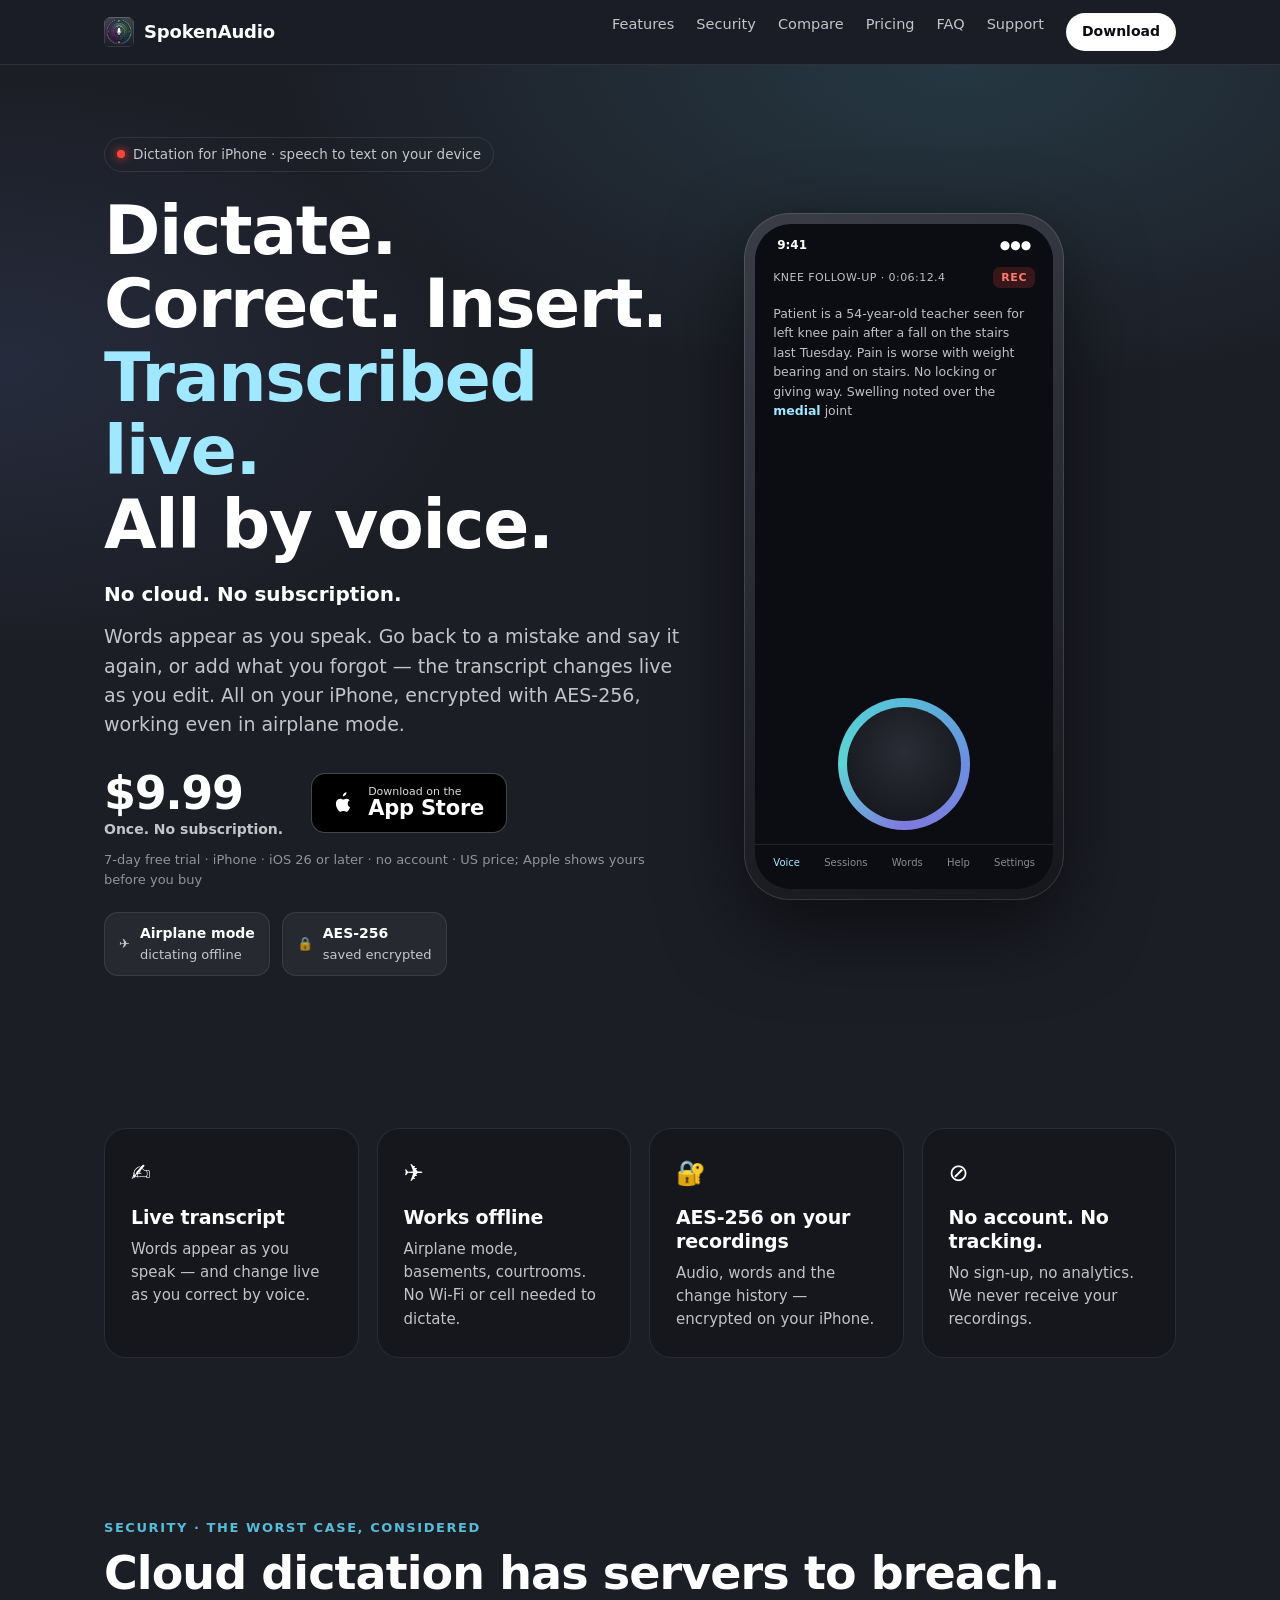
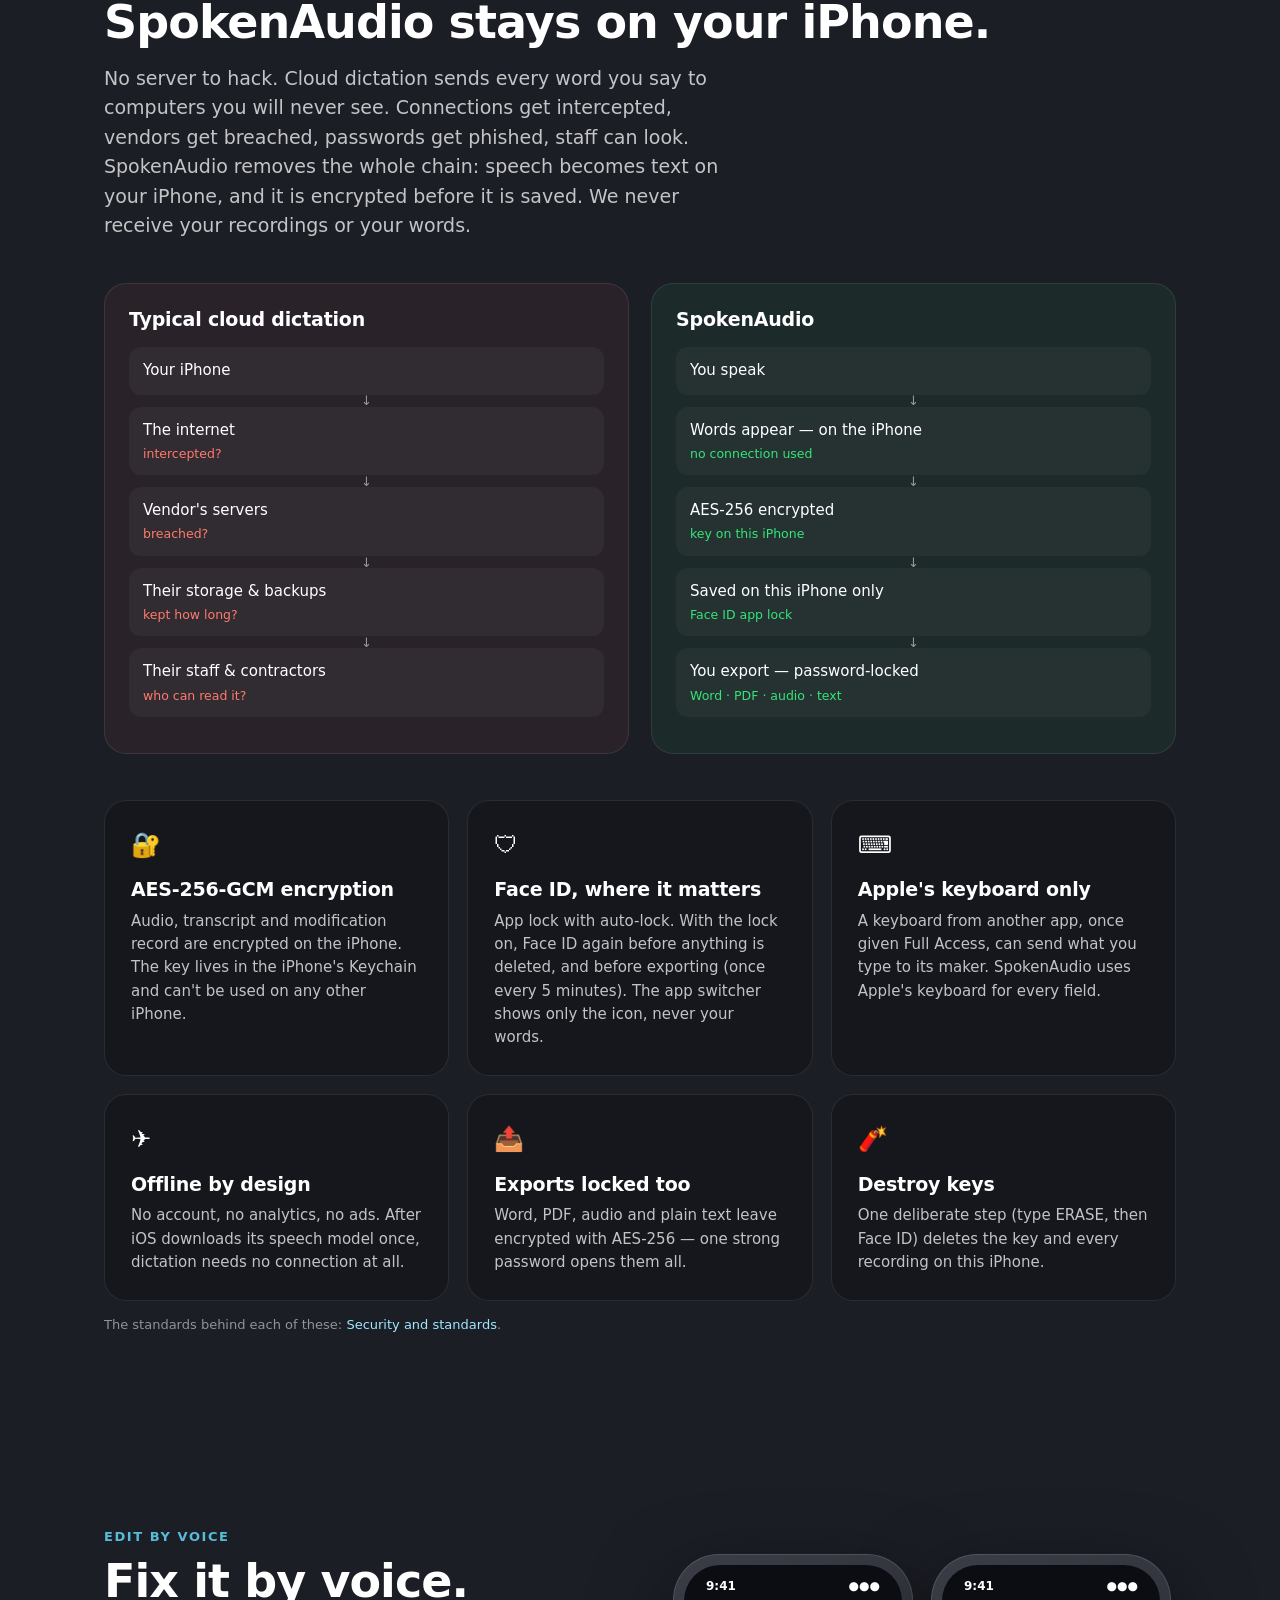
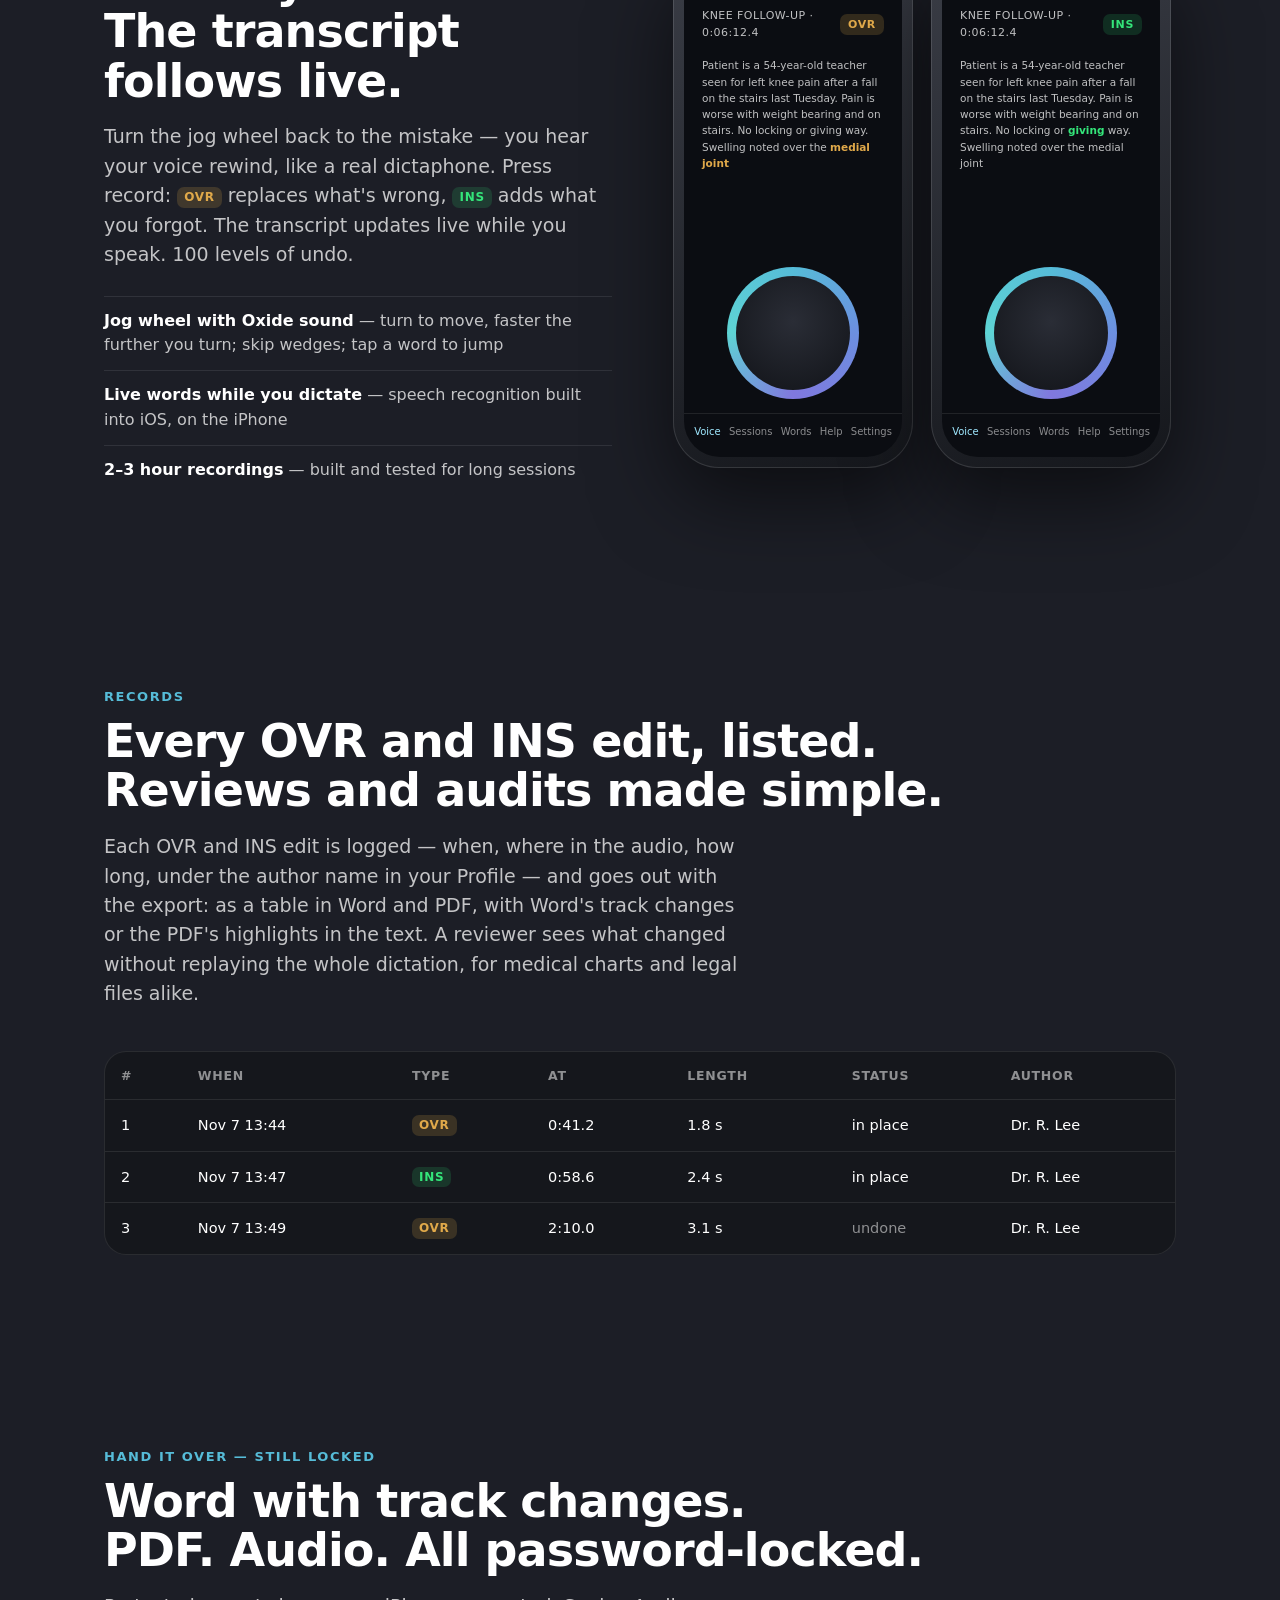
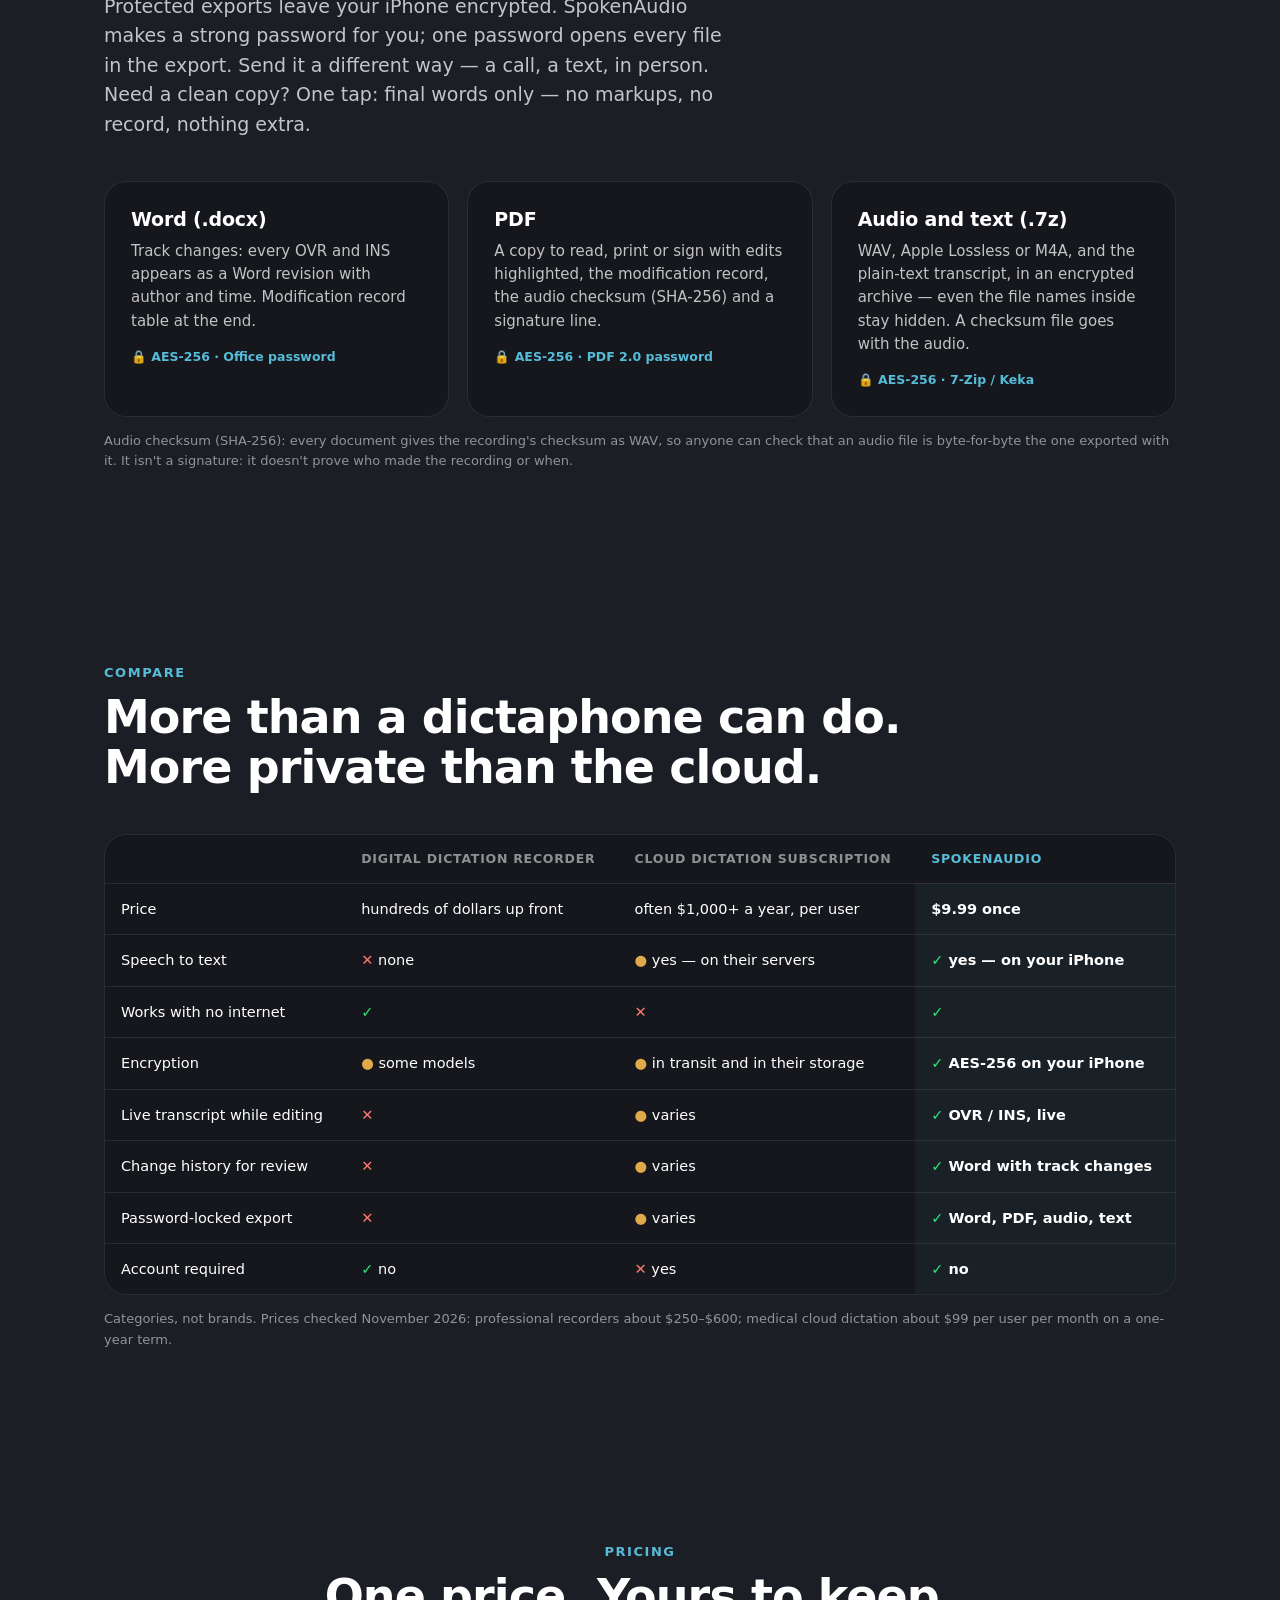
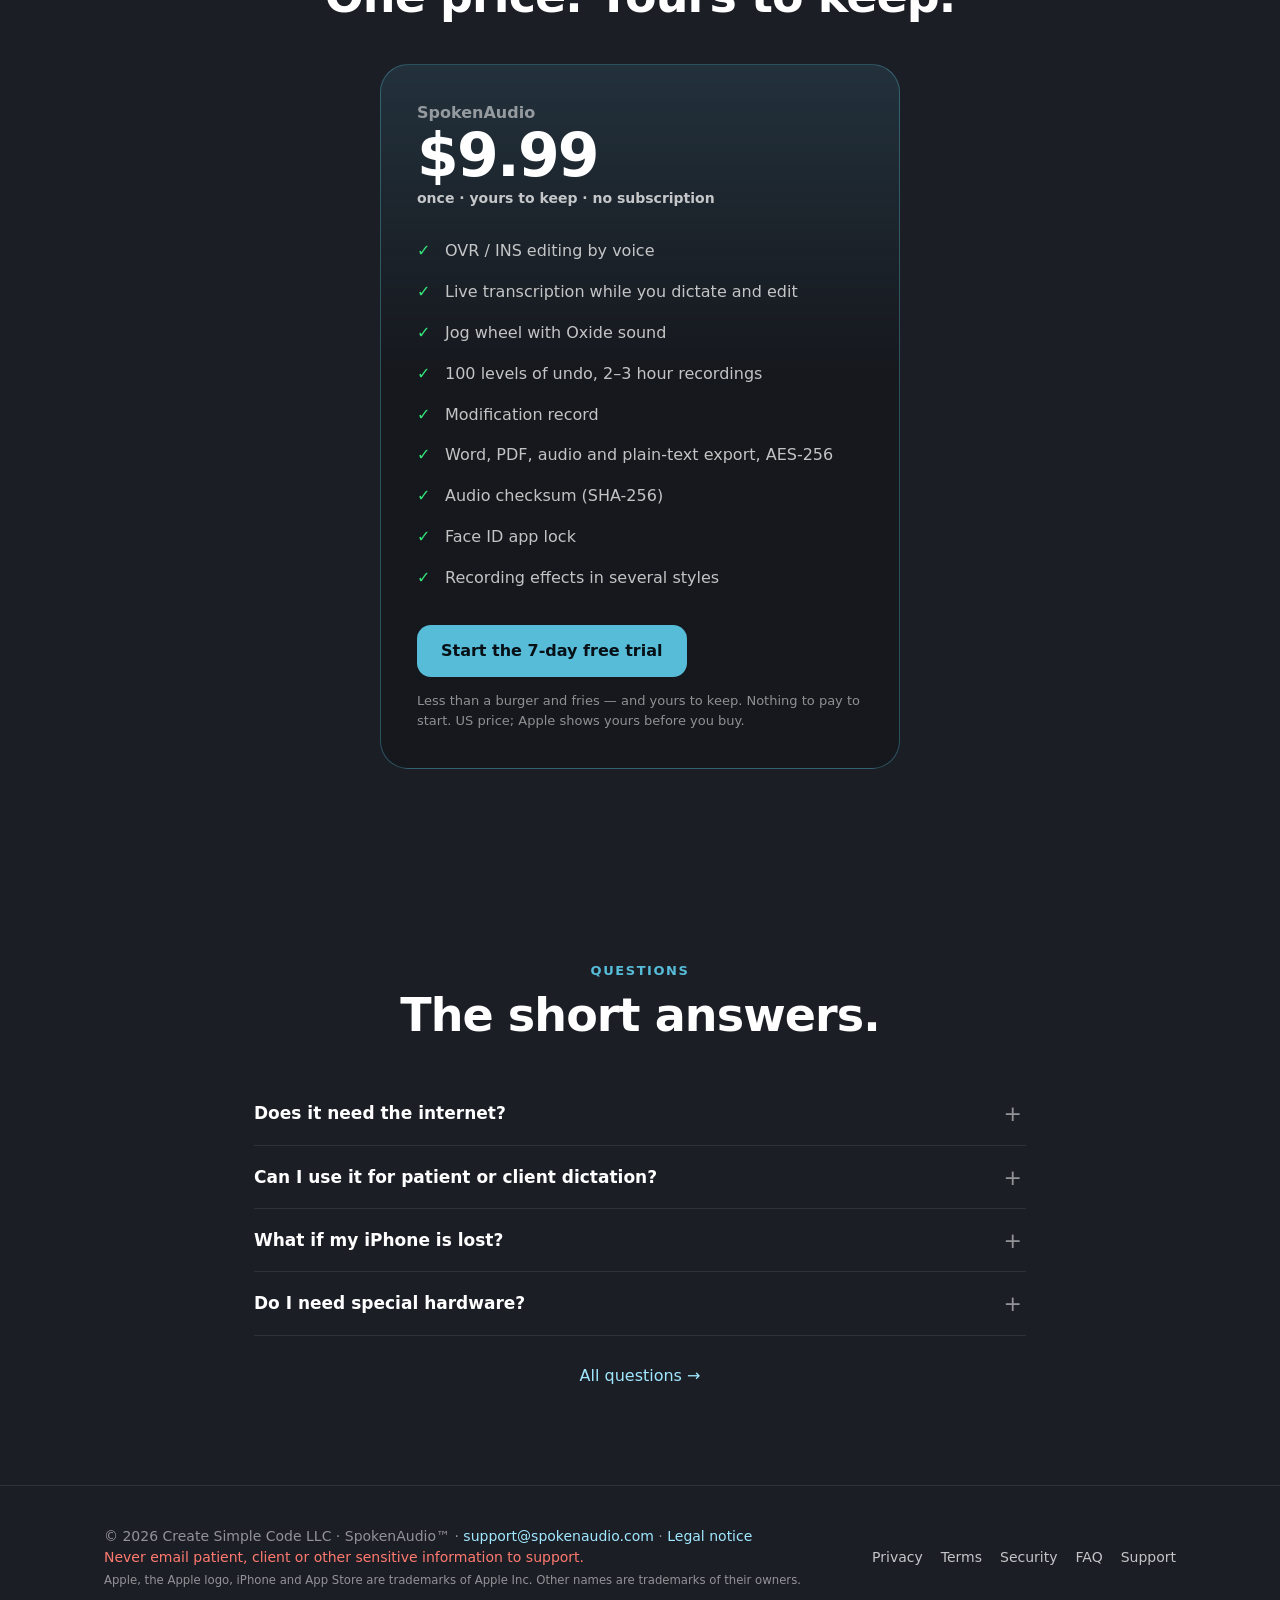
<file: index.html>
<!doctype html>
<html lang="en">
<head>
<meta charset="utf-8">
<meta name="viewport" content="width=device-width, initial-scale=1">
<title>SpokenAudio — Dictation for iPhone, transcribed live, all on your device</title>
<meta name="description" content="Dictate, correct and insert by voice, with a live transcript. On your iPhone, encrypted with AES-256, no cloud, no subscription. $9.99 once after a 7-day free trial.">
<meta name="theme-color" content="#1C1E26">
<link rel="icon" href="/spokenaudio-icon.png">
<link rel="apple-touch-icon" href="/spokenaudio-icon.png">
<meta property="og:title" content="SpokenAudio — Dictation for iPhone, transcribed live, all on your device">
<meta property="og:description" content="Dictate, correct and insert by voice, with a live transcript. On your iPhone, encrypted with AES-256, no cloud, no subscription. $9.99 once after a 7-day free trial.">
<meta property="og:image" content="https://spokenaudio.com/spokenaudio-icon.png">
<meta name="apple-itunes-app" content="app-id=6761037168">
<link rel="stylesheet" href="/assets/site.css">
</head>
<body>
<header class="nav"><div class="wrap">
<a class="brand" href="/"><img src="/spokenaudio-icon.png" alt="">SpokenAudio</a>
<nav>
<a href="/#features" class="hide-s">Features</a><a href="/#security" class="hide-s">Security</a><a href="/#compare" class="hide-s">Compare</a><a href="/#pricing" class="hide-s">Pricing</a><a href="/faq/" class="">FAQ</a><a href="/support/" class="">Support</a><a class="cta" href="https://apps.apple.com/app/id6761037168">Download</a>
</nav>
</div></header>
<main>

<section class="hero"><div class="wrap">
<div>
<div class="badge"><i></i>Dictation for iPhone · speech to text on your device</div>
<h1>Dictate. Correct. Insert.<br><span class="live">Transcribed live.</span><br>All by voice.</h1>
<p class="tagline">No cloud. No subscription.</p>
<p class="lead">Words appear as you speak. Go back to a mistake and say it again, or add what you forgot — the transcript changes live as you edit. All on your iPhone, encrypted with AES-256, working even in airplane mode.</p>
<div class="price-row">
<div class="price">$9.99<small>Once. No subscription.</small></div>
<a class="appstore" href="https://apps.apple.com/app/id6761037168"><svg viewBox="0 0 24 24" aria-hidden="true"><path d="M16.37 12.6c.02 2.43 2.13 3.24 2.15 3.25-.02.06-.34 1.15-1.11 2.28-.67.98-1.36 1.95-2.45 1.97-1.07.02-1.42-.63-2.64-.63-1.23 0-1.61.61-2.62.65-1.05.04-1.86-1.06-2.53-2.03-1.38-1.99-2.43-5.62-1.02-8.07.7-1.22 1.95-1.99 3.31-2.01 1.03-.02 2.01.7 2.64.7.63 0 1.81-.86 3.06-.73.52.02 1.98.21 2.92 1.59-.08.05-1.74 1.02-1.71 3.03M14.35 4.58c.56-.68.94-1.62.83-2.56-.81.03-1.79.54-2.37 1.21-.52.6-.98 1.56-.86 2.48.9.07 1.83-.46 2.4-1.13"/></svg><span><small>Download on the</small><b>App Store</b></span></a>
</div>
<p class="fineprint">7-day free trial · iPhone · iOS 26 or later · no account · US price; Apple shows yours before you buy</p>
<div class="chips">
<div class="chip">✈︎<span><b>Airplane mode</b>dictating offline</span></div>
<div class="chip">🔒<span><b>AES-256</b>saved encrypted</span></div>
</div>
</div>
<div class="phone" aria-hidden="true"><div class="screen"><!-- Screen recording 1 · dictating, words appearing live: replace this mock with <video autoplay muted loop playsinline src=…> -->
<div class="status"><span>9:41</span><span>●●●</span></div>
<div class="title"><span>KNEE FOLLOW-UP · 0:06:12.4</span><span class="mode rec">REC</span></div>
<div class="text">Patient is a 54-year-old teacher seen for left knee pain after a fall on the stairs last Tuesday. Pain is worse with weight bearing and on stairs. No locking or giving way. Swelling noted over the <mark>medial</mark> joint</div>
<div class="wheel rec"></div>
<div class="tabs"><span>Voice</span><span>Sessions</span><span>Words</span><span>Help</span><span>Settings</span></div>
</div></div>
</div></section>

<section id="features" class="tight"><div class="wrap">
<div class="grid g4">
<div class="card"><div class="ico">✍︎</div><h3>Live transcript</h3><p>Words appear as you speak — and change live as you correct by voice.</p></div>
<div class="card"><div class="ico">✈︎</div><h3>Works offline</h3><p>Airplane mode, basements, courtrooms. No Wi-Fi or cell needed to dictate.</p></div>
<div class="card"><div class="ico">🔐</div><h3>AES-256 on your recordings</h3><p>Audio, words and the change history — encrypted on your iPhone.</p></div>
<div class="card"><div class="ico">⊘</div><h3>No account. No tracking.</h3><p>No sign-up, no analytics. We never receive your recordings.</p></div>
</div>
</div></section>

<section id="security"><div class="wrap">
<div class="sec-head">
<div class="eyebrow">Security · the worst case, considered</div>
<h2>Cloud dictation has servers to breach.<br>SpokenAudio stays on your iPhone.</h2>
<p class="lead">No server to hack. Cloud dictation sends every word you say to computers you will never see. Connections get intercepted, vendors get breached, passwords get phished, staff can look. SpokenAudio removes the whole chain: speech becomes text on your iPhone, and it is encrypted before it is saved. We never receive your recordings or your words.</p>
</div>
<div class="chains">
<div class="chain cloud"><h3>Typical cloud dictation</h3><ol>
<li>Your iPhone</li>
<li>The internet<em>intercepted?</em></li>
<li>Vendor's servers<em>breached?</em></li>
<li>Their storage &amp; backups<em>kept how long?</em></li>
<li>Their staff &amp; contractors<em>who can read it?</em></li>
</ol></div>
<div class="chain ours"><h3>SpokenAudio</h3><ol>
<li>You speak</li>
<li>Words appear — on the iPhone<em>no connection used</em></li>
<li>AES-256 encrypted<em>key on this iPhone</em></li>
<li>Saved on this iPhone only<em>Face ID app lock</em></li>
<li>You export — password-locked<em>Word · PDF · audio · text</em></li>
</ol></div>
</div>
<div class="grid g3">
<div class="card"><div class="ico">🔐</div><h3>AES-256-GCM encryption</h3><p>Audio, transcript and modification record are encrypted on the iPhone. The key lives in the iPhone's Keychain and can't be used on any other iPhone.</p></div>
<div class="card"><div class="ico">🛡</div><h3>Face ID, where it matters</h3><p>App lock with auto-lock. With the lock on, Face ID again before anything is deleted, and before exporting (once every 5 minutes). The app switcher shows only the icon, never your words.</p></div>
<div class="card"><div class="ico">⌨︎</div><h3>Apple's keyboard only</h3><p>A keyboard from another app, once given Full Access, can send what you type to its maker. SpokenAudio uses Apple's keyboard for every field.</p></div>
<div class="card"><div class="ico">✈︎</div><h3>Offline by design</h3><p>No account, no analytics, no ads. After iOS downloads its speech model once, dictation needs no connection at all.</p></div>
<div class="card"><div class="ico">📤</div><h3>Exports locked too</h3><p>Word, PDF, audio and plain text leave encrypted with AES-256 — one strong password opens them all.</p></div>
<div class="card"><div class="ico">🧨</div><h3>Destroy keys</h3><p>One deliberate step (type ERASE, then Face ID) deletes the key and every recording on this iPhone.</p></div>
</div>
<p class="note">The standards behind each of these: <a href="/security/">Security and standards</a>.</p>
</div></section>

<section><div class="wrap split">
<div>
<div class="eyebrow">Edit by voice</div>
<h2 style="margin:10px 0 16px">Fix it by voice.<br>The transcript follows live.</h2>
<p class="lead">Turn the jog wheel back to the mistake — you hear your voice rewind, like a real dictaphone. Press record: <span class="tag ovr">OVR</span> replaces what's wrong, <span class="tag ins">INS</span> adds what you forgot. The transcript updates live while you speak. 100 levels of undo.</p>
<ul class="bullets">
<li><b>Jog wheel with Oxide sound</b> — turn to move, faster the further you turn; skip wedges; tap a word to jump</li>
<li><b>Live words while you dictate</b> — speech recognition built into iOS, on the iPhone</li>
<li><b>2–3 hour recordings</b> — built and tested for long sessions</li>
</ul>
</div>
<div class="phones">
<div class="phone" aria-hidden="true"><div class="screen"><!-- Screen recording 2 · OVR fix: replace this mock with <video autoplay muted loop playsinline src=…> -->
<div class="status"><span>9:41</span><span>●●●</span></div>
<div class="title"><span>KNEE FOLLOW-UP · 0:06:12.4</span><span class="mode ovr">OVR</span></div>
<div class="text">Patient is a 54-year-old teacher seen for left knee pain after a fall on the stairs last Tuesday. Pain is worse with weight bearing and on stairs. No locking or giving way. Swelling noted over the <span class="ovr">medial joint</span></div>
<div class="wheel"></div>
<div class="tabs"><span>Voice</span><span>Sessions</span><span>Words</span><span>Help</span><span>Settings</span></div>
</div></div>
<div class="phone" aria-hidden="true"><div class="screen"><!-- Screen recording 3 · INS add: replace this mock with <video autoplay muted loop playsinline src=…> -->
<div class="status"><span>9:41</span><span>●●●</span></div>
<div class="title"><span>KNEE FOLLOW-UP · 0:06:12.4</span><span class="mode ins">INS</span></div>
<div class="text">Patient is a 54-year-old teacher seen for left knee pain after a fall on the stairs last Tuesday. Pain is worse with weight bearing and on stairs. No locking or <span class="ins">giving</span> way. Swelling noted over the medial joint</div>
<div class="wheel"></div>
<div class="tabs"><span>Voice</span><span>Sessions</span><span>Words</span><span>Help</span><span>Settings</span></div>
</div></div>
</div>
</div></section>

<section><div class="wrap">
<div class="sec-head">
<div class="eyebrow">Records</div>
<h2>Every OVR and INS edit, listed.<br>Reviews and audits made simple.</h2>
<p class="lead">Each OVR and INS edit is logged — when, where in the audio, how long, under the author name in your Profile — and goes out with the export: as a table in Word and PDF, with Word's track changes or the PDF's highlights in the text. A reviewer sees what changed without replaying the whole dictation, for medical charts and legal files alike.</p>
</div>
<div class="table-wrap"><table>
<thead><tr><th>#</th><th>When</th><th>Type</th><th>At</th><th>Length</th><th>Status</th><th>Author</th></tr></thead>
<tbody>
<tr><td>1</td><td>Nov 7 13:44</td><td><span class="tag ovr">OVR</span></td><td>0:41.2</td><td>1.8 s</td><td>in place</td><td>Dr. R. Lee</td></tr>
<tr><td>2</td><td>Nov 7 13:47</td><td><span class="tag ins">INS</span></td><td>0:58.6</td><td>2.4 s</td><td>in place</td><td>Dr. R. Lee</td></tr>
<tr><td>3</td><td>Nov 7 13:49</td><td><span class="tag ovr">OVR</span></td><td>2:10.0</td><td>3.1 s</td><td class="muted">undone</td><td>Dr. R. Lee</td></tr>
</tbody></table></div>
</div></section>

<section id="export"><div class="wrap">
<div class="sec-head">
<div class="eyebrow">Hand it over — still locked</div>
<h2>Word with track changes.<br>PDF. Audio. All password-locked.</h2>
<p class="lead">Protected exports leave your iPhone encrypted. SpokenAudio makes a strong password for you; one password opens every file in the export. Send it a different way — a call, a text, in person. Need a clean copy? One tap: final words only — no markups, no record, nothing extra.</p>
</div>
<div class="grid g3">
<div class="card"><h3>Word (.docx)</h3><p>Track changes: every OVR and INS appears as a Word revision with author and time. Modification record table at the end.</p><div class="lock">🔒 AES-256 · Office password</div></div>
<div class="card"><h3>PDF</h3><p>A copy to read, print or sign with edits highlighted, the modification record, the audio checksum (SHA-256) and a signature line.</p><div class="lock">🔒 AES-256 · PDF 2.0 password</div></div>
<div class="card"><h3>Audio and text (.7z)</h3><p>WAV, Apple Lossless or M4A, and the plain-text transcript, in an encrypted archive — even the file names inside stay hidden. A checksum file goes with the audio.</p><div class="lock">🔒 AES-256 · 7-Zip / Keka</div></div>
</div>
<p class="note">Audio checksum (SHA-256): every document gives the recording's checksum as WAV, so anyone can check that an audio file is byte-for-byte the one exported with it. It isn't a signature: it doesn't prove who made the recording or when.</p>
</div></section>

<section id="compare"><div class="wrap">
<div class="sec-head">
<div class="eyebrow">Compare</div>
<h2>More than a dictaphone can do.<br>More private than the cloud.</h2>
</div>
<div class="table-wrap"><table>
<thead><tr><th></th><th>Digital dictation recorder</th><th>Cloud dictation subscription</th><th class="us">SpokenAudio</th></tr></thead>
<tbody>
<tr><td>Price</td><td>hundreds of dollars up front</td><td>often $1,000+ a year, per user</td><td class="us">$9.99 once</td></tr>
<tr><td>Speech to text</td><td><span class="no">✕</span> none</td><td><span class="some">●</span> yes — on their servers</td><td class="us"><span class="yes">✓</span> yes — on your iPhone</td></tr>
<tr><td>Works with no internet</td><td><span class="yes">✓</span></td><td><span class="no">✕</span></td><td class="us"><span class="yes">✓</span></td></tr>
<tr><td>Encryption</td><td><span class="some">●</span> some models</td><td><span class="some">●</span> in transit and in their storage</td><td class="us"><span class="yes">✓</span> AES-256 on your iPhone</td></tr>
<tr><td>Live transcript while editing</td><td><span class="no">✕</span></td><td><span class="some">●</span> varies</td><td class="us"><span class="yes">✓</span> OVR / INS, live</td></tr>
<tr><td>Change history for review</td><td><span class="no">✕</span></td><td><span class="some">●</span> varies</td><td class="us"><span class="yes">✓</span> Word with track changes</td></tr>
<tr><td>Password-locked export</td><td><span class="no">✕</span></td><td><span class="some">●</span> varies</td><td class="us"><span class="yes">✓</span> Word, PDF, audio, text</td></tr>
<tr><td>Account required</td><td><span class="yes">✓</span> no</td><td><span class="no">✕</span> yes</td><td class="us"><span class="yes">✓</span> no</td></tr>
</tbody></table></div>
<p class="note">Categories, not brands. Prices checked November 2026: professional recorders about $250–$600; medical cloud dictation about $99 per user per month on a one-year term.</p>
</div></section>

<section id="pricing" class="center"><div class="wrap">
<div class="sec-head"><div class="eyebrow">Pricing</div><h2 style="margin-top:10px">One price. Yours to keep.</h2></div>
<div class="pricing">
<div class="muted" style="font-weight:650">SpokenAudio</div>
<div class="price">$9.99<small>once · yours to keep · no subscription</small></div>
<ul>
<li>OVR / INS editing by voice</li>
<li>Live transcription while you dictate and edit</li>
<li>Jog wheel with Oxide sound</li>
<li>100 levels of undo, 2–3 hour recordings</li>
<li>Modification record</li>
<li>Word, PDF, audio and plain-text export, AES-256</li>
<li>Audio checksum (SHA-256)</li>
<li>Face ID app lock</li>
<li>Recording effects in several styles</li>
</ul>
<a class="btn" href="https://apps.apple.com/app/id6761037168">Start the 7-day free trial</a>
<p class="fineprint" style="margin-top:14px">Less than a burger and fries — and yours to keep. Nothing to pay to start. US price; Apple shows yours before you buy.</p>
</div>
</div></section>

<section><div class="wrap" style="max-width:820px">
<div class="sec-head center"><div class="eyebrow">Questions</div><h2 style="margin-top:10px">The short answers.</h2></div>
<details><summary>Does it need the internet?</summary><div class="a"><p>Only twice: once when iOS downloads its speech model, and to buy or restore. Dictating, editing and exporting work with no connection.</p></div></details>
<details><summary>Can I use it for patient or client dictation?</summary><div class="a"><p>Many professionals use it: speech recognition on the iPhone, AES-256 encryption, Face ID, and we never receive your recordings or words. Whether it fits your obligations — HIPAA, privilege, GDPR — is your decision; check with your compliance officer.</p></div></details>
<details><summary>What if my iPhone is lost?</summary><div class="a"><p>A locked iPhone protects your recordings — use a strong passcode and turn on SpokenAudio's app lock.</p></div></details>
<details><summary>Do I need special hardware?</summary><div class="a"><p>No. The iPhone's microphone, AirPods or a Bluetooth headset — no foot pedal, no recorder, no transcription service.</p></div></details>
<p class="center" style="margin-top:28px"><a href="/faq/">All questions →</a></p>
</div></section>

</main>
<footer><div class="wrap">
<div>© 2026 Create Simple Code LLC · SpokenAudio™ · <a href="mailto:support@spokenaudio.com">support@spokenaudio.com</a> · <a href="/legal/">Legal notice</a><br><span class="warn">Never email patient, client or other sensitive information to support.</span><br><small>Apple, the Apple logo, iPhone and App Store are trademarks of Apple Inc. Other names are trademarks of their owners.</small></div>
<nav><a href="/privacy/">Privacy</a><a href="/terms/">Terms</a><a href="/security/">Security</a><a href="/faq/">FAQ</a><a href="/support/">Support</a></nav>
</div></footer>
</body>
</html>
</file>
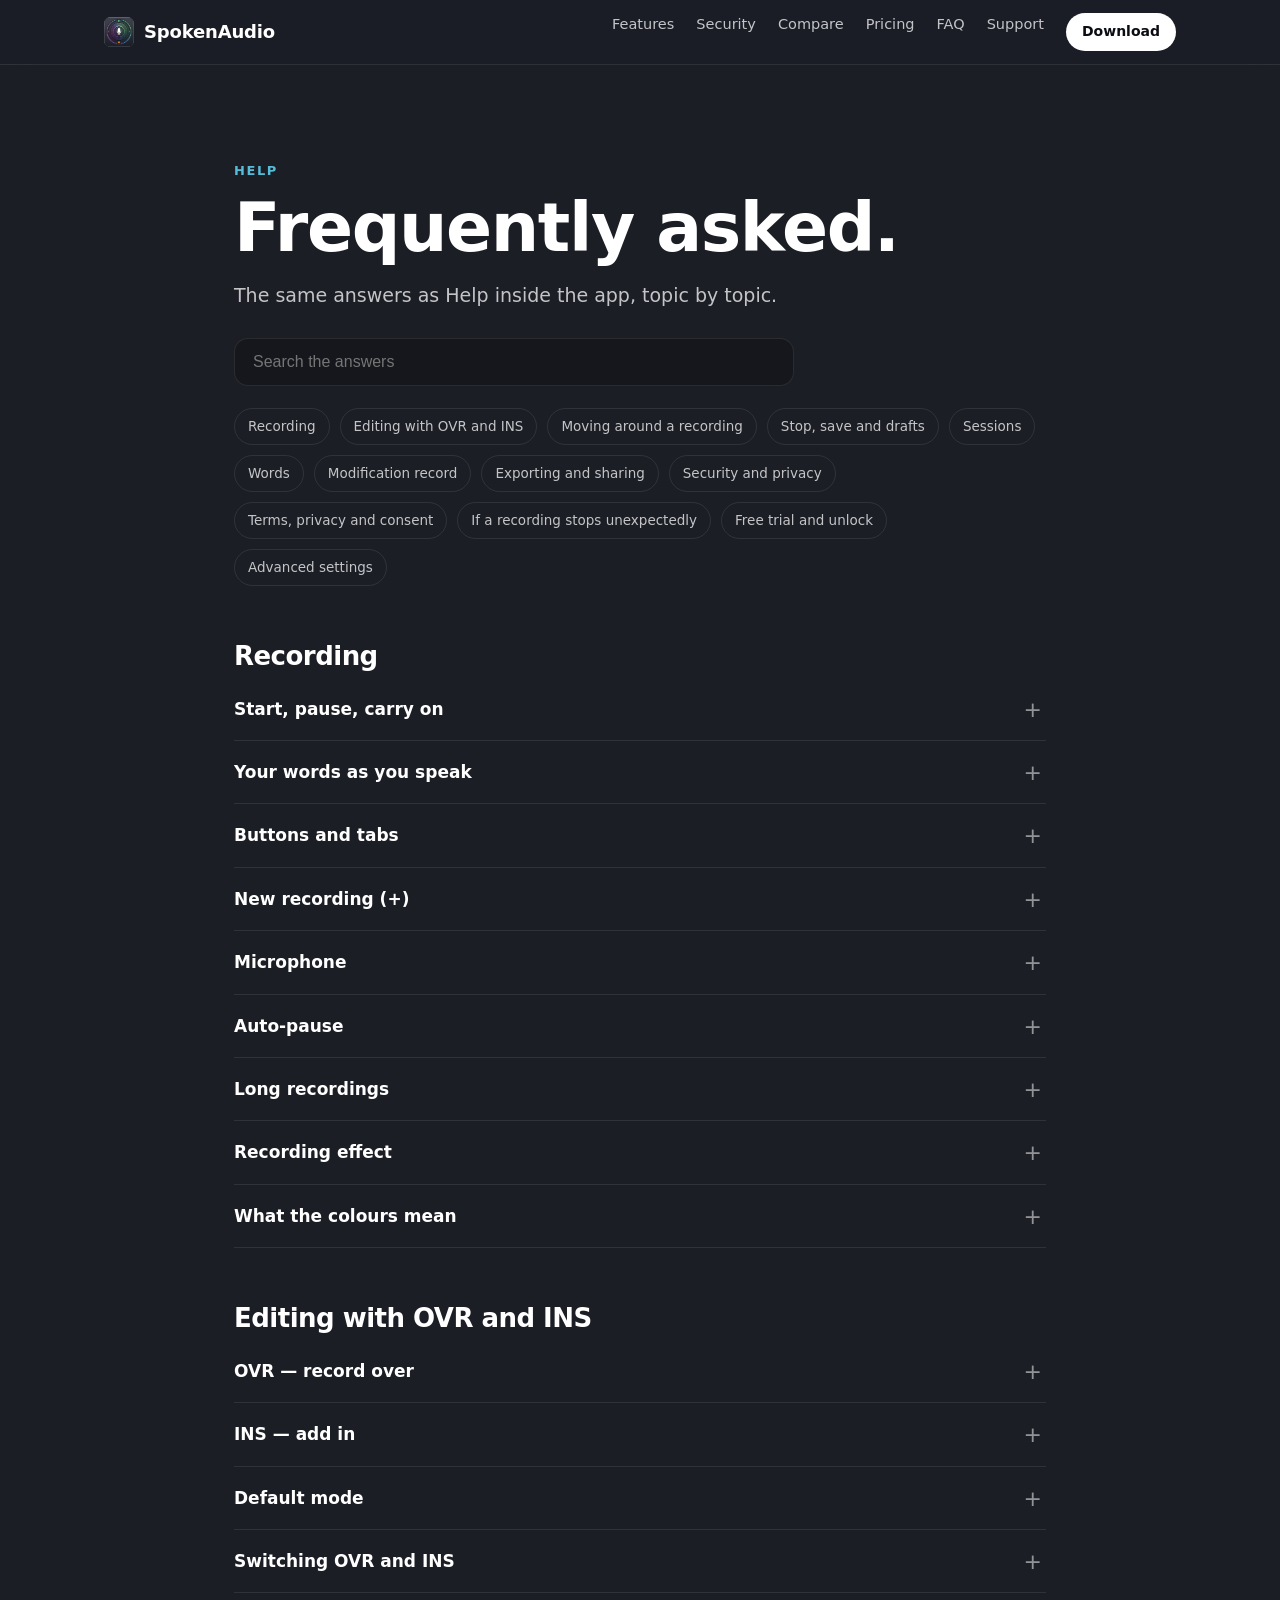
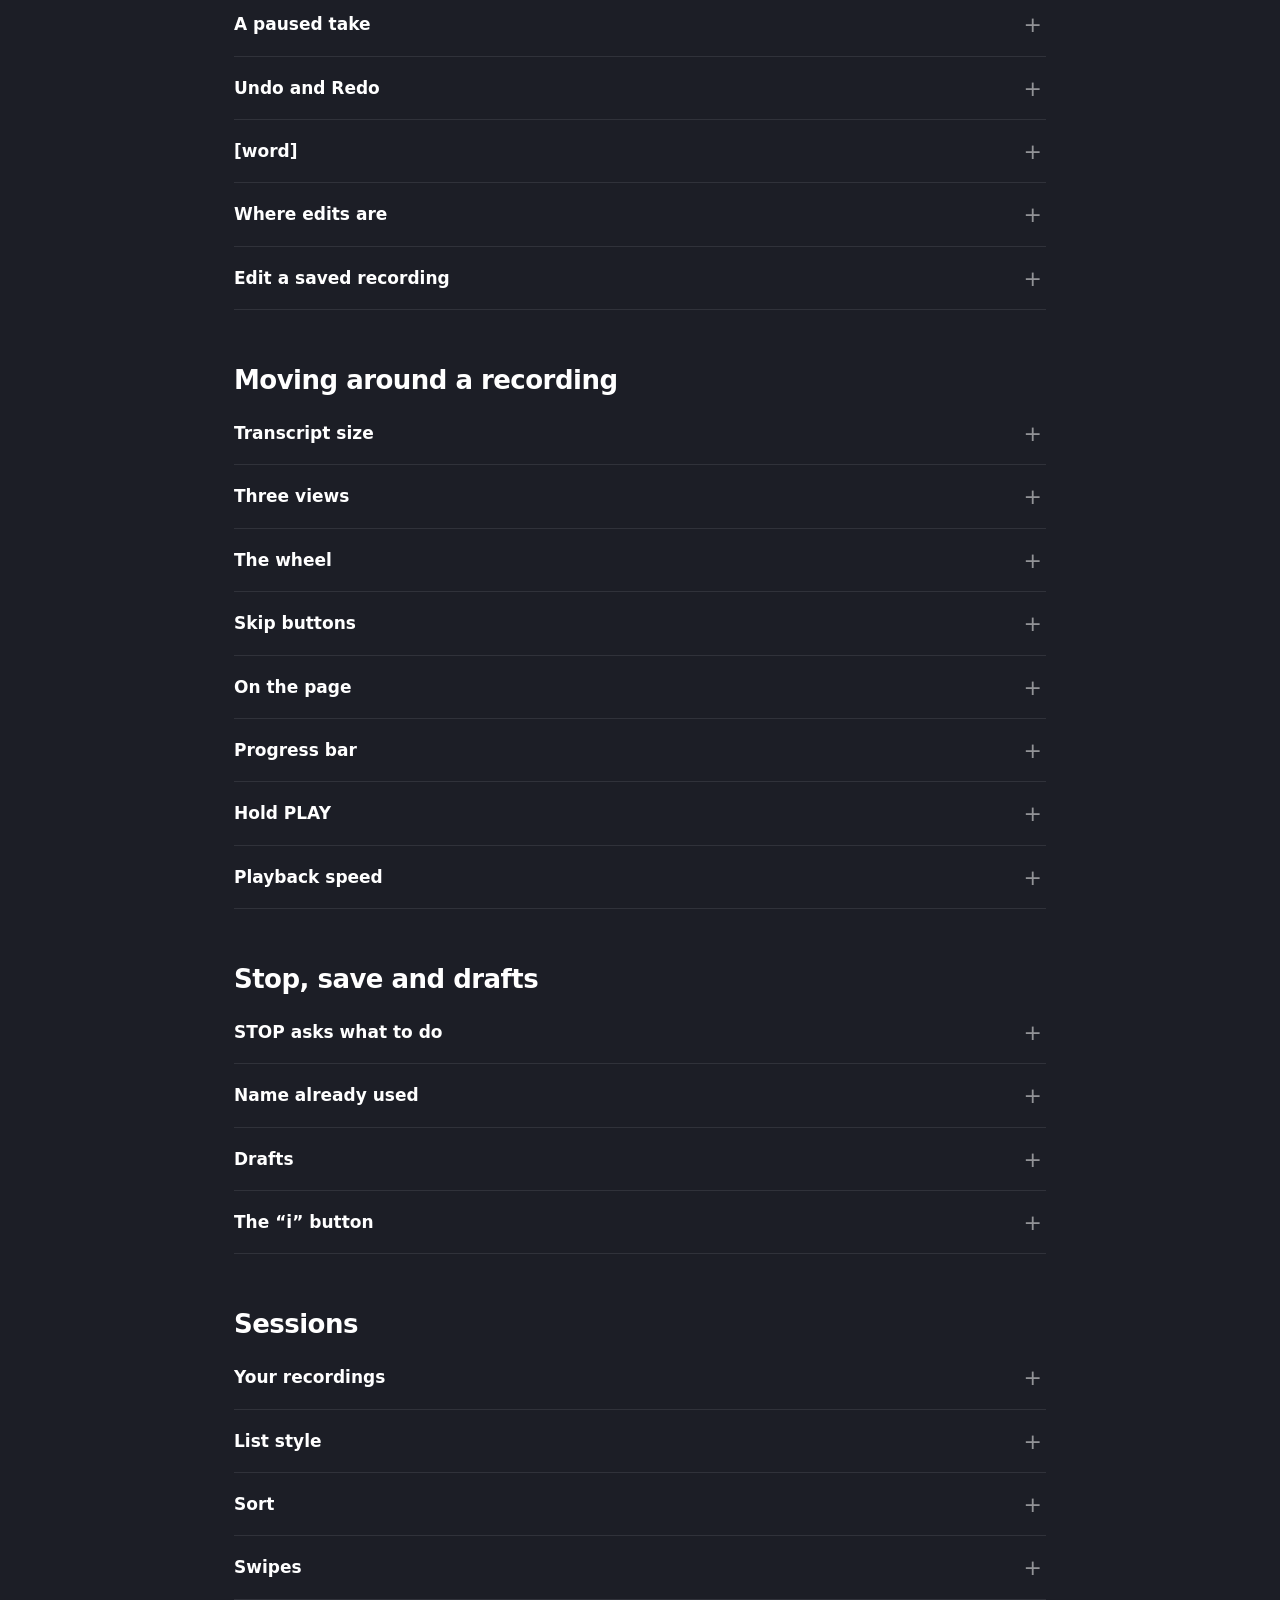
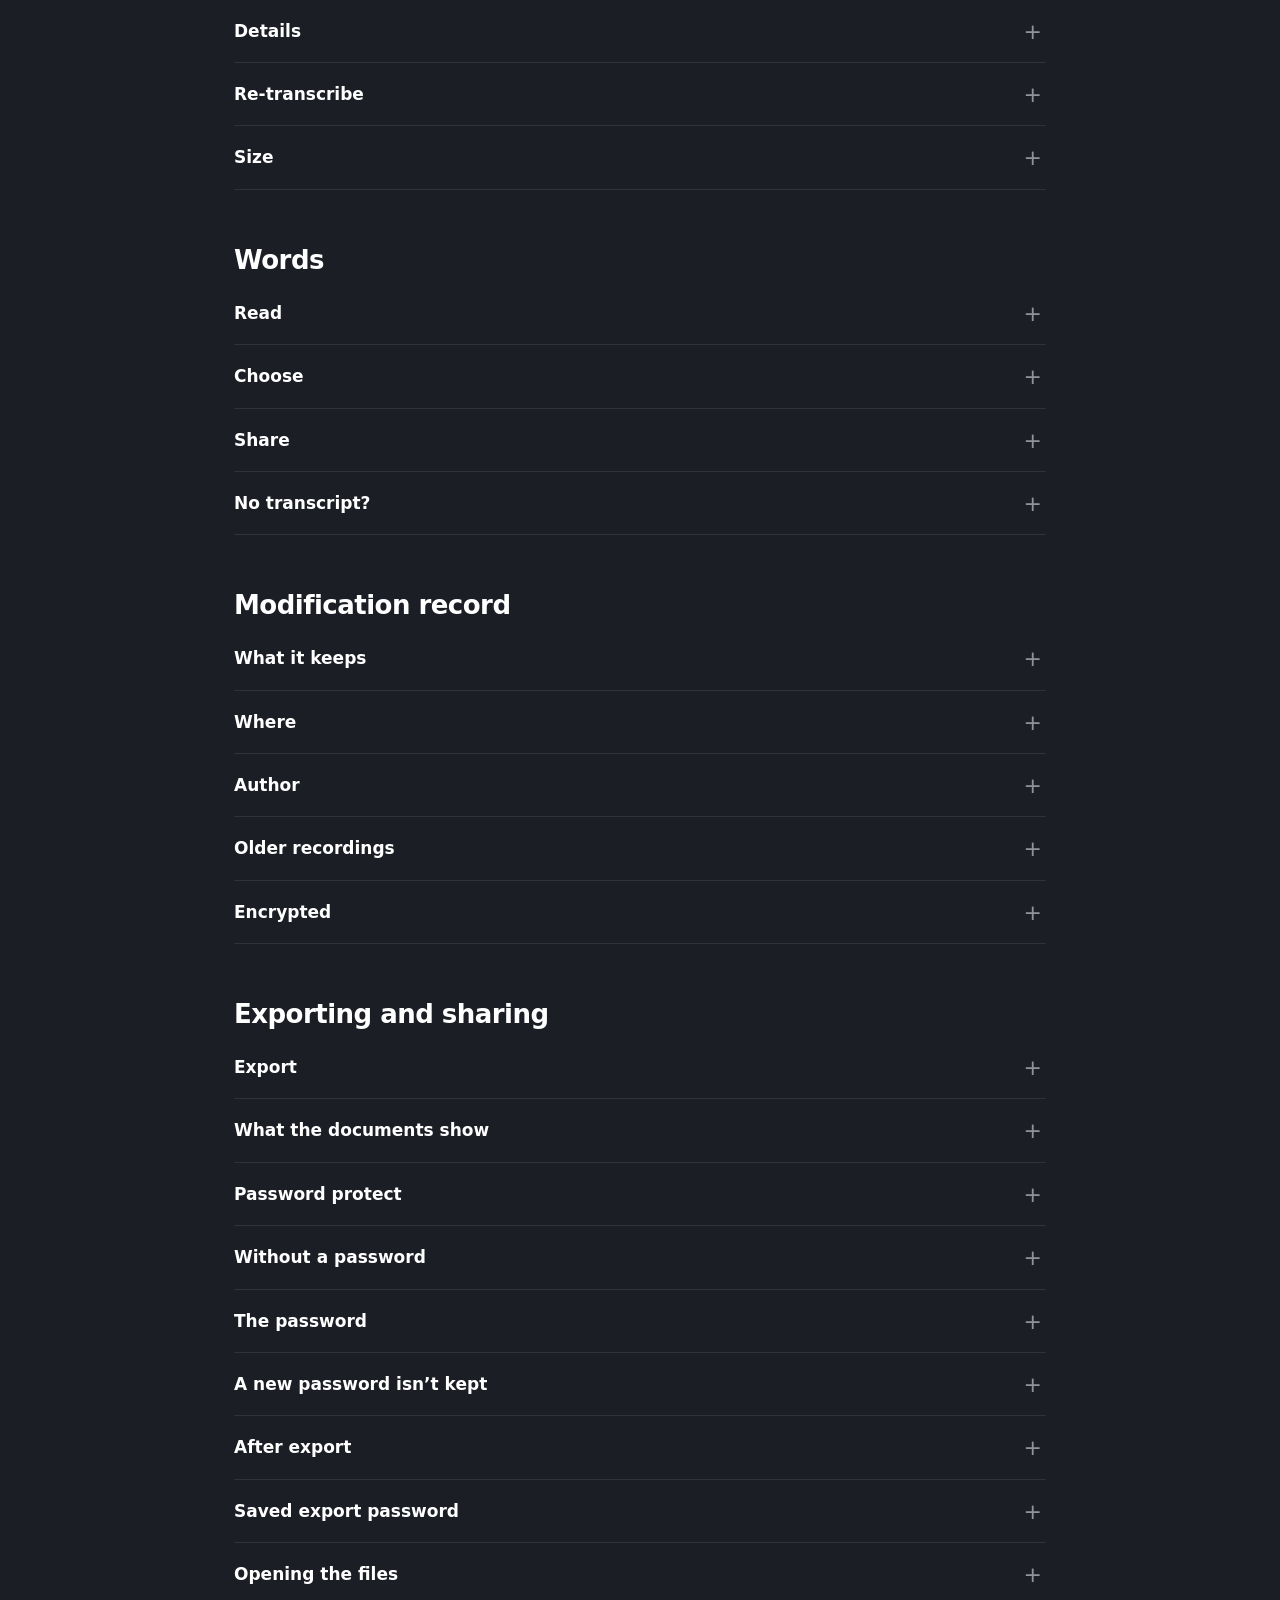
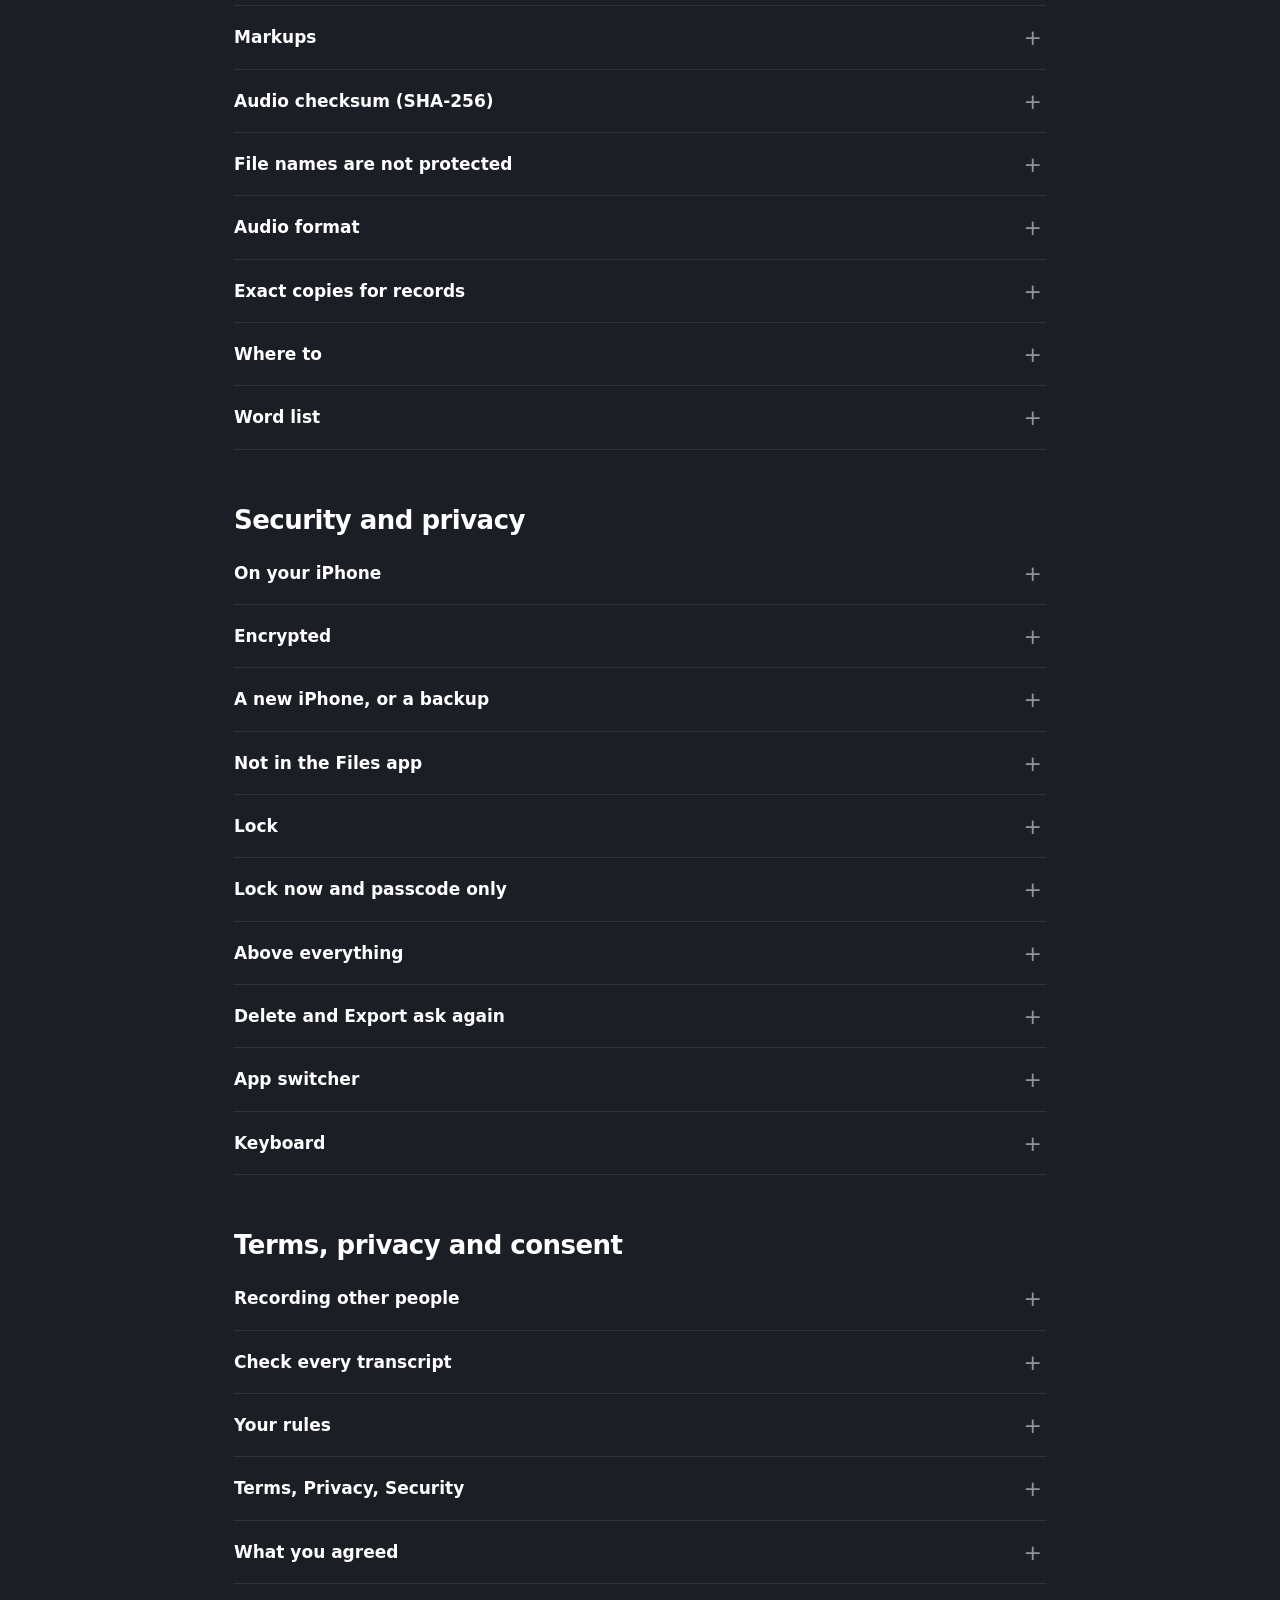
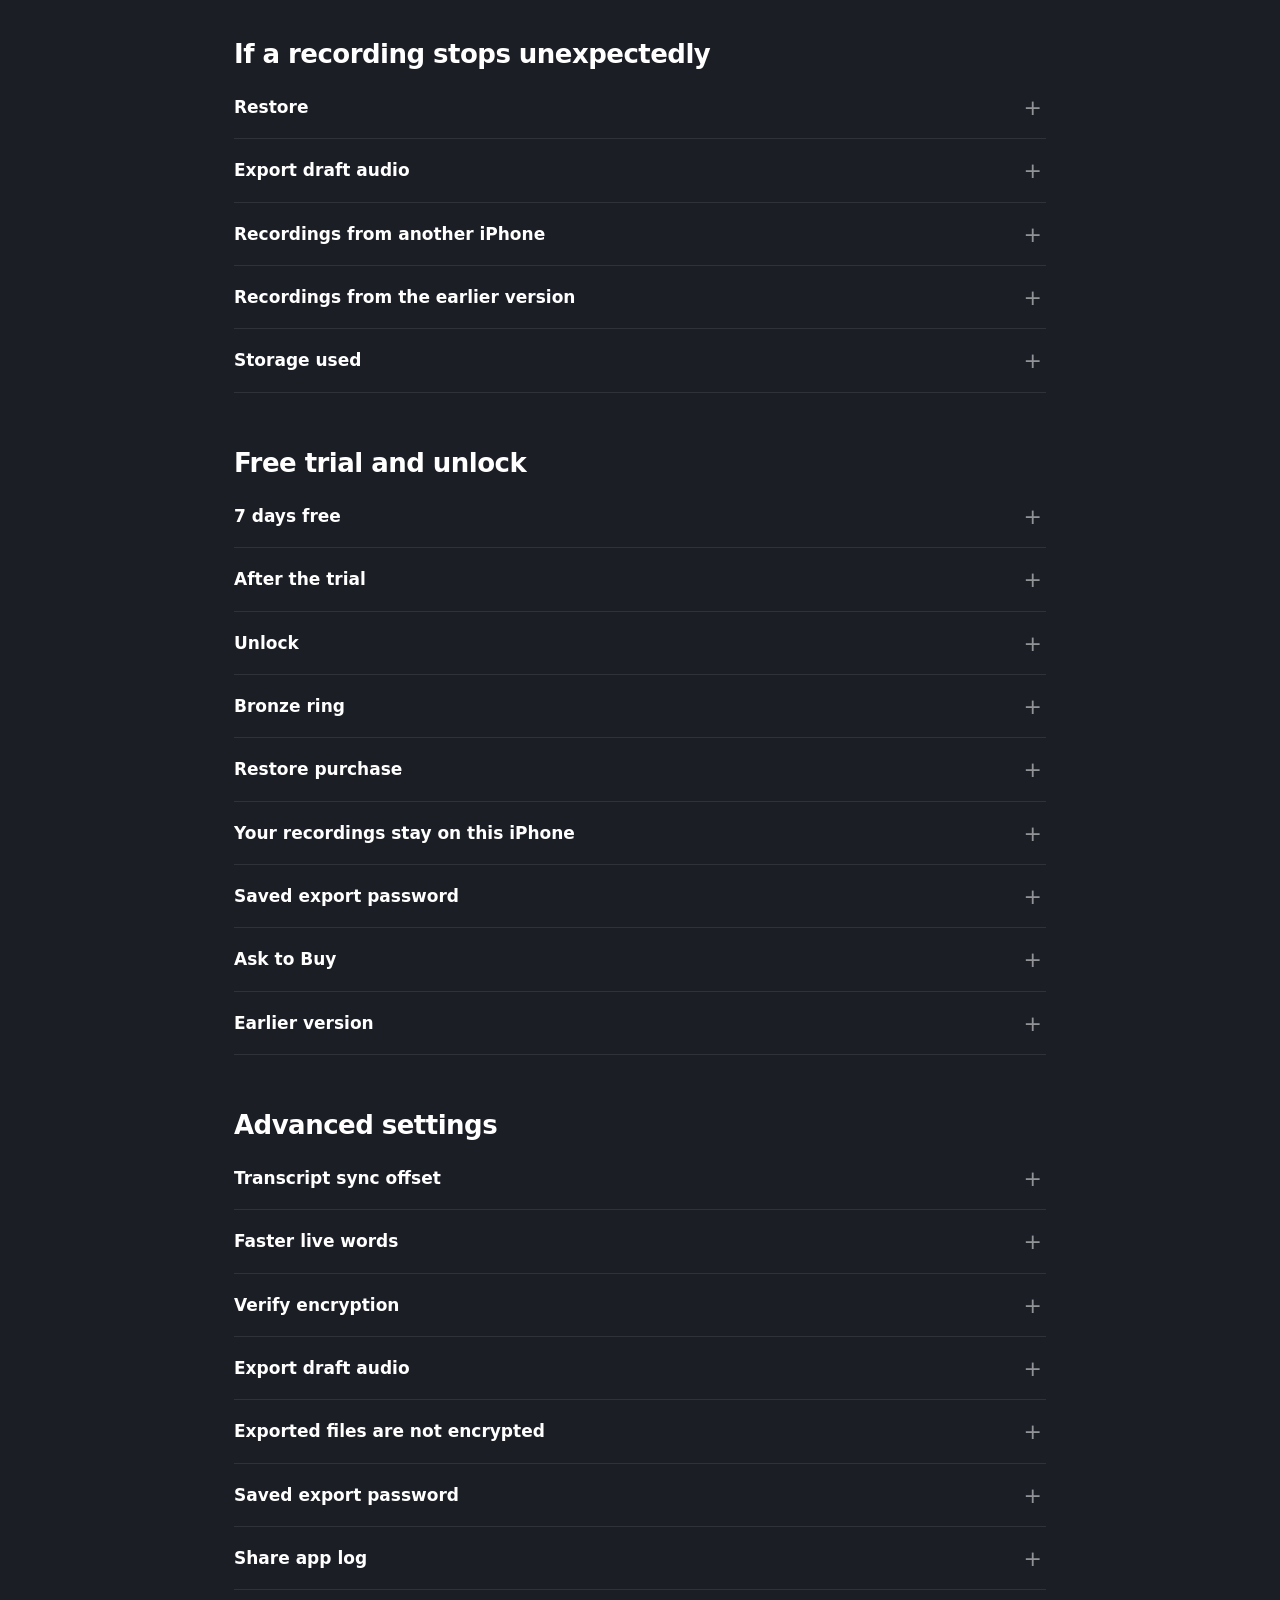
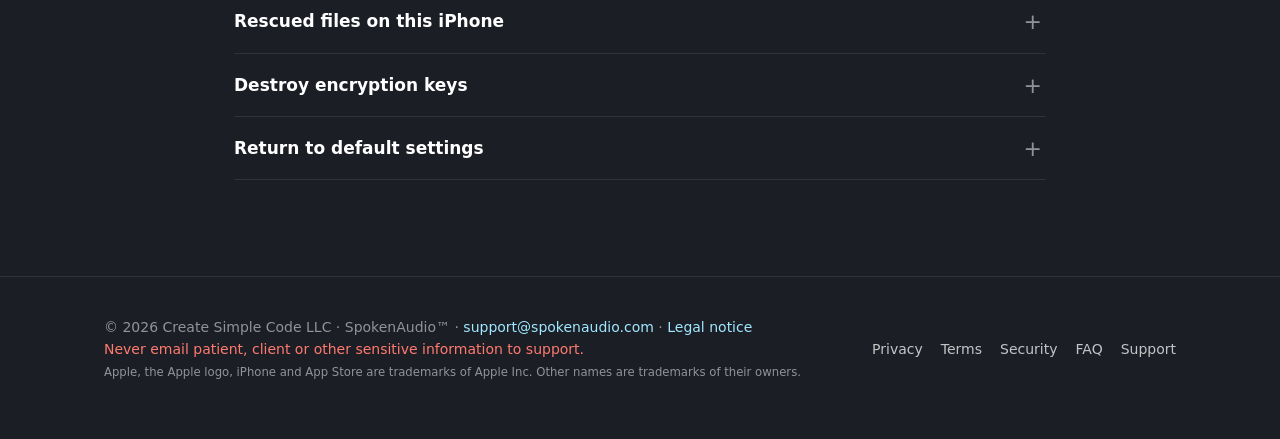
<file: faq/index.html>
<!doctype html>
<html lang="en">
<head>
<meta charset="utf-8">
<meta name="viewport" content="width=device-width, initial-scale=1">
<title>FAQ — SpokenAudio</title>
<meta name="description" content="Answers about recording, editing with OVR and INS, exporting, security and the free trial.">
<meta name="theme-color" content="#1C1E26">
<link rel="icon" href="/spokenaudio-icon.png">
<link rel="apple-touch-icon" href="/spokenaudio-icon.png">
<meta property="og:title" content="FAQ — SpokenAudio">
<meta property="og:description" content="Answers about recording, editing with OVR and INS, exporting, security and the free trial.">
<meta property="og:image" content="https://spokenaudio.com/spokenaudio-icon.png">
<meta name="apple-itunes-app" content="app-id=6761037168">
<link rel="stylesheet" href="/assets/site.css">
</head>
<body>
<header class="nav"><div class="wrap">
<a class="brand" href="/"><img src="/spokenaudio-icon.png" alt="">SpokenAudio</a>
<nav>
<a href="/#features" class="hide-s">Features</a><a href="/#security" class="hide-s">Security</a><a href="/#compare" class="hide-s">Compare</a><a href="/#pricing" class="hide-s">Pricing</a><a href="/faq/" class="" aria-current="page">FAQ</a><a href="/support/" class="">Support</a><a class="cta" href="https://apps.apple.com/app/id6761037168">Download</a>
</nav>
</div></header>
<main>

<section><div class="wrap" style="max-width:860px">
<div class="eyebrow">Help</div>
<h1 style="margin:10px 0 16px">Frequently asked.</h1>
<p class="lead">The same answers as Help inside the app, topic by topic.</p>
<input class="search" id="q" type="search" placeholder="Search the answers" aria-label="Search the answers">
<div class="toc"><a href="#recording">Recording</a><a href="#editing-with-ovr-and-ins">Editing with OVR and INS</a><a href="#moving-around-a-recording">Moving around a recording</a><a href="#stop-save-and-drafts">Stop, save and drafts</a><a href="#sessions">Sessions</a><a href="#words">Words</a><a href="#modification-record">Modification record</a><a href="#exporting-and-sharing">Exporting and sharing</a><a href="#security-and-privacy">Security and privacy</a><a href="#terms-privacy-and-consent">Terms, privacy and consent</a><a href="#if-a-recording-stops-unexpectedly">If a recording stops unexpectedly</a><a href="#free-trial-and-unlock">Free trial and unlock</a><a href="#advanced-settings">Advanced settings</a></div>
<div class="faq-topic" id="recording"><h2>Recording</h2><details><summary>Start, pause, carry on</summary><div class="a"><p>REC starts a recording. Tap REC again to pause; RESUME (middle of the bottom row) carries on where you stopped. LENGTH at the top shows the recording’s length.</p></div></details><details><summary>Your words as you speak</summary><div class="a"><p>SpokenAudio writes your words while you dictate, on your iPhone (Apple’s speech engine). Words in italics are still being worked out; they settle a moment later.</p></div></details><details><summary>Buttons and tabs</summary><div class="a"><p>The buttons show symbols, not words. VoiceOver reads each name.</p><ul><li><b>■</b> — STOP: ends the recording (then Save, keep as a draft or discard).</li><li><b>▶</b> — PLAY / pause. Hold it to play from the beginning.</li><li><b>●⏭</b> — RESUME: carry on recording at the end.</li><li><b>↶ ↷</b> — Undo and Redo the last edits (×2 and so on: how many).</li><li><b>Tabs</b> — microphone: Voice · folder: Sessions · page: Words · gear: Settings · ?: Help.</li></ul></div></details><details><summary>New recording (+)</summary><div class="a"><p>+ starts a new recording. While one is being recorded (recording or paused), SpokenAudio asks first; that one stops and stays in Drafts.</p></div></details><details><summary>Microphone</summary><div class="a"><p>The mic button at the top left shows the microphone in use. Tap it to choose another (Apple’s microphone list). With “Same as System” the mic follows the headset you’re wearing.</p></div></details><details><summary>Auto-pause</summary><div class="a"><p>If no voice is heard for the time chosen in Settings ▸ Recording, you get a 30-second warning, then the recording pauses. Nothing is lost.</p></div></details><details><summary>Long recordings</summary><div class="a"><p>Recordings of several hours are fine. The audio is saved, encrypted, as you record, so a crash or a call doesn’t lose it (see If a recording stops unexpectedly).</p></div></details><details><summary>Recording effect</summary><div class="a"><p>Settings ▸ Voice screen ▸ Recording effect. Only for the look — the recording is never affected.</p><ul><li><b>Off</b> — the wheel as it is.</li><li><b>Voice</b> — a picture on the wheel that moves with your voice while you record: flat in silence, taller when you speak louder.</li><li><b>Glow only</b> — no picture; the wheel glows while something is happening.</li><li><b>Voice + glow</b> — both.</li><li><b>Voice style</b> — Strands, Ribbons, Silk (thin lines twisting into one ribbon), Aurora (soft glowing bands), 3D wave, Neon horizon (a colour wave over a grid floor), Bars (level bars behind REC), Dot matrix (columns of dots), Skyline (glowing level shapes on a grid floor), Code rain (bits of light rising out of a mist), Mist threads (threads of light rising and falling) or Burst (red rays from under REC). With a picture on, REC turns see-through so it shows. Neon horizon is the default.</li><li><b>Full page</b> — with the transcript on the full page the wheel is hidden: the picture plays inside REC and the glow rings REC.</li><li><b>Strength</b> — Subtle, Medium or Full — how tall and bright the picture and the glow are; at Full the glow also reaches further.</li><li><b>Reduce Motion</b> — with iPhone Settings ▸ Accessibility ▸ Motion ▸ Reduce Motion on, nothing moves and nothing breathes.</li></ul></div></details><details><summary>What the colours mean</summary><div class="a"><p>Only while something is happening; never when paused.</p><ul><li><b>Recording</b> — REC glows red; with a glow on, the wheel breathes cyan and its ring turns slowly.</li><li><b>Playing</b> — anything playing, also while paused in a recording: a steady cyan glow, and PLAY glows green.</li><li><b>Turning the wheel</b> — paused in a recording: steady amber with OVR, steady green with INS.</li><li><b>Recording an edit</b> — amber breathing for OVR, green for INS; the pill’s dot glows too.</li></ul></div></details></div><div class="faq-topic" id="editing-with-ovr-and-ins"><h2>Editing with OVR and INS</h2><details><summary>OVR — record over</summary><div class="a"><p>Put the cursor where the change starts, choose OVR, tap REC and speak. The new words replace the old ones for as long as you speak. On the full page the words being replaced are struck through as you go; at the pause you see exactly what was replaced.</p></div></details><details><summary>INS — add in</summary><div class="a"><p>Choose INS and tap REC: your new words go in at the cursor and everything after it moves along. Nothing is replaced.</p></div></details><details><summary>Default mode</summary><div class="a"><p>Settings ▸ Recording ▸ Default OVR/INS mode: the mode (Overwrite = OVR, Insert = INS) the pill is set to for each new recording.</p></div></details><details><summary>Switching OVR and INS</summary><div class="a"><p>Choose before you tap REC. While the microphone records, the pill can’t be switched (pause first). During an edit, the dot of OVR or INS glows.</p></div></details><details><summary>A paused take</summary><div class="a"><p>While a take is paused, REC at the same place carries it on. It becomes an edit when you record somewhere else, switch OVR/INS, press Undo or Stop.</p></div></details><details><summary>Undo and Redo</summary><div class="a"><p>Undo takes back the last edit, up to 100. Redo puts it back — until you record something new, which ends Redo.</p></div></details><details><summary>[word]</summary><div class="a"><p>A word in brackets is one an edit’s cut fell inside. Listen to it and check it.</p></div></details><details><summary>Where edits are</summary><div class="a"><p>Amber marks OVR, green marks INS, in the text and as ticks on the progress bar. Hold a finger on a tick to go to that edit.</p></div></details><details><summary>Edit a saved recording</summary><div class="a"><p>In Sessions, swipe left on it and tap Edit (or Edit recording in its details). You work on a copy; the original changes only when you save.</p></div></details></div><div class="faq-topic" id="moving-around-a-recording"><h2>Moving around a recording</h2><details><summary>Transcript size</summary><div class="a"><p>Settings ▸ Voice screen ▸ Transcript size when the app opens: the view the Voice screen opens in — Last used, Strip, Lines or Page.</p></div></details><details><summary>Three views</summary><div class="a"><p>Pull the bar under the strip down or push it up: Strip (one moving line), Lines (a few lines above the strip) and Page (the whole text). Tap the bar to step through them.</p></div></details><details><summary>The wheel</summary><div class="a"><p>Turn it to wind through the recording; you hear the voice as you go (Settings ▸ Playback ▸ Scrub sound: Oxide, Electro or Silent).</p></div></details><details><summary>Skip buttons</summary><div class="a"><p>Either side of the wheel, and at the edges of the Page view.</p><ul><li><b>Tap</b> — one word.</li><li><b>Double tap</b> — previous or next sentence or edit (or 10 / 30 seconds, Settings ▸ Playback); a small » or « shows beside the button.</li><li><b>Hold</b> — the beginning or the end; a small |‹ or ›| shows beside the button.</li></ul></div></details><details><summary>On the page</summary><div class="a"><p>Paused: tap a word to put the cursor after it. Playing: tap a word to play from it; hold to stop there. While recording, taps do nothing (pause first).</p></div></details><details><summary>Progress bar</summary><div class="a"><p>Drag to move; the length is at its right end.</p></div></details><details><summary>Hold PLAY</summary><div class="a"><p>Hold PLAY to play from the beginning.</p></div></details><details><summary>Playback speed</summary><div class="a"><p>Settings ▸ Playback.</p></div></details></div><div class="faq-topic" id="stop-save-and-drafts"><h2>Stop, save and drafts</h2><details><summary>STOP asks what to do</summary><div class="a"><ul><li><b>Save</b> — keeps the recording (a copy you edited replaces the original).</li><li><b>Save As</b> — keeps it as a new recording; the original stays as it was, and the copy keeps the original’s recording date.</li><li><b>Keep as draft</b> — keeps it unfinished in Sessions ▸ Drafts, to continue later.</li><li><b>Discard / Discard changes</b> — throws away this session’s work; an edited recording goes back to its last save.</li></ul></div></details><details><summary>Name already used</summary><div class="a"><p>Saving with a name another recording has asks first: Replace overwrites that recording; Keep Both saves this one with a number added, like “Name 2”.</p></div></details><details><summary>Drafts</summary><div class="a"><p>Continue a draft with Continue (swipe left on it), rename it, or Save it. Drafts can be deleted automatically after 7, 30 or 90 days (Settings ▸ Recovery &amp; Storage); saved recordings never are.</p></div></details><details><summary>The “i” button</summary><div class="a"><p>Left of +, for a recording that is open: when it was recorded and last saved, its length, words, size, edits, how many you can undo, words flagged for review. While you edit, it shows what has changed since the last save.</p></div></details></div><div class="faq-topic" id="sessions"><h2>Sessions</h2><details><summary>Your recordings</summary><div class="a"><p>All, Saved and Drafts, each with its count (All = saved + drafts). Tap ▶ to play one in the Voice tab, the page icon to read it in Words.</p></div></details><details><summary>List style</summary><div class="a"><p>Detailed or Simple (the list icon at the top).</p></div></details><details><summary>Sort</summary><div class="a"><p>By last change, date recorded, name, length, words or size, either way round (the ↕ icon). Sorted by size, each row shows its size.</p></div></details><details><summary>Swipes</summary><div class="a"><ul><li><b>Swipe right</b> — Export.</li><li><b>Swipe left on a saved recording</b> — Edit, Rename, Delete.</li><li><b>Swipe left on a draft</b> — Continue, Rename, Save, Delete. Renaming a draft keeps it a draft.</li></ul></div></details><details><summary>Details</summary><div class="a"><p>Tap a row: rename, play, edit, export, open the transcript, re-transcribe from the audio, the modification record, delete the audio or the transcript only, or delete the recording.</p></div></details><details><summary>Re-transcribe</summary><div class="a"><p>Writes the words again from the audio. The earlier words can’t be brought back in the app, and earlier edits can no longer be undone.</p></div></details><details><summary>Size</summary><div class="a"><p>An edited recording keeps its original audio and every take, so it uses about twice the space of the audio alone.</p></div></details></div><div class="faq-topic" id="words"><h2>Words</h2><details><summary>Read</summary><div class="a"><p>The Words tab shows the transcript of the recording open in Voice (played or being edited), or the one you last picked in Sessions or with Choose, in paragraphs. Under the title: “Most recent recording”, or in amber “Selected – Not the most recent”. While a recording is being edited, Words shows its last saved version (“Editing in Voice – last saved version”); the changes appear after Save.</p></div></details><details><summary>Choose</summary><div class="a"><p>Choose (next to Share): Open in Voice (the recording playing or being edited there) and Most recent saved at the top, then your 10 most recent recordings with words, newest first; the one shown has a check. All recordings opens Sessions. Words goes back to the most recent when you save a new recording, and each time SpokenAudio starts.</p></div></details><details><summary>Share</summary><div class="a"><p>The share button sends the text (after the Security Notice). Text selection and copying are off on purpose: words leave SpokenAudio only through Share.</p></div></details><details><summary>No transcript?</summary><div class="a"><p>Re-transcribe it from its audio right there.</p></div></details></div><div class="faq-topic" id="modification-record"><h2>Modification record</h2><details><summary>What it keeps</summary><div class="a"><p>Every OVR and INS made in a recording: its number, when it was made, who made it, where, how long, the words removed and added, and whether it is in the recording, undone, or was dropped (undone, then ended by new recording).</p></div></details><details><summary>Where</summary><div class="a"><p>The “i” button ▸ Modification record, or Sessions ▸ details ▸ Modification record. Detailed list style shows every edit with its words; Simple shows one line per edit, with “Show all changes” for undone and dropped edits.</p></div></details><details><summary>Author</summary><div class="a"><p>Your name from Settings ▸ Profile ▸ Name (“SA user” if blank). Changing it later does not change edits already made.</p></div></details><details><summary>Older recordings</summary><div class="a"><p>Edits made before the record existed are marked “before the record”: date, place and length are known; words only for the last 100 edits.</p></div></details><details><summary>Encrypted</summary><div class="a"><p>The record holds your words, so it is encrypted like your audio. In an export, the Word document’s record table shows the words each edit removed and added; the spreadsheet file (.csv) gives dates, times, places, lengths and counts — no words.</p></div></details></div><div class="faq-topic" id="exporting-and-sharing"><h2>Exporting and sharing</h2><details><summary>Export</summary><div class="a"><p>Swipe right in Sessions, or Export in details. Several recordings at once: select, then Export. Choose any of:</p><ul><li><b>Word document (.docx)</b> — the transcript; with Full, also the modification record table and the audio checksum.</li><li><b>PDF (.pdf)</b> — the same content as the Word document, to read, print or sign; with Full or Custom it ends with “Reviewed and approved”, signature and date lines and your Default signature (Settings ▸ Profile; the lines stay when it is blank).</li><li><b>Plain text (.txt)</b> — the transcript as plain text. Plain text can’t hold a password, so with the password on it goes in the encrypted .7z — also when there is no audio.</li><li><b>Audio (.7z)</b> — the recording in a .7z archive — with the modification record as a spreadsheet file (.csv) when the recording was edited.</li></ul></div></details><details><summary>What the documents show</summary><div class="a"><p>Above the password step:</p><ul><li><b>Full</b> — the default: markups, the modification record, the audio checksum (SHA-256) and the record as a spreadsheet (.csv).</li><li><b>Clean copy</b> — the final words only — no markups, no record, no checksum, no .csv. The record stays in SpokenAudio.</li><li><b>Custom</b> — switch each of the four on or off; SpokenAudio remembers your choice.</li></ul></div></details><details><summary>Password protect</summary><div class="a"><p>On for every export: the Word document and the PDF are encrypted with AES-256, and the audio, the plain text and the .csv go in one .7z archive encrypted with AES-256, with the names of the files inside hidden too. One password opens every file of that export.</p></div></details><details><summary>Without a password</summary><div class="a"><p>You can turn protection off for one export; SpokenAudio asks every time and never remembers it. Every file is then plain, the text and the .csv too. Anyone who gets those files can read and hear everything — don’t use it for patient, client or other sensitive information.</p></div></details><details><summary>The password</summary><div class="a"><p>A new one for each export, made by your iPhone:</p><ul><li><b>Random (16)</b> — 16 letters and digits in four groups, like K7mQ-4tXw-9hRc-2pLz. The dashes are part of it.</li><li><b>Random words (7)</b> — seven words joined by dashes — easier to read out over the phone.</li><li><b>My own</b> — at least 15 characters; avoid words, names, dates and keyboard runs. Use plain dashes and quotes: a recipient typing on a computer can’t type the long dash or curly quotes iPhone may put in.</li></ul></div></details><details><summary>A new password isn’t kept</summary><div class="a"><p>A new password is shown once, after the export, and SpokenAudio doesn’t keep it (only a password you save under Saved export password is kept). If it is lost, the files can’t be opened — by anyone, including SpokenAudio.</p></div></details><details><summary>After export</summary><div class="a"><p>Copy puts the password on this iPhone’s clipboard only (not your other devices) for 60 seconds. Print prints the password and the export ID only. Send the password a different way from the files — a call, a text, in person — and keep it in a password manager app or another secure place.</p></div></details><details><summary>Saved export password</summary><div class="a"><p>Settings ▸ Advanced ▸ Saved export password keeps one password for every export, on this iPhone only, with Face ID to see, use, replace or remove it. Convenient, but if it ever leaks it opens every file you have sent with it; a new password for each export limits a leak to one export.</p></div></details><details><summary>Opening the files</summary><div class="a"><p>The recipient needs the password and:</p><ul><li><b>Word document</b> — Microsoft Word (current versions) asks for the password. Some other apps can’t open password-protected Word files.</li><li><b>PDF</b> — Adobe Acrobat Reader, Preview on Mac, Chrome and the iPhone Files app ask for the password. A few older PDF apps can’t open AES-256 PDFs.</li><li><b>Audio archive</b> — an app that opens 7z archives encrypted with AES-256 — for example 7-Zip on Windows, or Keka or The Unarchiver on Mac. Some built-in tools, such as the iPhone Files app, can’t open it.</li><li><b>On iPhone</b> — an unzip app that opens password-protected 7z archives.</li><li><b>Password managers</b> — any password manager app works: it only stores the password, so its encryption doesn’t need to match the files’.</li></ul></div></details><details><summary>Markups</summary><div class="a"><p>Word: your edits arrive as Word’s own Track Changes — accept or reject each one in Word. Each OVR and INS is a revision with its author and time: removed words struck through, added words underlined. PDF: removed words struck through in red, added words underlined in green, with the edit’s number from the record. Plain text: [brackets] round words to check. Markups off: the final words only. An edit that can’t be placed exactly in the text is listed in the record and the document says so.</p></div></details><details><summary>Audio checksum (SHA-256)</summary><div class="a"><p>A checksum is a 64-character fingerprint of a file’s exact bytes. Change one byte and it is completely different — so it shows whether an audio file is byte-for-byte the one exported with this transcript. It isn’t a signature: it doesn’t prove who made the recording, when, or that it wasn’t edited before export. The Word document, the PDF, the plain text and the checksum file give:</p><ul><li><b>The recording as WAV</b> — always. Any WAV export of this version of the recording gives the same fingerprint. An edit (OVR or INS) changes the audio, so it changes the fingerprint — that is the point.</li><li><b>The audio file in this export</b> — when the audio goes with it, in the format you chose. This one matches only that file.</li><li><b>Why WAV, ALAC and M4A differ</b> — they store the same recording differently: WAV as is, ALAC packed smaller with nothing lost, M4A smallest with tiny changes you can’t hear. Different bytes, different fingerprints. ALAC and M4A files also record when they were written, so exporting one again gives a new fingerprint; a WAV export gives the same one every time.</li><li><b>The checksum file</b> — with the audio, a short checksum .txt goes too (inside the .7z with a password) giving the same values, so they’re at hand next to the audio. It is a convenience copy that could be changed along with the audio; the password-protected Word document or PDF carries the same values where they’re harder to change.</li><li><b>To check a file</b> — Windows, with 7-Zip: right-click the file → CRC SHA → SHA-256 (on Windows 11, Show more options first), or PowerShell: Get-FileHash and the file. Mac: a checksum app, or Terminal: shasum -a 256 and the file. Compare with the document; capital letters don’t matter. A different result means a different or changed file.</li><li><b>Where it is safe</b> — inside the password-protected Word document and PDF. The .7z archive can’t show a change by itself.</li></ul></div></details><details><summary>File names are not protected</summary><div class="a"><p>Anyone who sees the files sees their names. Each export offers a random name, like SA-7KQ4M2 2026-11-08 14.32 (the date and time stay visible); if you type one that may identify someone (a name, a birth date, a record number), you are asked first.</p></div></details><details><summary>Audio format</summary><div class="a"><p>Under Audio, choose:</p><ul><li><b>WAV</b> — an exact copy; the largest file; opens everywhere.</li><li><b>ALAC</b> — an exact copy (Apple Lossless, .m4a), about half the size of WAV.</li><li><b>M4A</b> — the smallest (AAC) — a small fraction of the WAV; very slightly changed, with no difference you’d hear in speech.</li></ul></div></details><details><summary>Exact copies for records</summary><div class="a"><p>For legal or medical records, an exact copy (WAV or ALAC) is the safer choice. Your recordings inside SpokenAudio always stay exact, whatever you export.</p></div></details><details><summary>Where to</summary><div class="a"><p>Share files… opens the share panel: Mail, Messages, AirDrop, or Save to Files — which includes iCloud Drive and any cloud drive app you have set up in Files (Google Drive, OneDrive, Dropbox). The files are deleted from this iPhone when sharing finishes.</p></div></details><details><summary>Word list</summary><div class="a"><p>Random-word passwords use the EFF Large Wordlist (Electronic Frontier Foundation), licensed CC BY 3.0 US; adapted: 4 words with a hyphen removed.</p></div></details></div><div class="faq-topic" id="security-and-privacy"><h2>Security and privacy</h2><details><summary>On your iPhone</summary><div class="a"><p>Speech is turned into words on your iPhone. No audio or text is sent anywhere unless you export or share it. iCloud or computer backups of this iPhone include SpokenAudio’s files: recordings, transcripts and the modification record stay encrypted; recording names, your Profile and settings are included as they are.</p></div></details><details><summary>Encrypted</summary><div class="a"><p>Audio, words, and the modification record are encrypted with AES-256-GCM as they are saved. The key is kept in this iPhone’s Keychain and can’t be used on any other iPhone.</p></div></details><details><summary>A new iPhone, or a backup</summary><div class="a"><p>Recordings can’t be opened on another iPhone — not even from an iCloud or computer backup restored to a new iPhone. Before you change iPhones, export the recordings you want to keep (Sessions ▸ Export). Destroy encryption keys makes them unreadable on this iPhone.</p></div></details><details><summary>Not in the Files app</summary><div class="a"><p>SpokenAudio’s files can’t be browsed in the Files app; they leave only through Export, or Share on the Words tab.</p></div></details><details><summary>Lock</summary><div class="a"><p>Settings ▸ Security ▸ Lock SpokenAudio: Face ID (or your passcode) to open SpokenAudio. It locks:</p><ul><li><b>When it opens</b> — every time.</li><li><b>When you leave it</b> — at once — unless it is recording.</li><li><b>After the auto-lock time</b> — without a touch, also while a recording is paused (“Never”: only when it opens and when you leave it).</li><li><b>Never while recording</b> — dictation is never interrupted by the lock.</li></ul></div></details><details><summary>Lock now and passcode only</summary><div class="a"><p>With Lock SpokenAudio on, Settings ▸ Security has Lock now (locks at once) and Unlock with ▸ iPhone passcode only (no Face ID or Touch ID).</p></div></details><details><summary>Above everything</summary><div class="a"><p>The lock covers every open page, sheet and share panel; after Face ID you are back exactly where you were. With VoiceOver, only the lock screen is read.</p></div></details><details><summary>Delete and Export ask again</summary><div class="a"><p>With the lock on, deleting a recording, a draft, its audio or its transcript asks for Face ID or your passcode every time; exporting, and sharing a transcript from the Words tab, ask once every 5 minutes, and again after SpokenAudio locks. Lock off: nothing is asked.</p></div></details><details><summary>App switcher</summary><div class="a"><p>When you switch apps, SpokenAudio shows only its icon — never your words, recording names or lengths. The same while a call, Siri or Control Center is on top.</p></div></details><details><summary>Keyboard</summary><div class="a"><p>Keyboards from other apps aren’t supported yet — SpokenAudio uses Apple’s keyboard. A keyboard from another app, once given Full Access, can send what you type to its maker; inside SpokenAudio, what you type (recording names, passwords, your name) never goes to one.</p></div></details></div><div class="faq-topic" id="terms-privacy-and-consent"><h2>Terms, privacy and consent</h2><details><summary>Recording other people</summary><div class="a"><p>Many places, including California, require everyone being recorded to agree first. Tell people and get their consent before you record them — that is yours to do, not SpokenAudio’s.</p></div></details><details><summary>Check every transcript</summary><div class="a"><p>Speech recognition makes mistakes: words, names, numbers and doses can be misheard or missed. Check the transcript against the audio before you rely on it. SpokenAudio is a tool, not medical or legal advice.</p></div></details><details><summary>Your rules</summary><div class="a"><p>Patient, client and confidentiality rules (HIPAA, privilege, GDPR) are yours to follow when you record, export and share.</p></div></details><details><summary>Terms, Privacy, Security</summary><div class="a"><p>Settings ▸ Legal, or Support on the Help page: the Terms of Use, the Privacy Policy, and Security and standards (the published encryption standards SpokenAudio uses). They open with no internet, and are also at spokenaudio.com.</p></div></details><details><summary>What you agreed</summary><div class="a"><p>Settings ▸ Legal shows the Terms version you agreed to and when, and when you agreed to the first-export notice. It is kept on this iPhone only; we never receive it.</p></div></details></div><div class="faq-topic" id="if-a-recording-stops-unexpectedly"><h2>If a recording stops unexpectedly</h2><details><summary>Restore</summary><div class="a"><p>If SpokenAudio stops during a recording (crash, battery, a call), the next time it opens it asks: Restore, or Keep as draft. The audio recorded up to that moment is kept either way.</p><ul><li><b>Restore</b> — opens it in the Voice tab, writes its words again from the audio, and you carry on.</li><li><b>Keep as draft</b> — leaves it in Sessions ▸ Drafts; Continue there does the same as Restore later.</li></ul></div></details><details><summary>Export draft audio</summary><div class="a"><p>Settings ▸ Advanced — only for a draft that won’t open. It copies the draft’s audio out as plain audio files to share, with its modification record and a read-me that says how the pieces fit. It never changes the draft and brings nothing back into SpokenAudio. A second that can’t be read is written as silence, so everything still lines up.</p></div></details><details><summary>Recordings from another iPhone</summary><div class="a"><p>Recordings copied from another iPhone (for example by restoring a backup) can’t be opened here: their key stays on the iPhone that made them. When SpokenAudio finds them it offers Keep them and continue, or Delete and start fresh; Settings ▸ Advanced ▸ Tools shows them and can delete them to free the space.</p></div></details><details><summary>Recordings from the earlier version</summary><div class="a"><p>Recordings made with the earlier version of SpokenAudio can’t be opened in this one. SpokenAudio offers to delete them (Not now keeps them for now); nothing is lost from your current recordings.</p></div></details><details><summary>Storage used</summary><div class="a"><p>Settings ▸ Recovery &amp; Storage: saved recordings and drafts, every file.</p></div></details></div><div class="faq-topic" id="free-trial-and-unlock"><h2>Free trial and unlock</h2><details><summary>7 days free</summary><div class="a"><p>Every feature is free for 7 days from when you tap Start free trial. The trial belongs to your Apple account: another iPhone, or deleting and reinstalling SpokenAudio, continues the same 7 days. Sessions and Settings ▸ SpokenAudio show the days left.</p></div></details><details><summary>After the trial</summary><div class="a"><p>You can still open, play, read and export every recording and draft, with or without a password.</p><ul><li><b>Needs the unlock</b> — recording, OVR and INS editing, Edit and Continue, re-transcribing, and changing most settings.</li><li><b>Settings</b> — most stay exactly as you set them and keep working that way. Still usable: Profile, Recovery &amp; Storage (including auto-delete), Saved export password, the app lock, Export draft audio, deleting recordings from another iPhone, and Destroy all encryption keys.</li><li><b>A recording in progress</b> — is never cut off: if the trial ends while you record, carry on until you stop, and it is saved.</li></ul></div></details><details><summary>Unlock</summary><div class="a"><p>One purchase, no subscription. It unlocks SpokenAudio on every iPhone signed in to the same Apple account. Apple shows the price for your country when you unlock.</p></div></details><details><summary>Bronze ring</summary><div class="a"><p>When SpokenAudio is unlocked, a bronze ring surrounds the small green lock under LENGTH on the Voice tab. The green lock means your recordings are encrypted — exactly the same during the trial.</p></div></details><details><summary>Restore purchase</summary><div class="a"><p>On the Welcome screen, the unlock screen and Settings ▸ SpokenAudio. Use it on a new iPhone, or after reinstalling, if SpokenAudio doesn’t show Unlocked by itself.</p></div></details><details><summary>Your recordings stay on this iPhone</summary><div class="a"><p>The unlock goes with your Apple account; recordings don’t move to your other devices or a new iPhone. Export the ones you want to keep elsewhere, and keep the passwords of protected exports safe: without them those files can’t be opened, by anyone.</p></div></details><details><summary>Saved export password</summary><div class="a"><p>Works during and after the trial. Settings ▸ Advanced ▸ Saved export password: save, show, change or remove it.</p></div></details><details><summary>Ask to Buy</summary><div class="a"><p>If a purchase on this Apple account needs approval, the screen says it is waiting. SpokenAudio unlocks by itself when the purchase is approved.</p></div></details><details><summary>Earlier version</summary><div class="a"><p>If you used the earlier version of SpokenAudio on this iPhone, a fresh 7-day trial starts automatically when you first open this version (until the end of 31 January 2027).</p></div></details></div><div class="faq-topic" id="advanced-settings"><h2>Advanced settings</h2><details><summary>Transcript sync offset</summary><div class="a"><p>Moves the highlighted word earlier or later against the voice (default −0.25 s).</p></div></details><details><summary>Faster live words</summary><div class="a"><p>Shows words sooner while you dictate; Apple notes they may be slightly less accurate.</p></div></details><details><summary>Verify encryption</summary><div class="a"><p>Checks that encryption works on this iPhone.</p></div></details><details><summary>Export draft audio</summary><div class="a"><p>See If a recording stops unexpectedly. Choose the drafts and a format (WAV, ALAC or M4A); you see the size and the free space first; you can leave the screen while it runs, and Cancel stops it. Then Share or Delete.</p></div></details><details><summary>Exported files are not encrypted</summary><div class="a"><p>Files you don’t share are deleted when you tap Delete, and otherwise the next time SpokenAudio opens.</p></div></details><details><summary>Saved export password</summary><div class="a"><p>Set, change or remove the one password “My saved password” uses when you export. See Exporting and sharing.</p></div></details><details><summary>Share app log</summary><div class="a"><p>Settings ▸ Advanced ▸ Share app log: SpokenAudio’s own log, for support if something goes wrong — times, numbers and settings, never your words, recording names or device names. Choose the last 24 hours or everything kept (about two weeks), then send it the way you choose. Nothing is sent unless you share it.</p></div></details><details><summary>Rescued files on this iPhone</summary><div class="a"><p>Shown only if an earlier version left plain (not encrypted) audio copies of drafts on this iPhone. They are kept out of iPhone backups; Delete removes them (Face ID or passcode with the lock on). Your drafts are not affected, but a copy of a draft you have since deleted is the last copy of that audio.</p></div></details><details><summary>Destroy encryption keys</summary><div class="a"><p>Makes every recording and transcript unreadable on this iPhone, and removes the saved export password. Only when you retire this iPhone. SpokenAudio has no undo; a backup of this iPhone made earlier may still contain them.</p></div></details><details><summary>Return to default settings</summary><div class="a"><p>Puts settings back as they came. Your recordings, your profile and your lock are not touched.</p></div></details></div>
</div></section>
<script>
(function(){var q=document.getElementById('q');if(!q)return;q.addEventListener('input',function(){var v=q.value.trim().toLowerCase();
document.querySelectorAll('.faq-topic').forEach(function(t){var any=false;t.querySelectorAll('details').forEach(function(d){var hit=!v||d.textContent.toLowerCase().indexOf(v)>=0;d.style.display=hit?'':'none';if(v&&hit)d.open=true;any=any||hit;});t.style.display=any?'':'none';});});})();
</script>

</main>
<footer><div class="wrap">
<div>© 2026 Create Simple Code LLC · SpokenAudio™ · <a href="mailto:support@spokenaudio.com">support@spokenaudio.com</a> · <a href="/legal/">Legal notice</a><br><span class="warn">Never email patient, client or other sensitive information to support.</span><br><small>Apple, the Apple logo, iPhone and App Store are trademarks of Apple Inc. Other names are trademarks of their owners.</small></div>
<nav><a href="/privacy/">Privacy</a><a href="/terms/">Terms</a><a href="/security/">Security</a><a href="/faq/">FAQ</a><a href="/support/">Support</a></nav>
</div></footer>
</body>
</html>
</file>
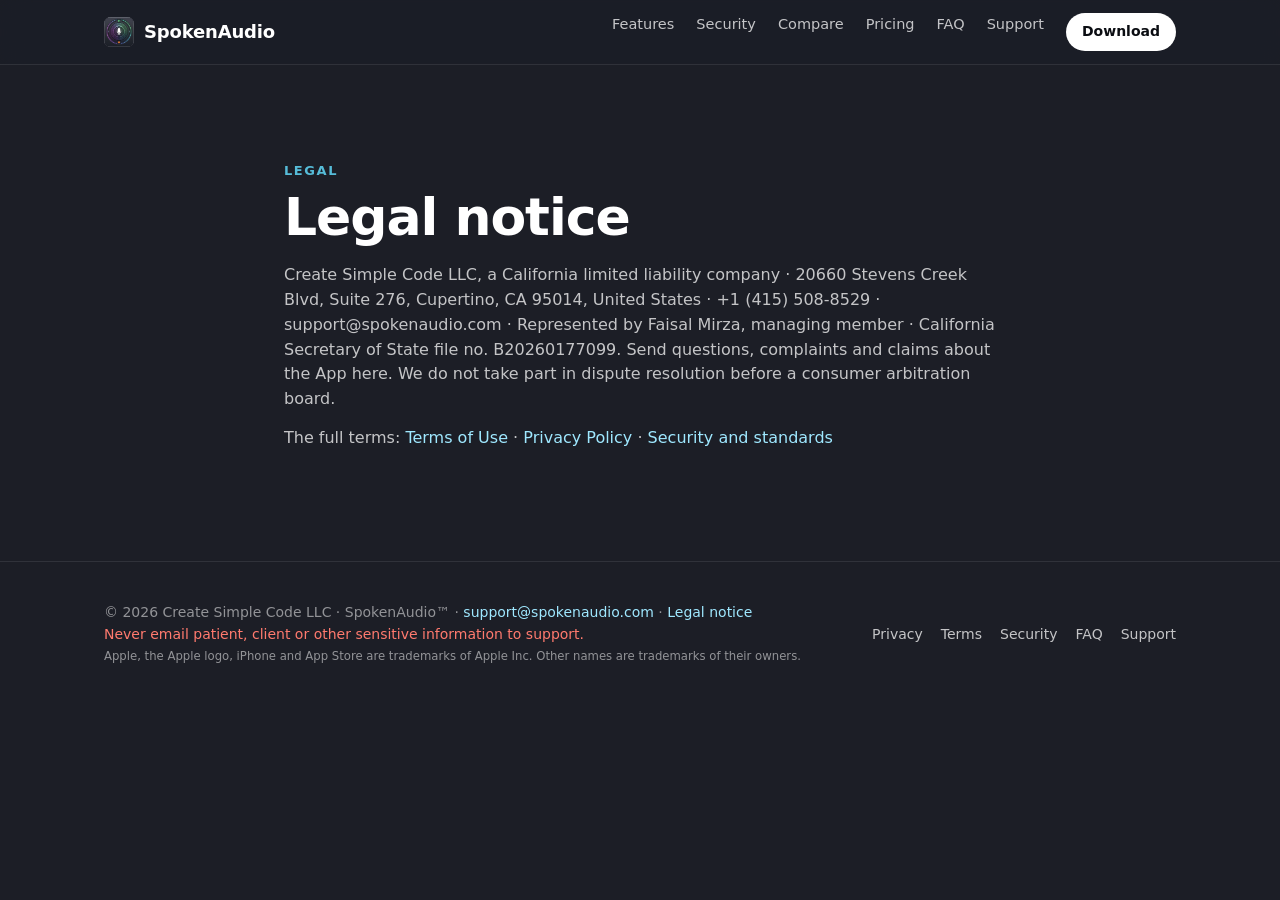
<file: legal/index.html>
<!doctype html>
<html lang="en">
<head>
<meta charset="utf-8">
<meta name="viewport" content="width=device-width, initial-scale=1">
<title>Legal notice — SpokenAudio</title>
<meta name="description" content="Who makes SpokenAudio and how to reach us.">
<meta name="theme-color" content="#1C1E26">
<link rel="icon" href="/spokenaudio-icon.png">
<link rel="apple-touch-icon" href="/spokenaudio-icon.png">
<meta property="og:title" content="Legal notice — SpokenAudio">
<meta property="og:description" content="Who makes SpokenAudio and how to reach us.">
<meta property="og:image" content="https://spokenaudio.com/spokenaudio-icon.png">
<meta name="apple-itunes-app" content="app-id=6761037168">
<link rel="stylesheet" href="/assets/site.css">
</head>
<body>
<header class="nav"><div class="wrap">
<a class="brand" href="/"><img src="/spokenaudio-icon.png" alt="">SpokenAudio</a>
<nav>
<a href="/#features" class="hide-s">Features</a><a href="/#security" class="hide-s">Security</a><a href="/#compare" class="hide-s">Compare</a><a href="/#pricing" class="hide-s">Pricing</a><a href="/faq/" class="">FAQ</a><a href="/support/" class="">Support</a><a class="cta" href="https://apps.apple.com/app/id6761037168">Download</a>
</nav>
</div></header>
<main>

<section><div class="wrap doc">
<div class="eyebrow">Legal</div>
<h1>Legal notice</h1>
<p>Create Simple Code LLC, a California limited liability company · 20660 Stevens Creek Blvd, Suite 276, Cupertino, CA 95014, United States · +1 (415) 508-8529 · support@spokenaudio.com · Represented by Faisal Mirza, managing member · California Secretary of State file no. B20260177099. Send questions, complaints and claims about the App here. We do not take part in dispute resolution before a consumer arbitration board.</p>
<p>The full terms: <a href="/terms/">Terms of Use</a> · <a href="/privacy/">Privacy Policy</a> · <a href="/security/">Security and standards</a></p>
</div></section>

</main>
<footer><div class="wrap">
<div>© 2026 Create Simple Code LLC · SpokenAudio™ · <a href="mailto:support@spokenaudio.com">support@spokenaudio.com</a> · <a href="/legal/">Legal notice</a><br><span class="warn">Never email patient, client or other sensitive information to support.</span><br><small>Apple, the Apple logo, iPhone and App Store are trademarks of Apple Inc. Other names are trademarks of their owners.</small></div>
<nav><a href="/privacy/">Privacy</a><a href="/terms/">Terms</a><a href="/security/">Security</a><a href="/faq/">FAQ</a><a href="/support/">Support</a></nav>
</div></footer>
</body>
</html>
</file>
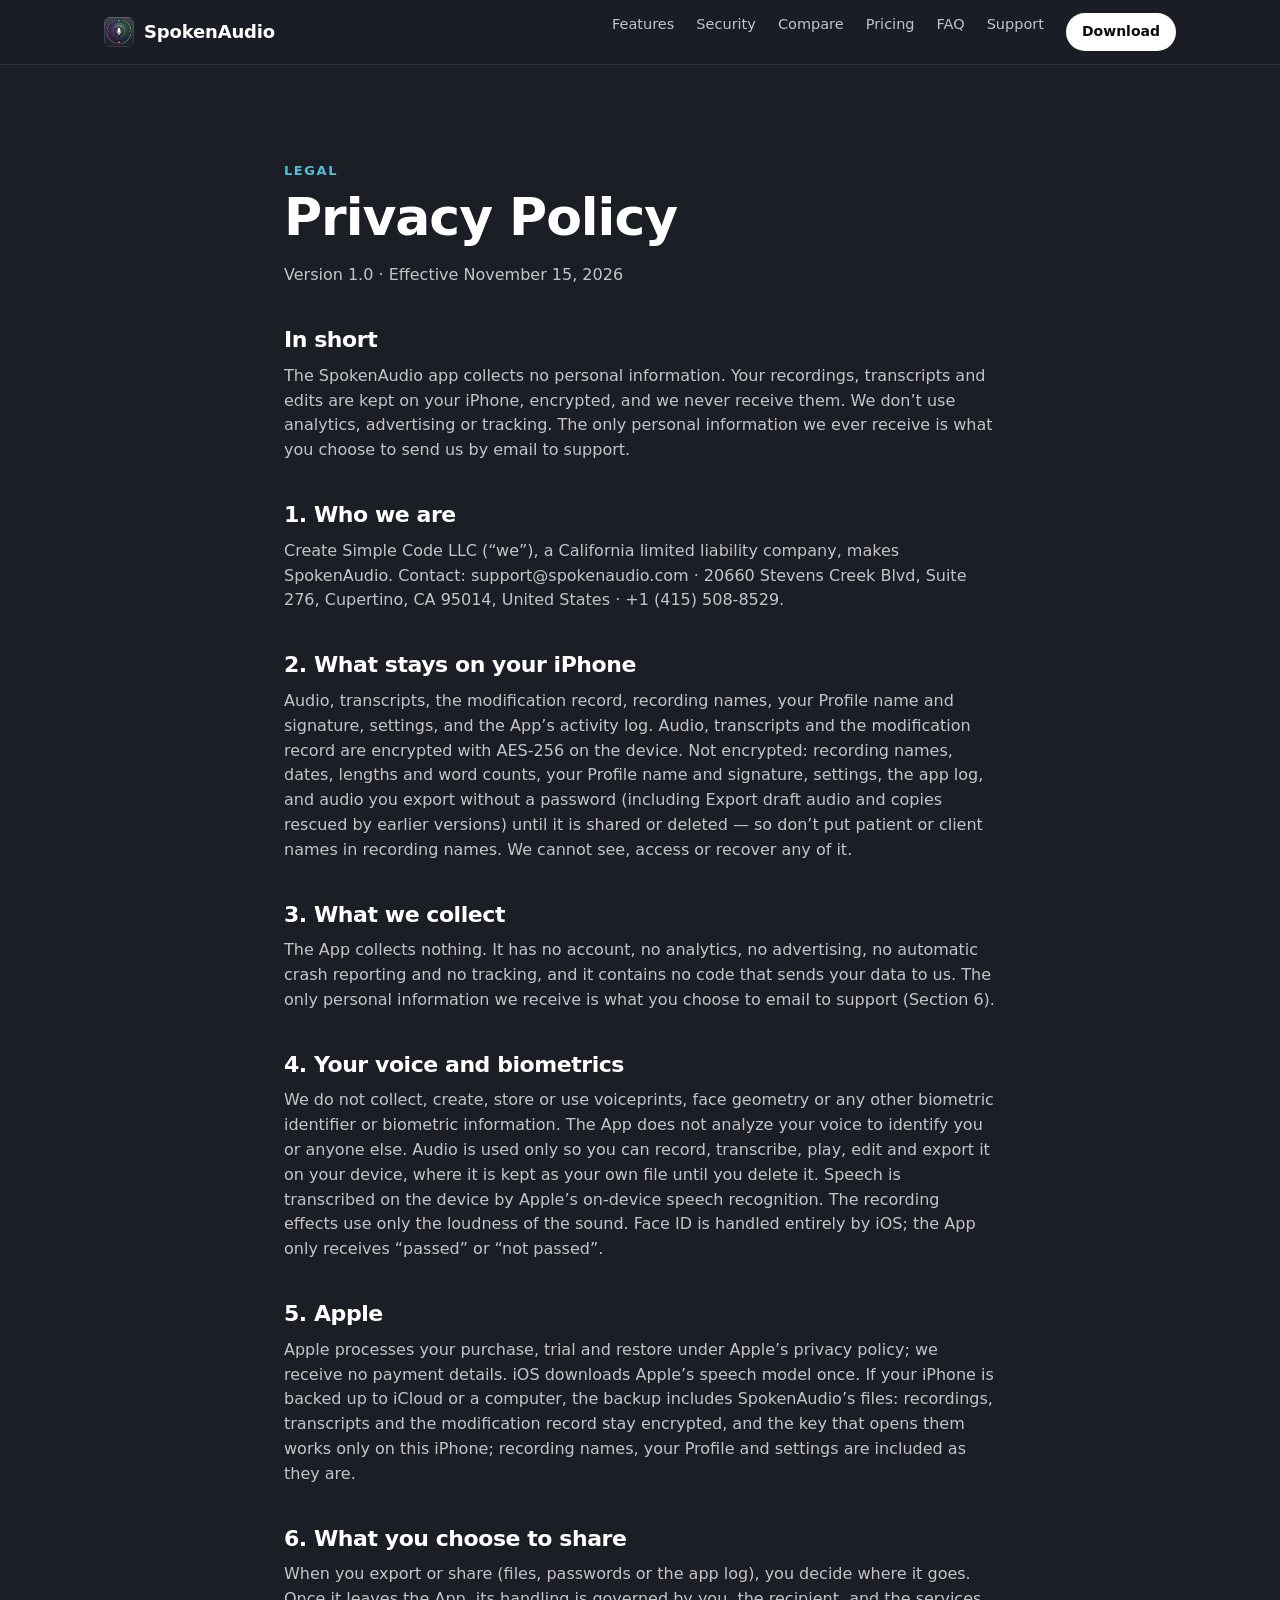
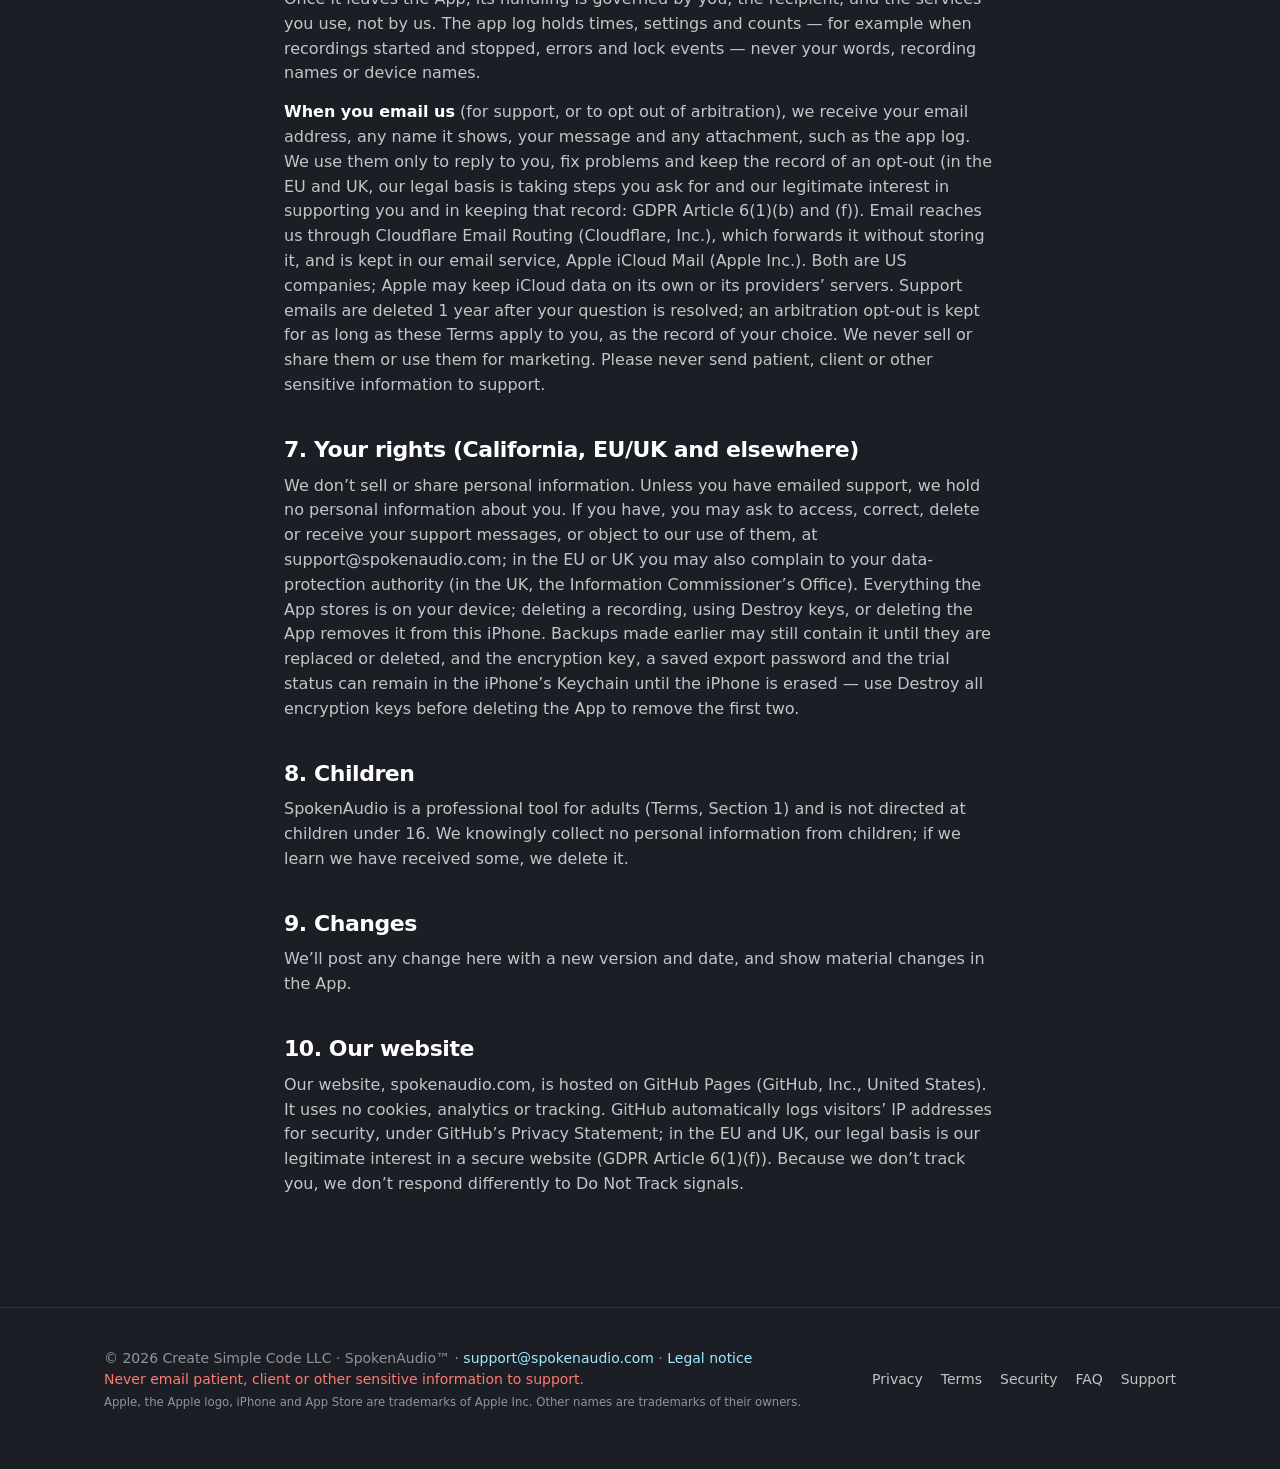
<file: privacy/index.html>
<!doctype html>
<html lang="en">
<head>
<meta charset="utf-8">
<meta name="viewport" content="width=device-width, initial-scale=1">
<title>Privacy Policy — SpokenAudio</title>
<meta name="description" content="The SpokenAudio app collects no personal information. Recordings stay on your iPhone, encrypted.">
<meta name="theme-color" content="#1C1E26">
<link rel="icon" href="/spokenaudio-icon.png">
<link rel="apple-touch-icon" href="/spokenaudio-icon.png">
<meta property="og:title" content="Privacy Policy — SpokenAudio">
<meta property="og:description" content="The SpokenAudio app collects no personal information. Recordings stay on your iPhone, encrypted.">
<meta property="og:image" content="https://spokenaudio.com/spokenaudio-icon.png">
<meta name="apple-itunes-app" content="app-id=6761037168">
<link rel="stylesheet" href="/assets/site.css">
</head>
<body>
<header class="nav"><div class="wrap">
<a class="brand" href="/"><img src="/spokenaudio-icon.png" alt="">SpokenAudio</a>
<nav>
<a href="/#features" class="hide-s">Features</a><a href="/#security" class="hide-s">Security</a><a href="/#compare" class="hide-s">Compare</a><a href="/#pricing" class="hide-s">Pricing</a><a href="/faq/" class="">FAQ</a><a href="/support/" class="">Support</a><a class="cta" href="https://apps.apple.com/app/id6761037168">Download</a>
</nav>
</div></header>
<main>

<section><div class="wrap doc">
<div class="eyebrow">Legal</div>
<h1>Privacy Policy</h1>

<p>Version 1.0 · Effective November 15, 2026</p><h2>In short</h2><p>The SpokenAudio app collects no personal information. Your recordings, transcripts and edits are kept on your iPhone, encrypted, and we never receive them. We don’t use analytics, advertising or tracking. The only personal information we ever receive is what you choose to send us by email to support.</p><h2>1. Who we are</h2><p>Create Simple Code LLC (“we”), a California limited liability company, makes SpokenAudio. Contact: support@spokenaudio.com · 20660 Stevens Creek Blvd, Suite 276, Cupertino, CA 95014, United States · +1 (415) 508-8529.</p><h2>2. What stays on your iPhone</h2><p>Audio, transcripts, the modification record, recording names, your Profile name and signature, settings, and the App’s activity log. Audio, transcripts and the modification record are encrypted with AES-256 on the device. Not encrypted: recording names, dates, lengths and word counts, your Profile name and signature, settings, the app log, and audio you export without a password (including Export draft audio and copies rescued by earlier versions) until it is shared or deleted — so don’t put patient or client names in recording names. We cannot see, access or recover any of it.</p><h2>3. What we collect</h2><p>The App collects nothing. It has no account, no analytics, no advertising, no automatic crash reporting and no tracking, and it contains no code that sends your data to us. The only personal information we receive is what you choose to email to support (Section 6).</p><h2>4. Your voice and biometrics</h2><p>We do not collect, create, store or use voiceprints, face geometry or any other biometric identifier or biometric information. The App does not analyze your voice to identify you or anyone else. Audio is used only so you can record, transcribe, play, edit and export it on your device, where it is kept as your own file until you delete it. Speech is transcribed on the device by Apple’s on-device speech recognition. The recording effects use only the loudness of the sound. Face ID is handled entirely by iOS; the App only receives “passed” or “not passed”.</p><h2>5. Apple</h2><p>Apple processes your purchase, trial and restore under Apple’s privacy policy; we receive no payment details. iOS downloads Apple’s speech model once. If your iPhone is backed up to iCloud or a computer, the backup includes SpokenAudio’s files: recordings, transcripts and the modification record stay encrypted, and the key that opens them works only on this iPhone; recording names, your Profile and settings are included as they are.</p><h2>6. What you choose to share</h2><p>When you export or share (files, passwords or the app log), you decide where it goes. Once it leaves the App, its handling is governed by you, the recipient, and the services you use, not by us. The app log holds times, settings and counts — for example when recordings started and stopped, errors and lock events — never your words, recording names or device names.</p><p><strong>When you email us</strong> (for support, or to opt out of arbitration), we receive your email address, any name it shows, your message and any attachment, such as the app log. We use them only to reply to you, fix problems and keep the record of an opt-out (in the EU and UK, our legal basis is taking steps you ask for and our legitimate interest in supporting you and in keeping that record: GDPR Article 6(1)(b) and (f)). Email reaches us through Cloudflare Email Routing (Cloudflare, Inc.), which forwards it without storing it, and is kept in our email service, Apple iCloud Mail (Apple Inc.). Both are US companies; Apple may keep iCloud data on its own or its providers’ servers. Support emails are deleted 1 year after your question is resolved; an arbitration opt-out is kept for as long as these Terms apply to you, as the record of your choice. We never sell or share them or use them for marketing. Please never send patient, client or other sensitive information to support.</p><h2>7. Your rights (California, EU/UK and elsewhere)</h2><p>We don’t sell or share personal information. Unless you have emailed support, we hold no personal information about you. If you have, you may ask to access, correct, delete or receive your support messages, or object to our use of them, at support@spokenaudio.com; in the EU or UK you may also complain to your data-protection authority (in the UK, the Information Commissioner’s Office). Everything the App stores is on your device; deleting a recording, using Destroy keys, or deleting the App removes it from this iPhone. Backups made earlier may still contain it until they are replaced or deleted, and the encryption key, a saved export password and the trial status can remain in the iPhone’s Keychain until the iPhone is erased — use Destroy all encryption keys before deleting the App to remove the first two.</p><h2>8. Children</h2><p>SpokenAudio is a professional tool for adults (Terms, Section 1) and is not directed at children under 16. We knowingly collect no personal information from children; if we learn we have received some, we delete it.</p><h2>9. Changes</h2><p>We’ll post any change here with a new version and date, and show material changes in the App.</p><h2>10. Our website</h2><p>Our website, spokenaudio.com, is hosted on GitHub Pages (GitHub, Inc., United States). It uses no cookies, analytics or tracking. GitHub automatically logs visitors’ IP addresses for security, under GitHub’s Privacy Statement; in the EU and UK, our legal basis is our legitimate interest in a secure website (GDPR Article 6(1)(f)). Because we don’t track you, we don’t respond differently to Do Not Track signals.</p>
</div></section>

</main>
<footer><div class="wrap">
<div>© 2026 Create Simple Code LLC · SpokenAudio™ · <a href="mailto:support@spokenaudio.com">support@spokenaudio.com</a> · <a href="/legal/">Legal notice</a><br><span class="warn">Never email patient, client or other sensitive information to support.</span><br><small>Apple, the Apple logo, iPhone and App Store are trademarks of Apple Inc. Other names are trademarks of their owners.</small></div>
<nav><a href="/privacy/">Privacy</a><a href="/terms/">Terms</a><a href="/security/">Security</a><a href="/faq/">FAQ</a><a href="/support/">Support</a></nav>
</div></footer>
</body>
</html>
</file>
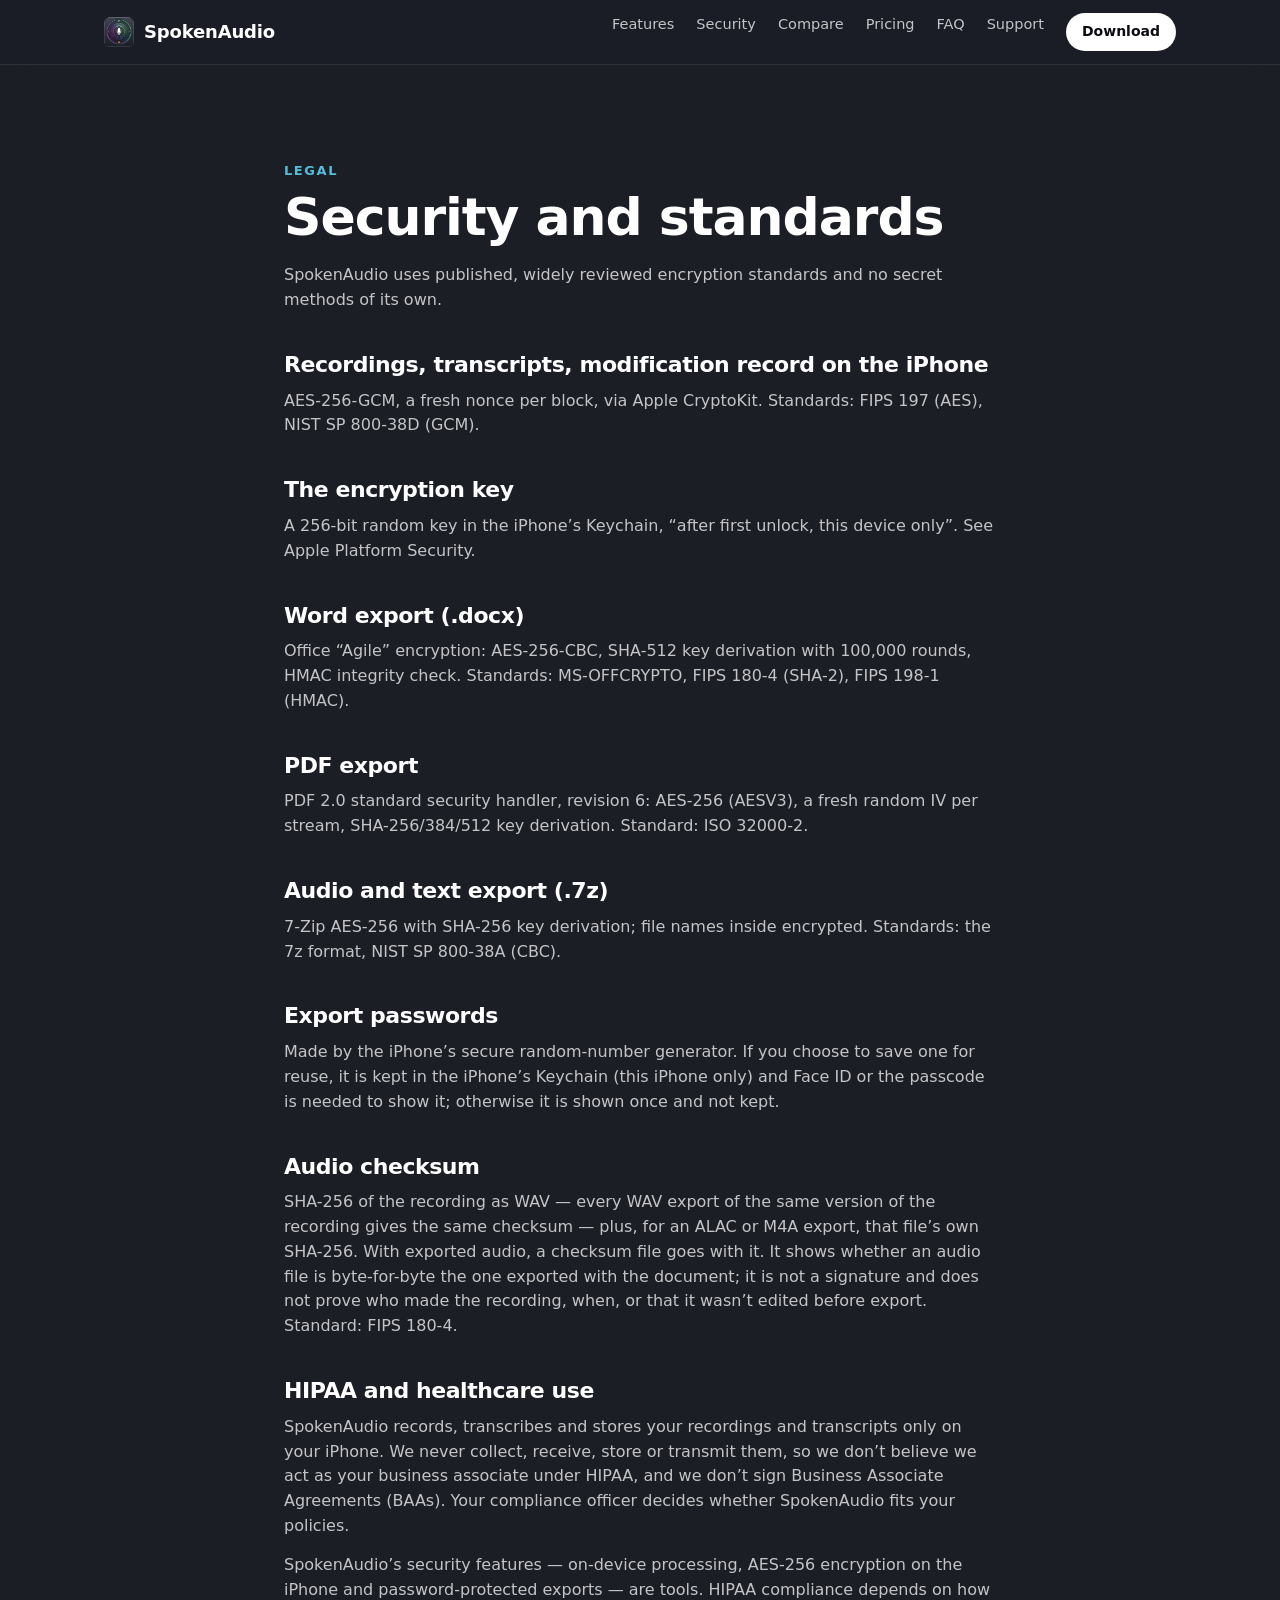
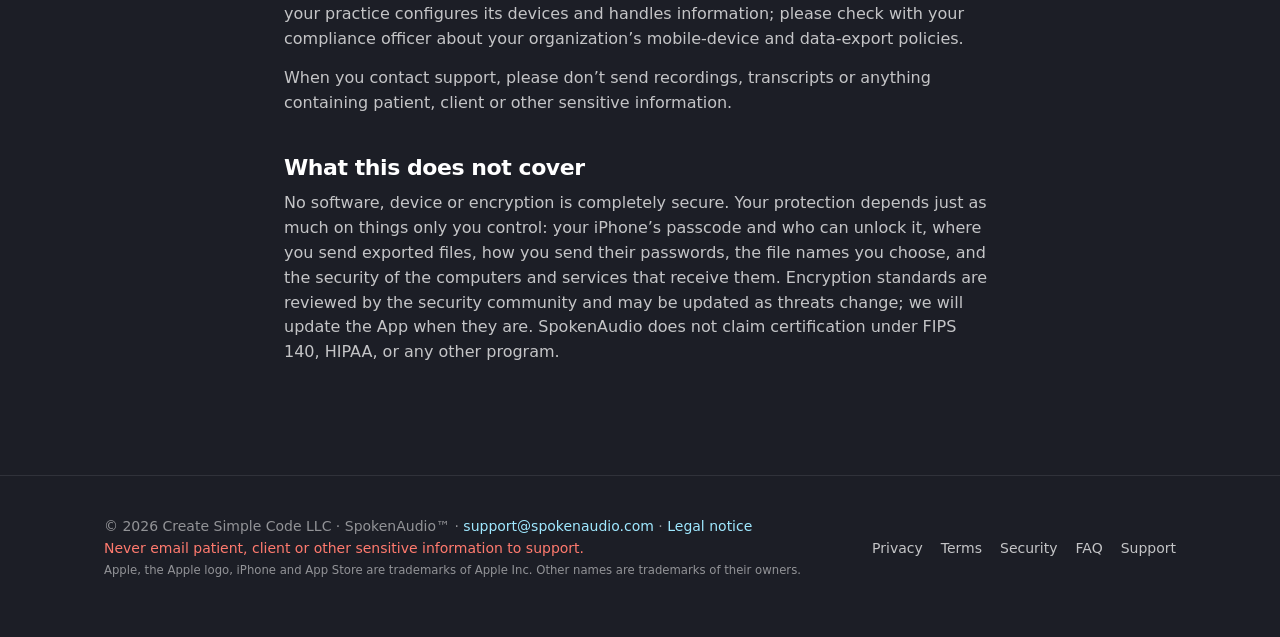
<file: security/index.html>
<!doctype html>
<html lang="en">
<head>
<meta charset="utf-8">
<meta name="viewport" content="width=device-width, initial-scale=1">
<title>Security and standards — SpokenAudio</title>
<meta name="description" content="The published encryption standards SpokenAudio uses.">
<meta name="theme-color" content="#1C1E26">
<link rel="icon" href="/spokenaudio-icon.png">
<link rel="apple-touch-icon" href="/spokenaudio-icon.png">
<meta property="og:title" content="Security and standards — SpokenAudio">
<meta property="og:description" content="The published encryption standards SpokenAudio uses.">
<meta property="og:image" content="https://spokenaudio.com/spokenaudio-icon.png">
<meta name="apple-itunes-app" content="app-id=6761037168">
<link rel="stylesheet" href="/assets/site.css">
</head>
<body>
<header class="nav"><div class="wrap">
<a class="brand" href="/"><img src="/spokenaudio-icon.png" alt="">SpokenAudio</a>
<nav>
<a href="/#features" class="hide-s">Features</a><a href="/#security" class="hide-s">Security</a><a href="/#compare" class="hide-s">Compare</a><a href="/#pricing" class="hide-s">Pricing</a><a href="/faq/" class="">FAQ</a><a href="/support/" class="">Support</a><a class="cta" href="https://apps.apple.com/app/id6761037168">Download</a>
</nav>
</div></header>
<main>

<section><div class="wrap doc">
<div class="eyebrow">Legal</div>
<h1>Security and standards</h1>

<p>SpokenAudio uses published, widely reviewed encryption standards and no secret methods of its own.</p><h2>Recordings, transcripts, modification record on the iPhone</h2><p>AES-256-GCM, a fresh nonce per block, via Apple CryptoKit. Standards: FIPS 197 (AES), NIST SP 800-38D (GCM).</p><h2>The encryption key</h2><p>A 256-bit random key in the iPhone’s Keychain, “after first unlock, this device only”. See Apple Platform Security.</p><h2>Word export (.docx)</h2><p>Office “Agile” encryption: AES-256-CBC, SHA-512 key derivation with 100,000 rounds, HMAC integrity check. Standards: MS-OFFCRYPTO, FIPS 180-4 (SHA-2), FIPS 198-1 (HMAC).</p><h2>PDF export</h2><p>PDF 2.0 standard security handler, revision 6: AES-256 (AESV3), a fresh random IV per stream, SHA-256/384/512 key derivation. Standard: ISO 32000-2.</p><h2>Audio and text export (.7z)</h2><p>7-Zip AES-256 with SHA-256 key derivation; file names inside encrypted. Standards: the 7z format, NIST SP 800-38A (CBC).</p><h2>Export passwords</h2><p>Made by the iPhone’s secure random-number generator. If you choose to save one for reuse, it is kept in the iPhone’s Keychain (this iPhone only) and Face ID or the passcode is needed to show it; otherwise it is shown once and not kept.</p><h2>Audio checksum</h2><p>SHA-256 of the recording as WAV — every WAV export of the same version of the recording gives the same checksum — plus, for an ALAC or M4A export, that file’s own SHA-256. With exported audio, a checksum file goes with it. It shows whether an audio file is byte-for-byte the one exported with the document; it is not a signature and does not prove who made the recording, when, or that it wasn’t edited before export. Standard: FIPS 180-4.</p><h2>HIPAA and healthcare use</h2><p>SpokenAudio records, transcribes and stores your recordings and transcripts only on your iPhone. We never collect, receive, store or transmit them, so we don’t believe we act as your business associate under HIPAA, and we don’t sign Business Associate Agreements (BAAs). Your compliance officer decides whether SpokenAudio fits your policies.</p><p>SpokenAudio’s security features — on-device processing, AES-256 encryption on the iPhone and password-protected exports — are tools. HIPAA compliance depends on how your practice configures its devices and handles information; please check with your compliance officer about your organization’s mobile-device and data-export policies.</p><p>When you contact support, please don’t send recordings, transcripts or anything containing patient, client or other sensitive information.</p><h2>What this does not cover</h2><p>No software, device or encryption is completely secure. Your protection depends just as much on things only you control: your iPhone’s passcode and who can unlock it, where you send exported files, how you send their passwords, the file names you choose, and the security of the computers and services that receive them. Encryption standards are reviewed by the security community and may be updated as threats change; we will update the App when they are. SpokenAudio does not claim certification under FIPS 140, HIPAA, or any other program.</p>
</div></section>

</main>
<footer><div class="wrap">
<div>© 2026 Create Simple Code LLC · SpokenAudio™ · <a href="mailto:support@spokenaudio.com">support@spokenaudio.com</a> · <a href="/legal/">Legal notice</a><br><span class="warn">Never email patient, client or other sensitive information to support.</span><br><small>Apple, the Apple logo, iPhone and App Store are trademarks of Apple Inc. Other names are trademarks of their owners.</small></div>
<nav><a href="/privacy/">Privacy</a><a href="/terms/">Terms</a><a href="/security/">Security</a><a href="/faq/">FAQ</a><a href="/support/">Support</a></nav>
</div></footer>
</body>
</html>
</file>
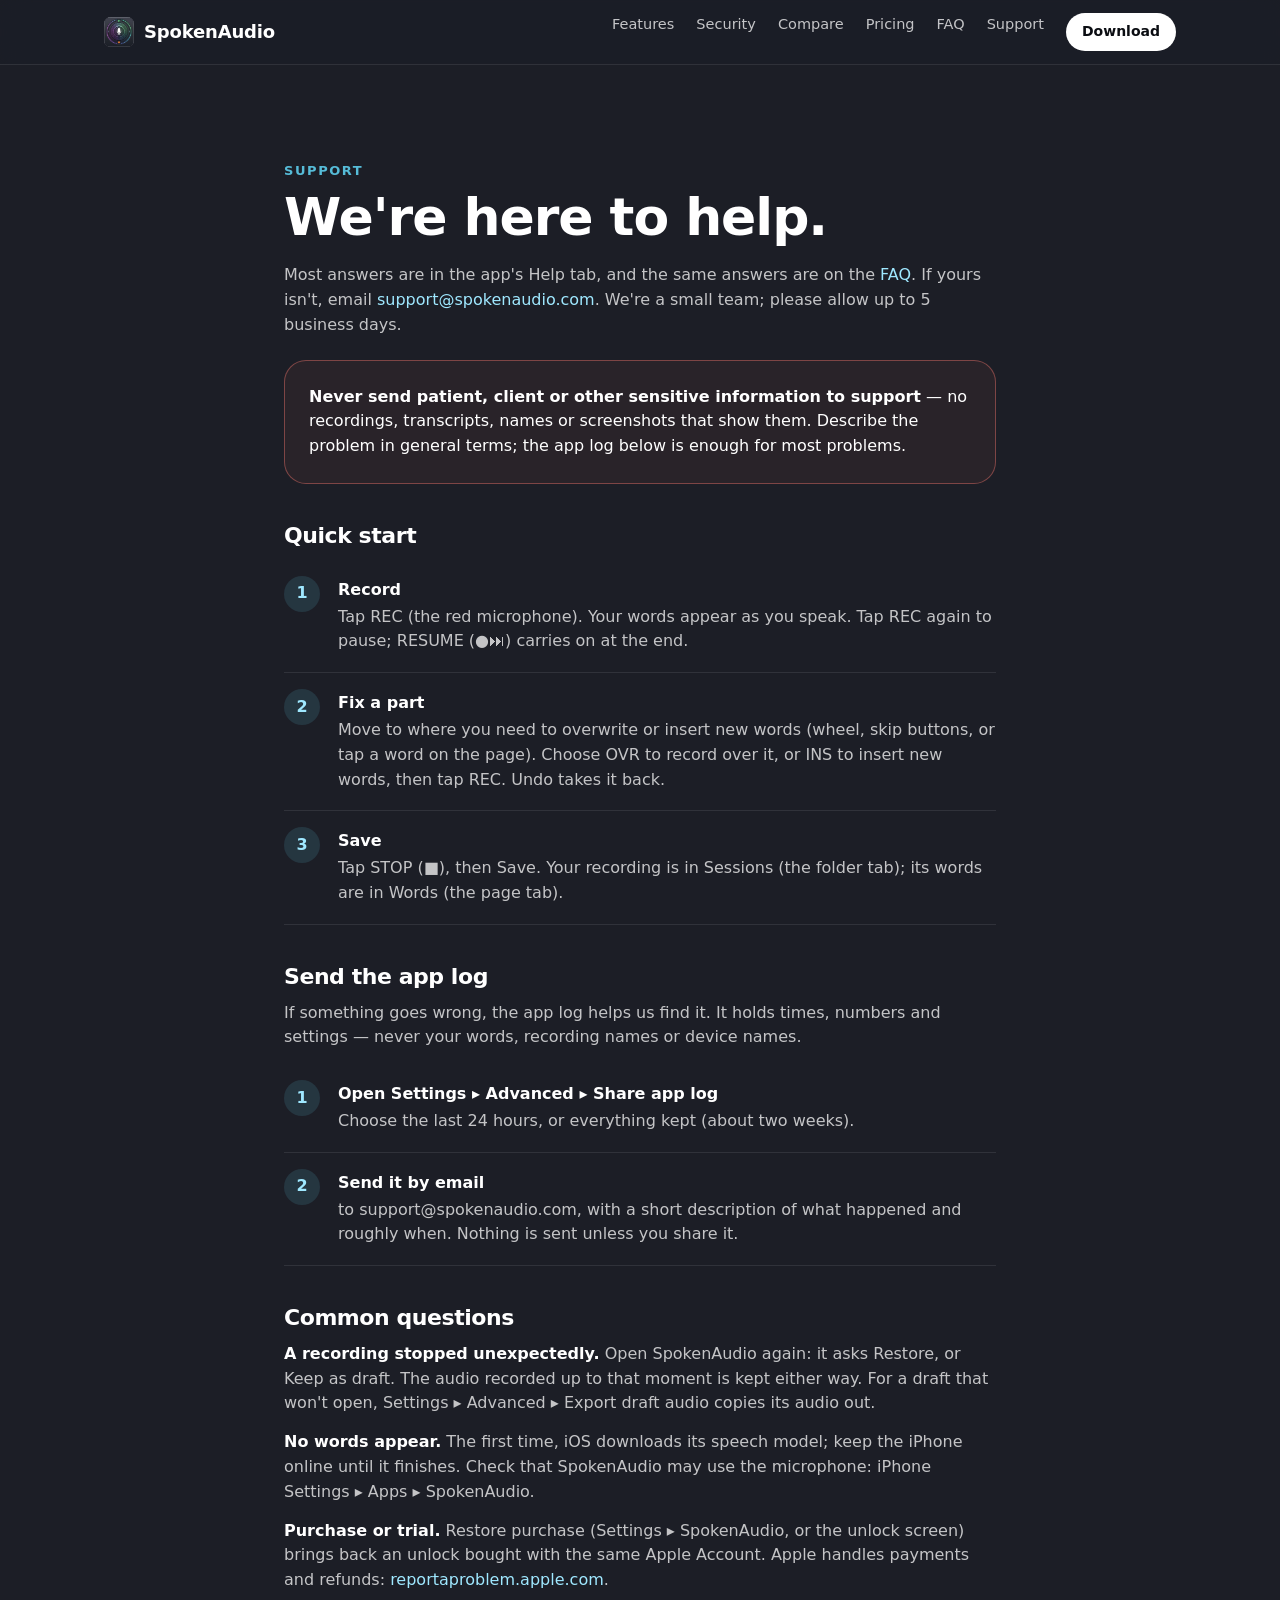
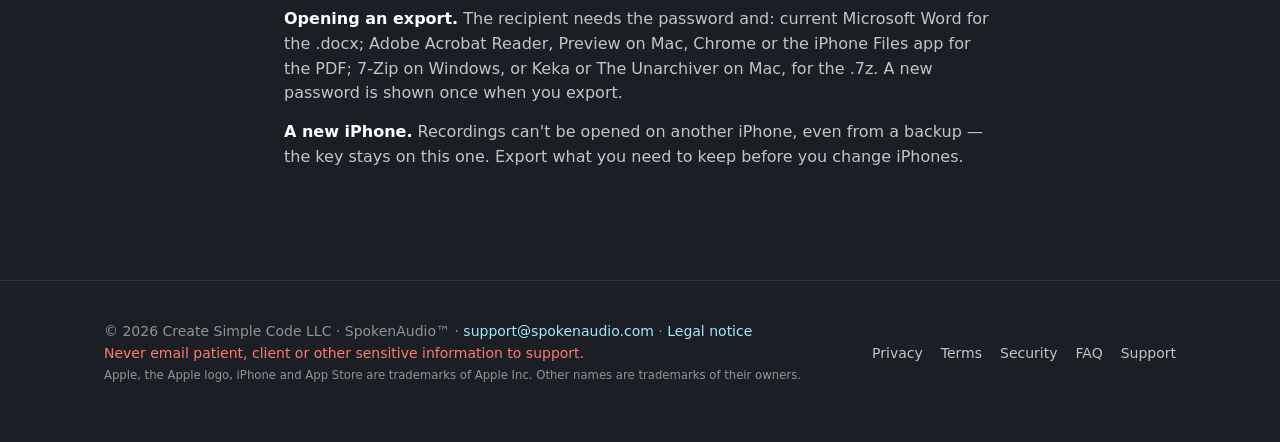
<file: support/index.html>
<!doctype html>
<html lang="en">
<head>
<meta charset="utf-8">
<meta name="viewport" content="width=device-width, initial-scale=1">
<title>Support — SpokenAudio</title>
<meta name="description" content="Help with SpokenAudio: quick start, the app log, common questions and contact.">
<meta name="theme-color" content="#1C1E26">
<link rel="icon" href="/spokenaudio-icon.png">
<link rel="apple-touch-icon" href="/spokenaudio-icon.png">
<meta property="og:title" content="Support — SpokenAudio">
<meta property="og:description" content="Help with SpokenAudio: quick start, the app log, common questions and contact.">
<meta property="og:image" content="https://spokenaudio.com/spokenaudio-icon.png">
<meta name="apple-itunes-app" content="app-id=6761037168">
<link rel="stylesheet" href="/assets/site.css">
</head>
<body>
<header class="nav"><div class="wrap">
<a class="brand" href="/"><img src="/spokenaudio-icon.png" alt="">SpokenAudio</a>
<nav>
<a href="/#features" class="hide-s">Features</a><a href="/#security" class="hide-s">Security</a><a href="/#compare" class="hide-s">Compare</a><a href="/#pricing" class="hide-s">Pricing</a><a href="/faq/" class="">FAQ</a><a href="/support/" class="" aria-current="page">Support</a><a class="cta" href="https://apps.apple.com/app/id6761037168">Download</a>
</nav>
</div></header>
<main>

<section><div class="wrap doc">
<div class="eyebrow">Support</div>
<h1>We're here to help.</h1>
<p>Most answers are in the app's Help tab, and the same answers are on the <a href="/faq/">FAQ</a>. If yours isn't, email <a href="mailto:support@spokenaudio.com">support@spokenaudio.com</a>. We're a small team; please allow up to 5 business days.</p>
<div class="callout warn"><strong>Never send patient, client or other sensitive information to support</strong> — no recordings, transcripts, names or screenshots that show them. Describe the problem in general terms; the app log below is enough for most problems.</div>
<h2>Quick start</h2>
<ol class="steps"><li><b>Record</b>Tap REC (the red microphone). Your words appear as you speak. Tap REC again to pause; RESUME (●⏭) carries on at the end.</li><li><b>Fix a part</b>Move to where you need to overwrite or insert new words (wheel, skip buttons, or tap a word on the page). Choose OVR to record over it, or INS to insert new words, then tap REC. Undo takes it back.</li><li><b>Save</b>Tap STOP (■), then Save. Your recording is in Sessions (the folder tab); its words are in Words (the page tab).</li></ol>
<h2>Send the app log</h2>
<p>If something goes wrong, the app log helps us find it. It holds times, numbers and settings — never your words, recording names or device names.</p>
<ol class="steps">
<li><b>Open Settings ▸ Advanced ▸ Share app log</b>Choose the last 24 hours, or everything kept (about two weeks).</li>
<li><b>Send it by email</b>to support@spokenaudio.com, with a short description of what happened and roughly when. Nothing is sent unless you share it.</li>
</ol>
<h2>Common questions</h2>
<p><strong>A recording stopped unexpectedly.</strong> Open SpokenAudio again: it asks Restore, or Keep as draft. The audio recorded up to that moment is kept either way. For a draft that won't open, Settings ▸ Advanced ▸ Export draft audio copies its audio out.</p>
<p><strong>No words appear.</strong> The first time, iOS downloads its speech model; keep the iPhone online until it finishes. Check that SpokenAudio may use the microphone: iPhone Settings ▸ Apps ▸ SpokenAudio.</p>
<p><strong>Purchase or trial.</strong> Restore purchase (Settings ▸ SpokenAudio, or the unlock screen) brings back an unlock bought with the same Apple Account. Apple handles payments and refunds: <a href="https://reportaproblem.apple.com">reportaproblem.apple.com</a>.</p>
<p><strong>Opening an export.</strong> The recipient needs the password and: current Microsoft Word for the .docx; Adobe Acrobat Reader, Preview on Mac, Chrome or the iPhone Files app for the PDF; 7-Zip on Windows, or Keka or The Unarchiver on Mac, for the .7z. A new password is shown once when you export.</p>
<p><strong>A new iPhone.</strong> Recordings can't be opened on another iPhone, even from a backup — the key stays on this one. Export what you need to keep before you change iPhones.</p>
</div></section>

</main>
<footer><div class="wrap">
<div>© 2026 Create Simple Code LLC · SpokenAudio™ · <a href="mailto:support@spokenaudio.com">support@spokenaudio.com</a> · <a href="/legal/">Legal notice</a><br><span class="warn">Never email patient, client or other sensitive information to support.</span><br><small>Apple, the Apple logo, iPhone and App Store are trademarks of Apple Inc. Other names are trademarks of their owners.</small></div>
<nav><a href="/privacy/">Privacy</a><a href="/terms/">Terms</a><a href="/security/">Security</a><a href="/faq/">FAQ</a><a href="/support/">Support</a></nav>
</div></footer>
</body>
</html>
</file>
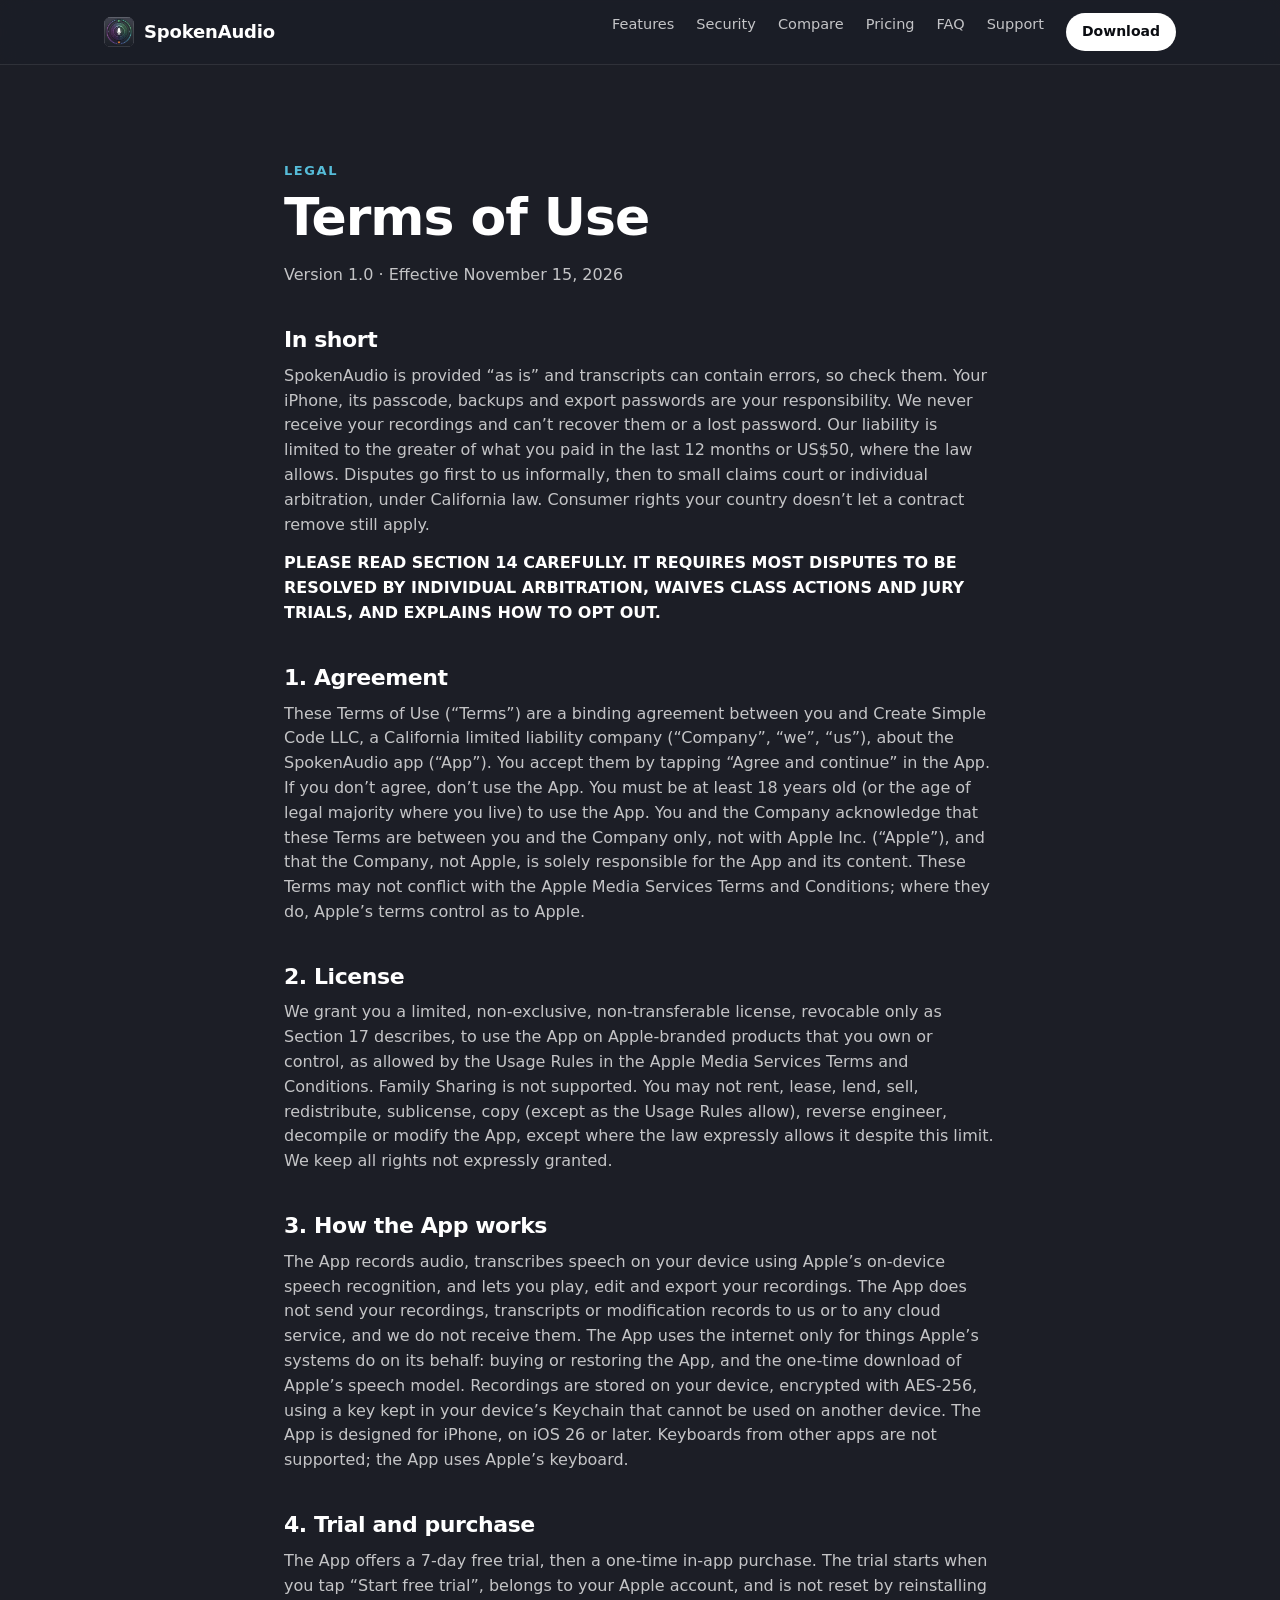
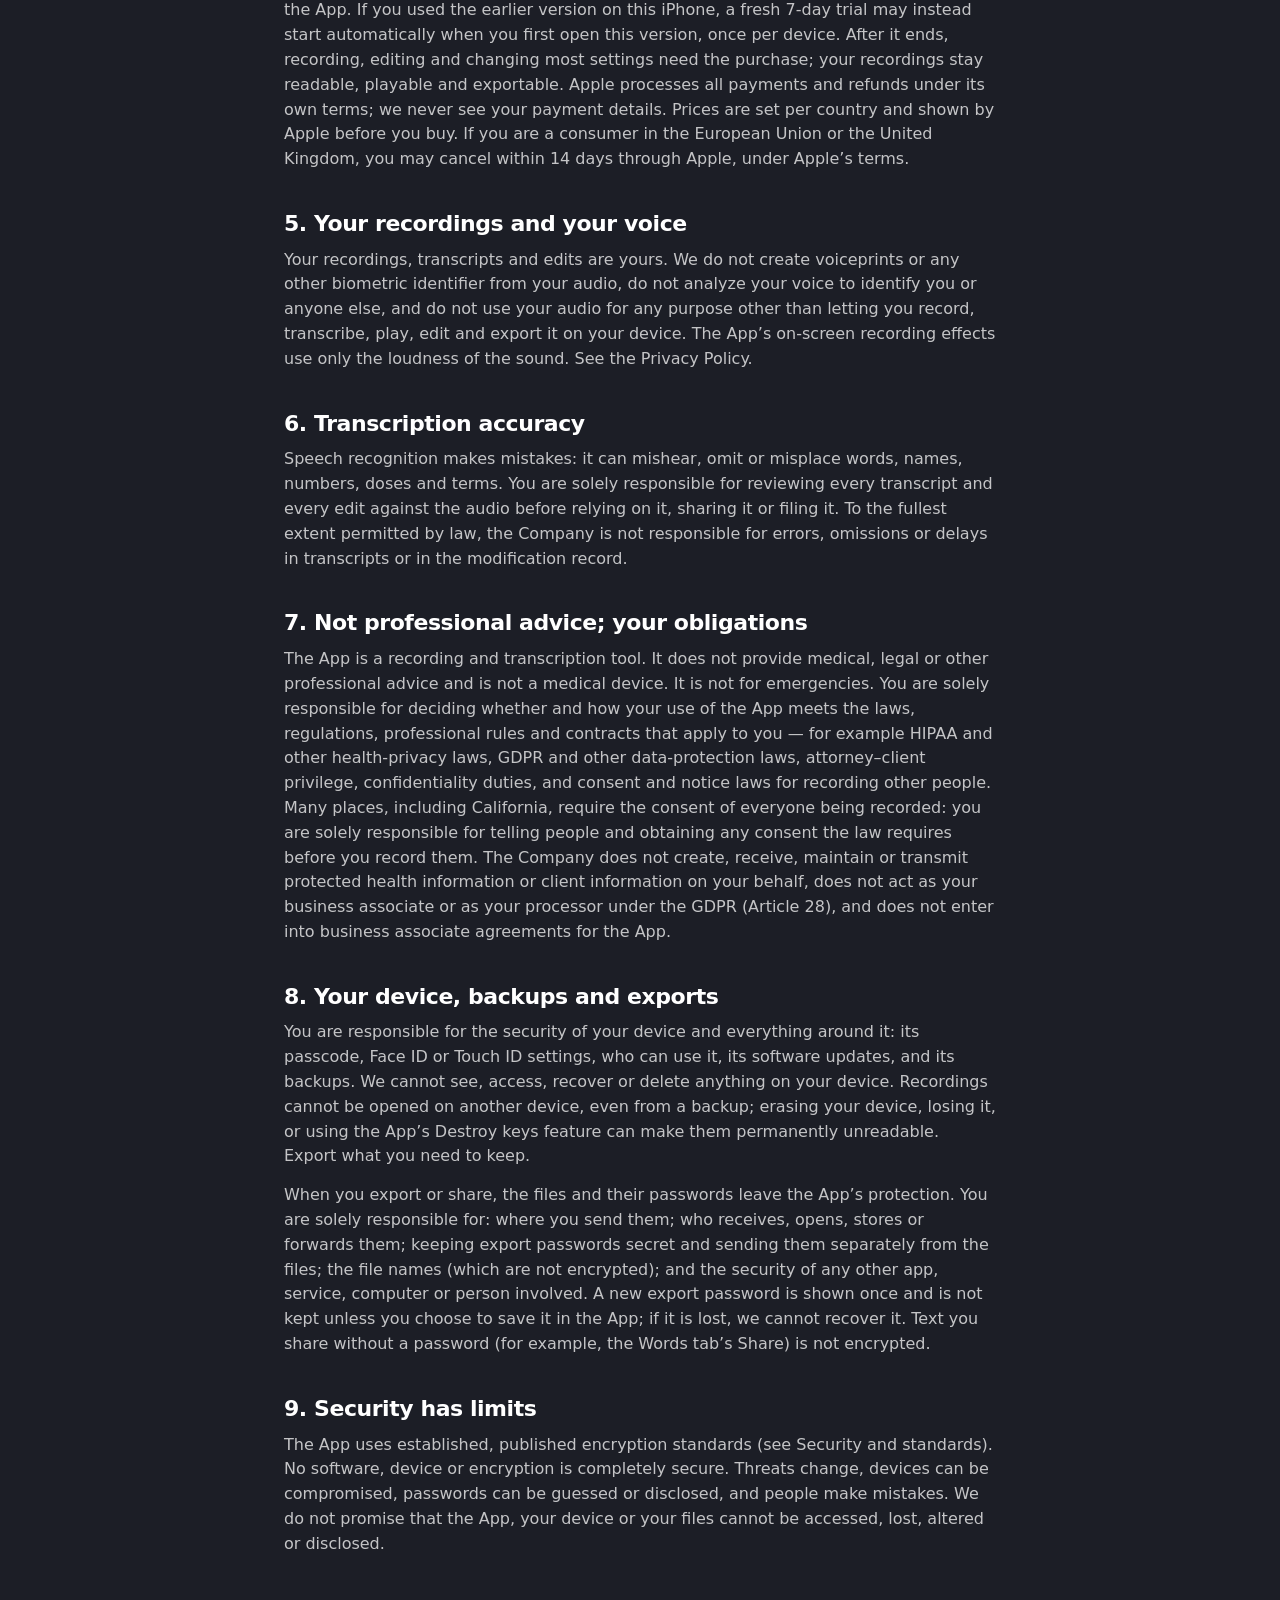
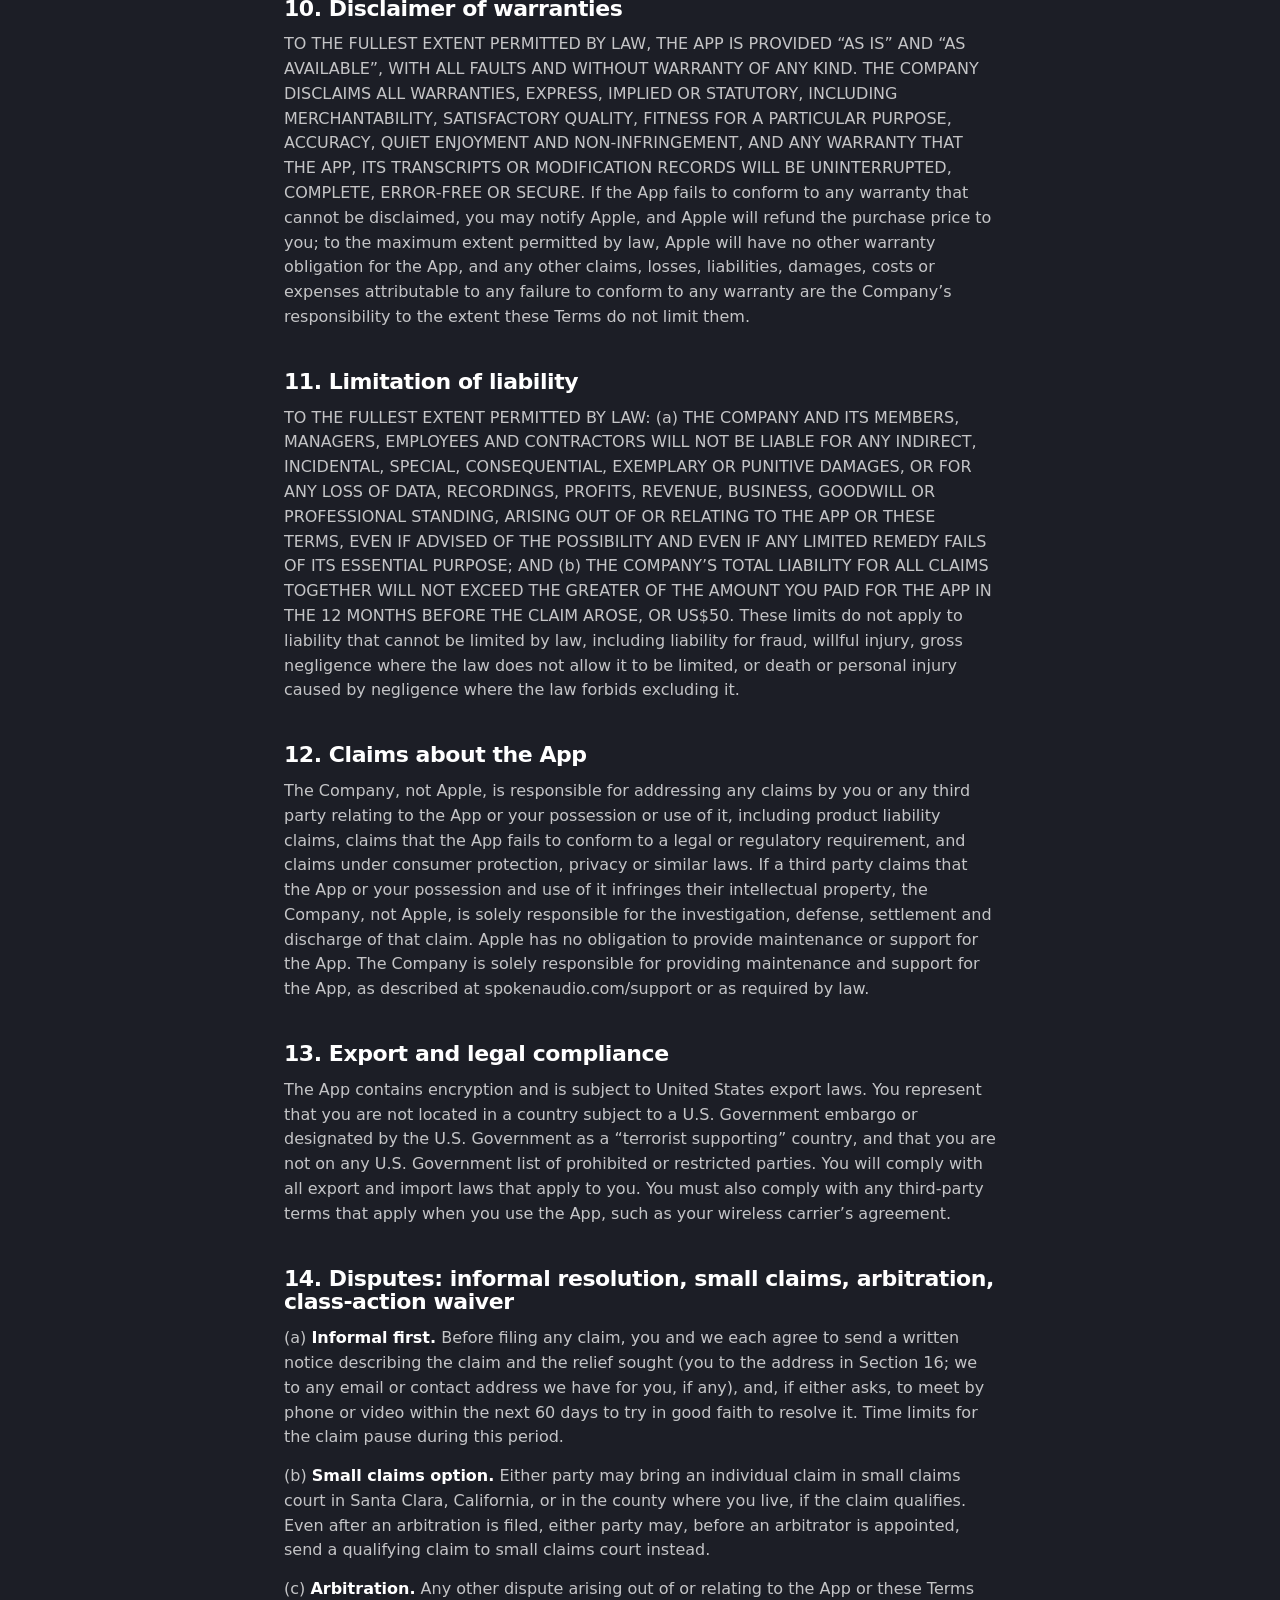
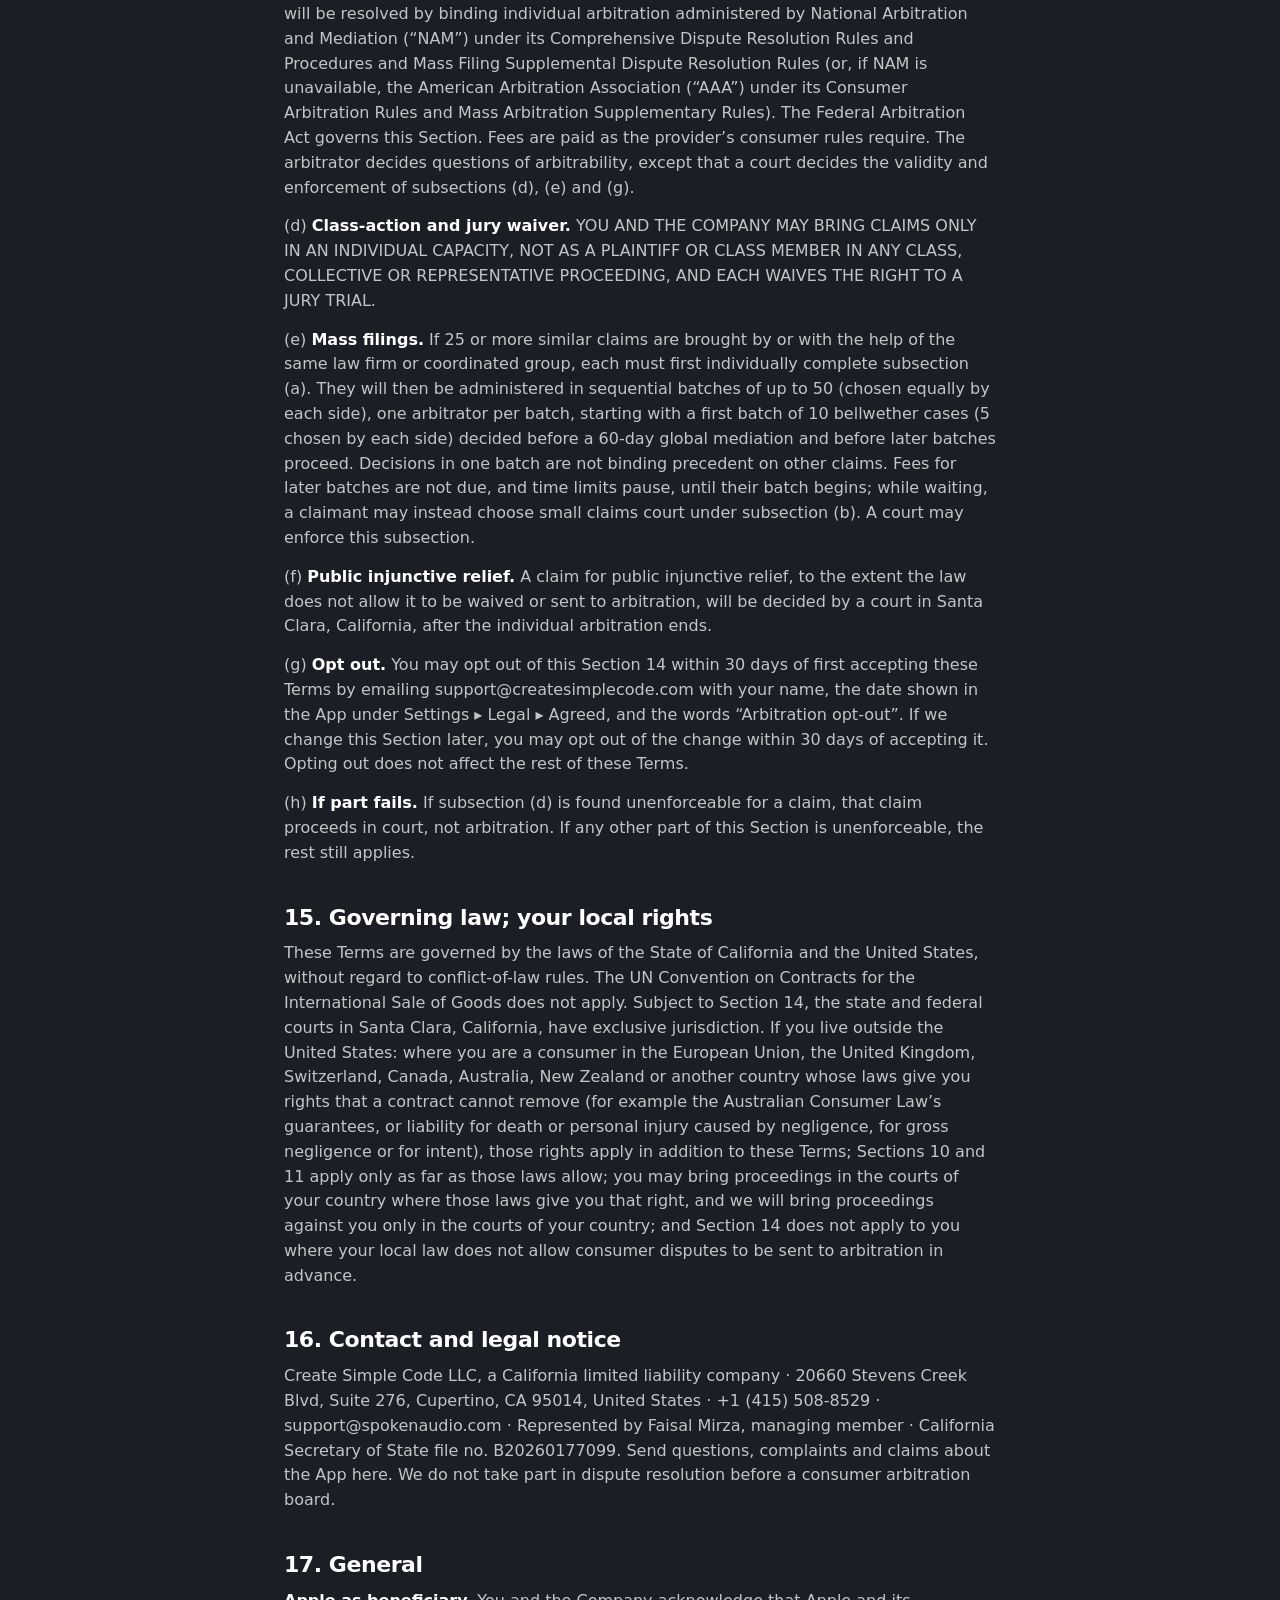
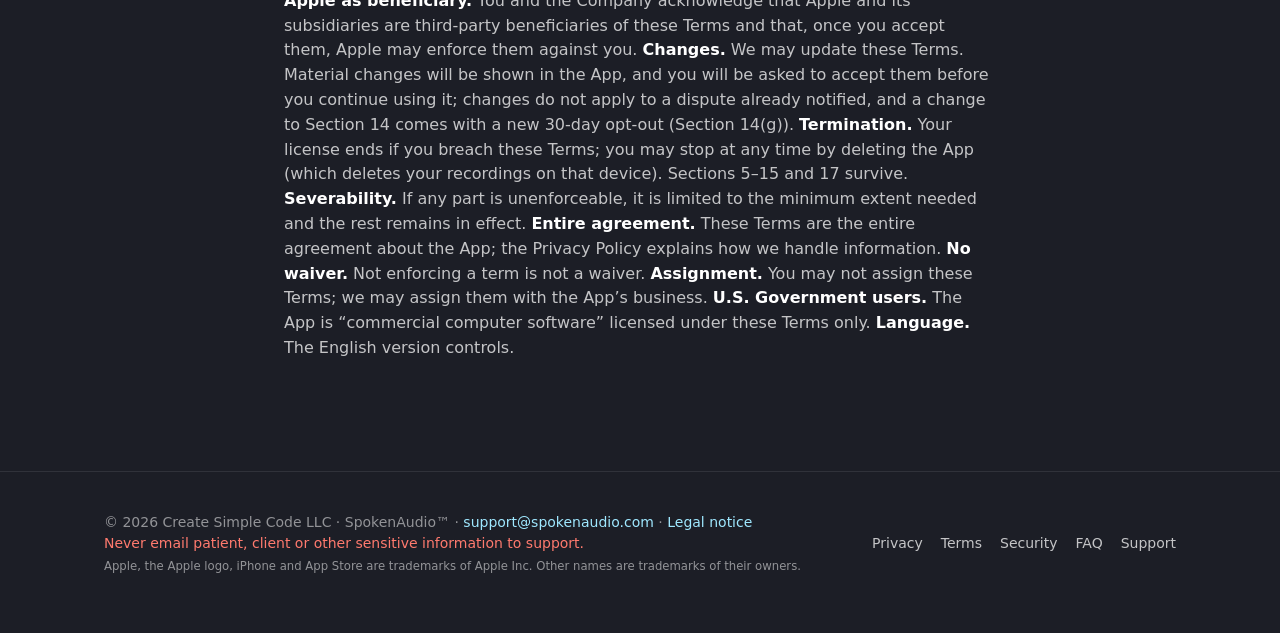
<file: terms/index.html>
<!doctype html>
<html lang="en">
<head>
<meta charset="utf-8">
<meta name="viewport" content="width=device-width, initial-scale=1">
<title>Terms of Use — SpokenAudio</title>
<meta name="description" content="The terms for using SpokenAudio.">
<meta name="theme-color" content="#1C1E26">
<link rel="icon" href="/spokenaudio-icon.png">
<link rel="apple-touch-icon" href="/spokenaudio-icon.png">
<meta property="og:title" content="Terms of Use — SpokenAudio">
<meta property="og:description" content="The terms for using SpokenAudio.">
<meta property="og:image" content="https://spokenaudio.com/spokenaudio-icon.png">
<meta name="apple-itunes-app" content="app-id=6761037168">
<link rel="stylesheet" href="/assets/site.css">
</head>
<body>
<header class="nav"><div class="wrap">
<a class="brand" href="/"><img src="/spokenaudio-icon.png" alt="">SpokenAudio</a>
<nav>
<a href="/#features" class="hide-s">Features</a><a href="/#security" class="hide-s">Security</a><a href="/#compare" class="hide-s">Compare</a><a href="/#pricing" class="hide-s">Pricing</a><a href="/faq/" class="">FAQ</a><a href="/support/" class="">Support</a><a class="cta" href="https://apps.apple.com/app/id6761037168">Download</a>
</nav>
</div></header>
<main>

<section><div class="wrap doc">
<div class="eyebrow">Legal</div>
<h1>Terms of Use</h1>

<p>Version 1.0 · Effective November 15, 2026</p><h2>In short</h2><p>SpokenAudio is provided “as is” and transcripts can contain errors, so check them. Your iPhone, its passcode, backups and export passwords are your responsibility. We never receive your recordings and can’t recover them or a lost password. Our liability is limited to the greater of what you paid in the last 12 months or US$50, where the law allows. Disputes go first to us informally, then to small claims court or individual arbitration, under California law. Consumer rights your country doesn’t let a contract remove still apply.</p><p><strong>PLEASE READ SECTION 14 CAREFULLY. IT REQUIRES MOST DISPUTES TO BE RESOLVED BY INDIVIDUAL ARBITRATION, WAIVES CLASS ACTIONS AND JURY TRIALS, AND EXPLAINS HOW TO OPT OUT.</strong></p><h2>1. Agreement</h2><p>These Terms of Use (“Terms”) are a binding agreement between you and Create Simple Code LLC, a California limited liability company (“Company”, “we”, “us”), about the SpokenAudio app (“App”). You accept them by tapping “Agree and continue” in the App. If you don’t agree, don’t use the App. You must be at least 18 years old (or the age of legal majority where you live) to use the App. You and the Company acknowledge that these Terms are between you and the Company only, not with Apple Inc. (“Apple”), and that the Company, not Apple, is solely responsible for the App and its content. These Terms may not conflict with the Apple Media Services Terms and Conditions; where they do, Apple’s terms control as to Apple.</p><h2>2. License</h2><p>We grant you a limited, non-exclusive, non-transferable license, revocable only as Section 17 describes, to use the App on Apple-branded products that you own or control, as allowed by the Usage Rules in the Apple Media Services Terms and Conditions. Family Sharing is not supported. You may not rent, lease, lend, sell, redistribute, sublicense, copy (except as the Usage Rules allow), reverse engineer, decompile or modify the App, except where the law expressly allows it despite this limit. We keep all rights not expressly granted.</p><h2>3. How the App works</h2><p>The App records audio, transcribes speech on your device using Apple’s on-device speech recognition, and lets you play, edit and export your recordings. The App does not send your recordings, transcripts or modification records to us or to any cloud service, and we do not receive them. The App uses the internet only for things Apple’s systems do on its behalf: buying or restoring the App, and the one-time download of Apple’s speech model. Recordings are stored on your device, encrypted with AES-256, using a key kept in your device’s Keychain that cannot be used on another device. The App is designed for iPhone, on iOS 26 or later. Keyboards from other apps are not supported; the App uses Apple’s keyboard.</p><h2>4. Trial and purchase</h2><p>The App offers a 7-day free trial, then a one-time in-app purchase. The trial starts when you tap “Start free trial”, belongs to your Apple account, and is not reset by reinstalling the App. If you used the earlier version on this iPhone, a fresh 7-day trial may instead start automatically when you first open this version, once per device. After it ends, recording, editing and changing most settings need the purchase; your recordings stay readable, playable and exportable. Apple processes all payments and refunds under its own terms; we never see your payment details. Prices are set per country and shown by Apple before you buy. If you are a consumer in the European Union or the United Kingdom, you may cancel within 14 days through Apple, under Apple’s terms.</p><h2>5. Your recordings and your voice</h2><p>Your recordings, transcripts and edits are yours. We do not create voiceprints or any other biometric identifier from your audio, do not analyze your voice to identify you or anyone else, and do not use your audio for any purpose other than letting you record, transcribe, play, edit and export it on your device. The App’s on-screen recording effects use only the loudness of the sound. See the Privacy Policy.</p><h2>6. Transcription accuracy</h2><p>Speech recognition makes mistakes: it can mishear, omit or misplace words, names, numbers, doses and terms. You are solely responsible for reviewing every transcript and every edit against the audio before relying on it, sharing it or filing it. To the fullest extent permitted by law, the Company is not responsible for errors, omissions or delays in transcripts or in the modification record.</p><h2>7. Not professional advice; your obligations</h2><p>The App is a recording and transcription tool. It does not provide medical, legal or other professional advice and is not a medical device. It is not for emergencies. You are solely responsible for deciding whether and how your use of the App meets the laws, regulations, professional rules and contracts that apply to you — for example HIPAA and other health-privacy laws, GDPR and other data-protection laws, attorney–client privilege, confidentiality duties, and consent and notice laws for recording other people. Many places, including California, require the consent of everyone being recorded: you are solely responsible for telling people and obtaining any consent the law requires before you record them. The Company does not create, receive, maintain or transmit protected health information or client information on your behalf, does not act as your business associate or as your processor under the GDPR (Article 28), and does not enter into business associate agreements for the App.</p><h2>8. Your device, backups and exports</h2><p>You are responsible for the security of your device and everything around it: its passcode, Face ID or Touch ID settings, who can use it, its software updates, and its backups. We cannot see, access, recover or delete anything on your device. Recordings cannot be opened on another device, even from a backup; erasing your device, losing it, or using the App’s Destroy keys feature can make them permanently unreadable. Export what you need to keep.</p><p>When you export or share, the files and their passwords leave the App’s protection. You are solely responsible for: where you send them; who receives, opens, stores or forwards them; keeping export passwords secret and sending them separately from the files; the file names (which are not encrypted); and the security of any other app, service, computer or person involved. A new export password is shown once and is not kept unless you choose to save it in the App; if it is lost, we cannot recover it. Text you share without a password (for example, the Words tab’s Share) is not encrypted.</p><h2>9. Security has limits</h2><p>The App uses established, published encryption standards (see Security and standards). No software, device or encryption is completely secure. Threats change, devices can be compromised, passwords can be guessed or disclosed, and people make mistakes. We do not promise that the App, your device or your files cannot be accessed, lost, altered or disclosed.</p><h2>10. Disclaimer of warranties</h2><p>TO THE FULLEST EXTENT PERMITTED BY LAW, THE APP IS PROVIDED “AS IS” AND “AS AVAILABLE”, WITH ALL FAULTS AND WITHOUT WARRANTY OF ANY KIND. THE COMPANY DISCLAIMS ALL WARRANTIES, EXPRESS, IMPLIED OR STATUTORY, INCLUDING MERCHANTABILITY, SATISFACTORY QUALITY, FITNESS FOR A PARTICULAR PURPOSE, ACCURACY, QUIET ENJOYMENT AND NON-INFRINGEMENT, AND ANY WARRANTY THAT THE APP, ITS TRANSCRIPTS OR MODIFICATION RECORDS WILL BE UNINTERRUPTED, COMPLETE, ERROR-FREE OR SECURE. If the App fails to conform to any warranty that cannot be disclaimed, you may notify Apple, and Apple will refund the purchase price to you; to the maximum extent permitted by law, Apple will have no other warranty obligation for the App, and any other claims, losses, liabilities, damages, costs or expenses attributable to any failure to conform to any warranty are the Company’s responsibility to the extent these Terms do not limit them.</p><h2>11. Limitation of liability</h2><p>TO THE FULLEST EXTENT PERMITTED BY LAW: (a) THE COMPANY AND ITS MEMBERS, MANAGERS, EMPLOYEES AND CONTRACTORS WILL NOT BE LIABLE FOR ANY INDIRECT, INCIDENTAL, SPECIAL, CONSEQUENTIAL, EXEMPLARY OR PUNITIVE DAMAGES, OR FOR ANY LOSS OF DATA, RECORDINGS, PROFITS, REVENUE, BUSINESS, GOODWILL OR PROFESSIONAL STANDING, ARISING OUT OF OR RELATING TO THE APP OR THESE TERMS, EVEN IF ADVISED OF THE POSSIBILITY AND EVEN IF ANY LIMITED REMEDY FAILS OF ITS ESSENTIAL PURPOSE; AND (b) THE COMPANY’S TOTAL LIABILITY FOR ALL CLAIMS TOGETHER WILL NOT EXCEED THE GREATER OF THE AMOUNT YOU PAID FOR THE APP IN THE 12 MONTHS BEFORE THE CLAIM AROSE, OR US$50. These limits do not apply to liability that cannot be limited by law, including liability for fraud, willful injury, gross negligence where the law does not allow it to be limited, or death or personal injury caused by negligence where the law forbids excluding it.</p><h2>12. Claims about the App</h2><p>The Company, not Apple, is responsible for addressing any claims by you or any third party relating to the App or your possession or use of it, including product liability claims, claims that the App fails to conform to a legal or regulatory requirement, and claims under consumer protection, privacy or similar laws. If a third party claims that the App or your possession and use of it infringes their intellectual property, the Company, not Apple, is solely responsible for the investigation, defense, settlement and discharge of that claim. Apple has no obligation to provide maintenance or support for the App. The Company is solely responsible for providing maintenance and support for the App, as described at spokenaudio.com/support or as required by law.</p><h2>13. Export and legal compliance</h2><p>The App contains encryption and is subject to United States export laws. You represent that you are not located in a country subject to a U.S. Government embargo or designated by the U.S. Government as a “terrorist supporting” country, and that you are not on any U.S. Government list of prohibited or restricted parties. You will comply with all export and import laws that apply to you. You must also comply with any third-party terms that apply when you use the App, such as your wireless carrier’s agreement.</p><h2>14. Disputes: informal resolution, small claims, arbitration, class-action waiver</h2><p>(a) <strong>Informal first.</strong> Before filing any claim, you and we each agree to send a written notice describing the claim and the relief sought (you to the address in Section 16; we to any email or contact address we have for you, if any), and, if either asks, to meet by phone or video within the next 60 days to try in good faith to resolve it. Time limits for the claim pause during this period.</p><p>(b) <strong>Small claims option.</strong> Either party may bring an individual claim in small claims court in Santa Clara, California, or in the county where you live, if the claim qualifies. Even after an arbitration is filed, either party may, before an arbitrator is appointed, send a qualifying claim to small claims court instead.</p><p>(c) <strong>Arbitration.</strong> Any other dispute arising out of or relating to the App or these Terms will be resolved by binding individual arbitration administered by National Arbitration and Mediation (“NAM”) under its Comprehensive Dispute Resolution Rules and Procedures and Mass Filing Supplemental Dispute Resolution Rules (or, if NAM is unavailable, the American Arbitration Association (“AAA”) under its Consumer Arbitration Rules and Mass Arbitration Supplementary Rules). The Federal Arbitration Act governs this Section. Fees are paid as the provider’s consumer rules require. The arbitrator decides questions of arbitrability, except that a court decides the validity and enforcement of subsections (d), (e) and (g).</p><p>(d) <strong>Class-action and jury waiver.</strong> YOU AND THE COMPANY MAY BRING CLAIMS ONLY IN AN INDIVIDUAL CAPACITY, NOT AS A PLAINTIFF OR CLASS MEMBER IN ANY CLASS, COLLECTIVE OR REPRESENTATIVE PROCEEDING, AND EACH WAIVES THE RIGHT TO A JURY TRIAL.</p><p>(e) <strong>Mass filings.</strong> If 25 or more similar claims are brought by or with the help of the same law firm or coordinated group, each must first individually complete subsection (a). They will then be administered in sequential batches of up to 50 (chosen equally by each side), one arbitrator per batch, starting with a first batch of 10 bellwether cases (5 chosen by each side) decided before a 60-day global mediation and before later batches proceed. Decisions in one batch are not binding precedent on other claims. Fees for later batches are not due, and time limits pause, until their batch begins; while waiting, a claimant may instead choose small claims court under subsection (b). A court may enforce this subsection.</p><p>(f) <strong>Public injunctive relief.</strong> A claim for public injunctive relief, to the extent the law does not allow it to be waived or sent to arbitration, will be decided by a court in Santa Clara, California, after the individual arbitration ends.</p><p>(g) <strong>Opt out.</strong> You may opt out of this Section 14 within 30 days of first accepting these Terms by emailing support@createsimplecode.com with your name, the date shown in the App under Settings ▸ Legal ▸ Agreed, and the words “Arbitration opt-out”. If we change this Section later, you may opt out of the change within 30 days of accepting it. Opting out does not affect the rest of these Terms.</p><p>(h) <strong>If part fails.</strong> If subsection (d) is found unenforceable for a claim, that claim proceeds in court, not arbitration. If any other part of this Section is unenforceable, the rest still applies.</p><h2>15. Governing law; your local rights</h2><p>These Terms are governed by the laws of the State of California and the United States, without regard to conflict-of-law rules. The UN Convention on Contracts for the International Sale of Goods does not apply. Subject to Section 14, the state and federal courts in Santa Clara, California, have exclusive jurisdiction. If you live outside the United States: where you are a consumer in the European Union, the United Kingdom, Switzerland, Canada, Australia, New Zealand or another country whose laws give you rights that a contract cannot remove (for example the Australian Consumer Law’s guarantees, or liability for death or personal injury caused by negligence, for gross negligence or for intent), those rights apply in addition to these Terms; Sections 10 and 11 apply only as far as those laws allow; you may bring proceedings in the courts of your country where those laws give you that right, and we will bring proceedings against you only in the courts of your country; and Section 14 does not apply to you where your local law does not allow consumer disputes to be sent to arbitration in advance.</p><h2>16. Contact and legal notice</h2><p>Create Simple Code LLC, a California limited liability company · 20660 Stevens Creek Blvd, Suite 276, Cupertino, CA 95014, United States · +1 (415) 508-8529 · support@spokenaudio.com · Represented by Faisal Mirza, managing member · California Secretary of State file no. B20260177099. Send questions, complaints and claims about the App here. We do not take part in dispute resolution before a consumer arbitration board.</p><h2>17. General</h2><p><strong>Apple as beneficiary.</strong> You and the Company acknowledge that Apple and its subsidiaries are third-party beneficiaries of these Terms and that, once you accept them, Apple may enforce them against you. <strong>Changes.</strong> We may update these Terms. Material changes will be shown in the App, and you will be asked to accept them before you continue using it; changes do not apply to a dispute already notified, and a change to Section 14 comes with a new 30-day opt-out (Section 14(g)). <strong>Termination.</strong> Your license ends if you breach these Terms; you may stop at any time by deleting the App (which deletes your recordings on that device). Sections 5–15 and 17 survive. <strong>Severability.</strong> If any part is unenforceable, it is limited to the minimum extent needed and the rest remains in effect. <strong>Entire agreement.</strong> These Terms are the entire agreement about the App; the Privacy Policy explains how we handle information. <strong>No waiver.</strong> Not enforcing a term is not a waiver. <strong>Assignment.</strong> You may not assign these Terms; we may assign them with the App’s business. <strong>U.S. Government users.</strong> The App is “commercial computer software” licensed under these Terms only. <strong>Language.</strong> The English version controls.</p>
</div></section>

</main>
<footer><div class="wrap">
<div>© 2026 Create Simple Code LLC · SpokenAudio™ · <a href="mailto:support@spokenaudio.com">support@spokenaudio.com</a> · <a href="/legal/">Legal notice</a><br><span class="warn">Never email patient, client or other sensitive information to support.</span><br><small>Apple, the Apple logo, iPhone and App Store are trademarks of Apple Inc. Other names are trademarks of their owners.</small></div>
<nav><a href="/privacy/">Privacy</a><a href="/terms/">Terms</a><a href="/security/">Security</a><a href="/faq/">FAQ</a><a href="/support/">Support</a></nav>
</div></footer>
</body>
</html>
</file>
<file: assets/site.css>
/* SpokenAudio website — 2026-11 (canvas AH6). One stylesheet for every page. */
:root{
  --bg:#1C1E26; --bg-deep:#0B0D12; --panel:#15171C; --panel-2:#1A1C22;
  --line:rgba(255,255,255,.09); --ink:#FFFFFF; --ink-2:rgba(255,255,255,.74); --ink-3:rgba(255,255,255,.52);
  --cyan:#56BCD8; --cyan-hi:#9FE8FF; --blue:#6C8FE0; --green:#34E57A; --amber:#E0A94A;
  --red:#FF453A; --coral:#FF7A6E; --violet:#8078DE; --teal:#5ED4D4;
  --radius:22px; --max:1120px;
}
*{box-sizing:border-box}
html{scroll-behavior:smooth}
@media (prefers-reduced-motion:reduce){html{scroll-behavior:auto}*{animation:none!important;transition:none!important}}
body{margin:0;background:var(--bg);color:var(--ink);font:16px/1.55 -apple-system,"SF Pro Text",system-ui,"Segoe UI",Roboto,sans-serif;-webkit-font-smoothing:antialiased}
a{color:var(--cyan-hi);text-decoration:none}
a:hover{text-decoration:underline}
img{max-width:100%;display:block}
.wrap{max-width:var(--max);margin:0 auto;padding:0 24px}
h1,h2,h3{font-family:-apple-system,"SF Pro Display",system-ui,sans-serif;letter-spacing:-.02em;line-height:1.08;margin:0}
h1{font-size:clamp(40px,6.2vw,68px);font-weight:750}
h2{font-size:clamp(30px,4.2vw,46px);font-weight:720}
h3{font-size:19px;font-weight:650;letter-spacing:-.01em;line-height:1.25}
p{margin:0}
.eyebrow{font-size:13px;font-weight:700;letter-spacing:.12em;text-transform:uppercase;color:var(--cyan)}
.lead{font-size:clamp(17px,1.6vw,19px);color:var(--ink-2);max-width:640px}
.muted{color:var(--ink-3)}
section{padding:96px 0}
section.tight{padding:64px 0}
.center{text-align:center}
.center .lead{margin-left:auto;margin-right:auto}

/* nav */
.nav{position:sticky;top:0;z-index:20;background:rgba(28,30,38,.82);backdrop-filter:saturate(1.4) blur(16px);-webkit-backdrop-filter:saturate(1.4) blur(16px);border-bottom:1px solid var(--line)}
.nav .wrap{display:flex;align-items:center;gap:28px;height:64px}
.brand{display:flex;align-items:center;gap:10px;color:var(--ink);font-weight:700;font-size:18px;letter-spacing:-.01em}
.brand img{width:30px;height:30px;border-radius:7px}
.brand:hover{text-decoration:none}
.nav nav{display:flex;gap:22px;margin-left:auto;font-size:14.5px}
.nav nav a{color:var(--ink-2)}
.nav nav a:hover{color:var(--ink);text-decoration:none}
.nav .cta{padding:8px 16px;border-radius:999px;background:var(--ink);color:#0B0D12;font-weight:650;font-size:14px}
.nav .cta:hover{text-decoration:none;opacity:.9}
@media (max-width:860px){.nav nav a.hide-s{display:none}}
@media (max-width:560px){.nav nav{gap:14px}.nav nav a:not(.cta){display:none}}

/* buttons */
.appstore{display:inline-flex;align-items:center;gap:12px;padding:12px 22px 12px 18px;border-radius:14px;background:#000;border:1px solid rgba(255,255,255,.28);color:#fff}
.appstore:hover{text-decoration:none;border-color:rgba(255,255,255,.6)}
.appstore svg{width:26px;height:26px;fill:#fff}
.appstore small{display:block;font-size:11px;line-height:1;opacity:.85}
.appstore b{display:block;font-size:21px;line-height:1.1;font-weight:600;letter-spacing:-.01em}

/* hero */
.hero{padding:72px 0 88px;background:radial-gradient(1100px 520px at 75% 0%,rgba(86,188,216,.16),transparent 62%),radial-gradient(800px 480px at 0% 30%,rgba(108,143,224,.12),transparent 60%)}
.hero .wrap{display:grid;grid-template-columns:1.15fr .85fr;gap:56px;align-items:center}
.hero h1 .live{color:var(--cyan-hi)}
.hero .badge{display:inline-flex;gap:8px;align-items:center;font-size:13.5px;color:var(--ink-2);padding:6px 12px;border:1px solid var(--line);border-radius:999px;margin-bottom:22px}
.hero .badge i{width:8px;height:8px;border-radius:50%;background:var(--red);box-shadow:0 0 10px var(--red)}
.hero .tagline{font-size:20px;font-weight:600;color:var(--ink);margin:18px 0 12px}
.price-row{display:flex;flex-wrap:wrap;align-items:center;gap:18px 28px;margin:30px 0 14px}
.price{font-size:46px;font-weight:750;letter-spacing:-.03em;line-height:1}
.price small{display:block;font-size:14px;font-weight:600;letter-spacing:0;color:var(--ink-2);margin-top:6px}
.fineprint{font-size:13px;color:var(--ink-3)}
.chips{display:flex;gap:12px;margin-top:22px;flex-wrap:wrap}
.chip{display:flex;align-items:center;gap:10px;padding:10px 14px;border-radius:14px;background:rgba(255,255,255,.05);border:1px solid var(--line);font-size:13px;color:var(--ink-2)}
.chip b{display:block;color:var(--ink);font-size:14px}
@media (max-width:900px){.hero .wrap{grid-template-columns:1fr}.hero .phone{margin:0 auto}}

/* phone mock (replace with screen recordings: <video> in .phone .screen) */
.phone{width:min(320px,82vw);aspect-ratio:9/19.3;border-radius:46px;padding:11px;background:linear-gradient(160deg,#3a3d46,#15171c);box-shadow:0 30px 80px rgba(0,0,0,.55),inset 0 0 0 1px rgba(255,255,255,.12)}
.phone .screen{position:relative;height:100%;border-radius:36px;overflow:hidden;background:var(--bg-deep);display:flex;flex-direction:column;font-size:12.5px}
.phone video{width:100%;height:100%;object-fit:cover}
.screen .status{display:flex;justify-content:space-between;padding:12px 22px 6px;font-weight:600;font-size:12px}
.screen .title{padding:6px 18px;display:flex;justify-content:space-between;align-items:center;color:var(--ink-2);font-size:11px;letter-spacing:.04em}
.screen .mode{font-weight:800;font-size:11px;padding:2px 8px;border-radius:7px;letter-spacing:.06em}
.mode.rec{background:rgba(255,69,58,.18);color:var(--coral)}
.mode.ovr{background:rgba(224,169,74,.18);color:var(--amber)}
.mode.ins{background:rgba(52,229,122,.15);color:var(--green)}
.screen .text{padding:10px 18px;line-height:1.55;color:var(--ink-2);flex:1}
.screen .text mark{background:none;color:var(--cyan-hi);font-weight:600}
.screen .text .ovr{color:var(--amber);font-weight:600}
.screen .text .ins{color:var(--green);font-weight:600}
.screen .wheel{margin:0 auto 14px;width:132px;height:132px;border-radius:50%;background:conic-gradient(from 0deg,var(--cyan),var(--blue),var(--violet),var(--teal),var(--cyan));padding:9px}
.screen .wheel::after{content:"";display:block;width:100%;height:100%;border-radius:50%;background:radial-gradient(circle at 50% 40%,#2a2d36,#111318)}
.screen .wheel.rec{animation:spin 12s linear infinite}
@keyframes spin{to{transform:rotate(360deg)}}
.screen .tabs{display:flex;justify-content:space-around;padding:10px 6px 18px;border-top:1px solid var(--line);font-size:10px;color:var(--ink-3)}
.screen .tabs span:first-child{color:var(--cyan-hi)}

/* cards & grids */
.grid{display:grid;gap:18px}
.g4{grid-template-columns:repeat(4,1fr)}
.g3{grid-template-columns:repeat(3,1fr)}
.g2{grid-template-columns:repeat(2,1fr)}
@media (max-width:980px){.g4{grid-template-columns:repeat(2,1fr)}.g3{grid-template-columns:repeat(2,1fr)}}
@media (max-width:620px){.g4,.g3,.g2{grid-template-columns:1fr}}
.card{background:var(--panel);border:1px solid var(--line);border-radius:var(--radius);padding:26px}
.card .ico{font-size:24px;margin-bottom:14px}
.card h3{margin-bottom:8px}
.card p{color:var(--ink-2);font-size:15px}
.card .lock{margin-top:14px;font-size:12.5px;font-weight:650;color:var(--cyan)}
.sec-head{margin-bottom:42px}
.sec-head h2{margin:10px 0 16px}

/* chains (security) */
.chains{display:grid;grid-template-columns:1fr 1fr;gap:22px;margin:40px 0 46px}
@media (max-width:760px){.chains{grid-template-columns:1fr}}
.chain{border-radius:var(--radius);padding:24px;border:1px solid var(--line)}
.chain.cloud{background:rgba(255,122,110,.06)}
.chain.ours{background:rgba(52,229,122,.06)}
.chain h3{margin-bottom:16px}
.chain ol{list-style:none;margin:0;padding:0}
.chain li{position:relative;padding:12px 14px;margin-bottom:12px;border-radius:12px;background:rgba(255,255,255,.04);font-size:15px}
.chain li:not(:last-child)::after{content:"↓";position:absolute;left:50%;bottom:-17px;transform:translateX(-50%);font-size:13px;color:var(--ink-3)}
.chain li em{display:block;font-style:normal;font-size:12.5px;margin-top:2px}
.chain.cloud li em{color:var(--coral)}
.chain.ours li em{color:var(--green)}

/* edit by voice */
.split{display:grid;grid-template-columns:1fr 1fr;gap:56px;align-items:center}
@media (max-width:900px){.split{grid-template-columns:1fr}}
.bullets{list-style:none;padding:0;margin:26px 0 0}
.bullets li{padding:12px 0;border-top:1px solid var(--line);color:var(--ink-2)}
.bullets li b{color:var(--ink)}
.phones{display:flex;gap:18px;justify-content:center;flex-wrap:wrap}
.phones .phone{width:min(240px,42vw)}
.phones .phone .screen{font-size:10.5px}
.tag{display:inline-block;font-size:12px;font-weight:800;letter-spacing:.06em;padding:1px 7px;border-radius:7px;vertical-align:1px}
.tag.ovr{background:rgba(224,169,74,.18);color:var(--amber)}
.tag.ins{background:rgba(52,229,122,.15);color:var(--green)}

/* table */
.table-wrap{overflow-x:auto;border-radius:var(--radius);border:1px solid var(--line);background:var(--panel)}
table{width:100%;border-collapse:collapse;font-size:14.5px}
th,td{text-align:left;padding:14px 16px;border-bottom:1px solid var(--line);vertical-align:top}
th{font-size:12.5px;letter-spacing:.06em;text-transform:uppercase;color:var(--ink-3);font-weight:650}
tr:last-child td{border-bottom:0}
td.us{color:var(--ink);font-weight:600;background:rgba(86,188,216,.06)}
th.us{color:var(--cyan)}
.yes{color:var(--green)} .no{color:var(--coral)} .some{color:var(--amber)}
.note{font-size:13px;color:var(--ink-3);margin-top:14px}

/* pricing */
.pricing{max-width:520px;margin:0 auto;text-align:left;background:linear-gradient(180deg,rgba(86,188,216,.12),rgba(21,23,28,.9) 45%);border:1px solid rgba(86,188,216,.35);border-radius:28px;padding:36px}
.pricing .price{font-size:60px}
.pricing ul{list-style:none;padding:0;margin:26px 0}
.pricing li{padding:8px 0 8px 28px;position:relative;color:var(--ink-2)}
.pricing li::before{content:"✓";position:absolute;left:0;color:var(--green);font-weight:700}
.btn{display:inline-block;padding:14px 24px;border-radius:14px;background:var(--cyan);color:#071016;font-weight:700}
.btn:hover{text-decoration:none;filter:brightness(1.08)}

/* faq */
details{border-bottom:1px solid var(--line)}
details summary{cursor:pointer;list-style:none;padding:18px 34px 18px 0;font-weight:600;font-size:17px;position:relative}
details summary::-webkit-details-marker{display:none}
details summary::after{content:"+";position:absolute;right:4px;top:15px;font-size:22px;color:var(--ink-3);font-weight:400}
details[open] summary::after{content:"–"}
details .a{padding:0 0 20px;color:var(--ink-2)}
details .a p+p,details .a p+ul,details .a ul+p{margin-top:10px}
details .a ul{margin:10px 0 0;padding-left:20px}
details .a li{margin:6px 0}
details.warn summary{color:var(--amber)}
.faq-topic{margin-top:56px}
.faq-topic h2{font-size:26px;margin-bottom:8px}
.search{width:100%;max-width:560px;padding:14px 18px;border-radius:14px;border:1px solid var(--line);background:var(--panel);color:var(--ink);font-size:16px;margin-top:28px}
.search:focus{outline:2px solid var(--cyan);outline-offset:1px}
.toc{display:flex;flex-wrap:wrap;gap:10px;margin-top:22px}
.toc a{padding:7px 13px;border-radius:999px;border:1px solid var(--line);font-size:13.5px;color:var(--ink-2)}
.toc a:hover{color:var(--ink);text-decoration:none;border-color:rgba(255,255,255,.3)}

/* legal / doc pages */
.doc{max-width:760px}
.doc h1{font-size:clamp(36px,5vw,52px);margin:8px 0 18px}
.doc h2{font-size:22px;margin:40px 0 12px}
.doc p{color:var(--ink-2);margin:0 0 14px}
.doc strong{color:var(--ink)}
.draft{background:rgba(224,169,74,.12);border:1px solid rgba(224,169,74,.45);color:var(--amber);border-radius:14px;padding:12px 16px;font-size:14px;margin:18px 0 26px}
.steps{counter-reset:s;list-style:none;padding:0;margin:0}
.steps li{counter-increment:s;position:relative;padding:18px 0 18px 54px;border-bottom:1px solid var(--line);color:var(--ink-2)}
.steps li::before{content:counter(s);position:absolute;left:0;top:16px;width:36px;height:36px;border-radius:50%;background:rgba(86,188,216,.15);color:var(--cyan-hi);display:grid;place-items:center;font-weight:700}
.steps li b{display:block;color:var(--ink);margin-bottom:2px}
.callout{background:var(--panel);border:1px solid var(--line);border-radius:var(--radius);padding:24px;margin:22px 0}
.callout.warn{border-color:rgba(255,122,110,.4);background:rgba(255,122,110,.06)}

/* footer */
footer{border-top:1px solid var(--line);padding:40px 0 56px;color:var(--ink-3);font-size:14px}
footer .wrap{display:flex;flex-wrap:wrap;gap:14px 28px;align-items:center;justify-content:space-between}
footer nav{display:flex;gap:18px;flex-wrap:wrap}
footer nav a{color:var(--ink-2)}
footer .warn{color:var(--coral)}
</file>
